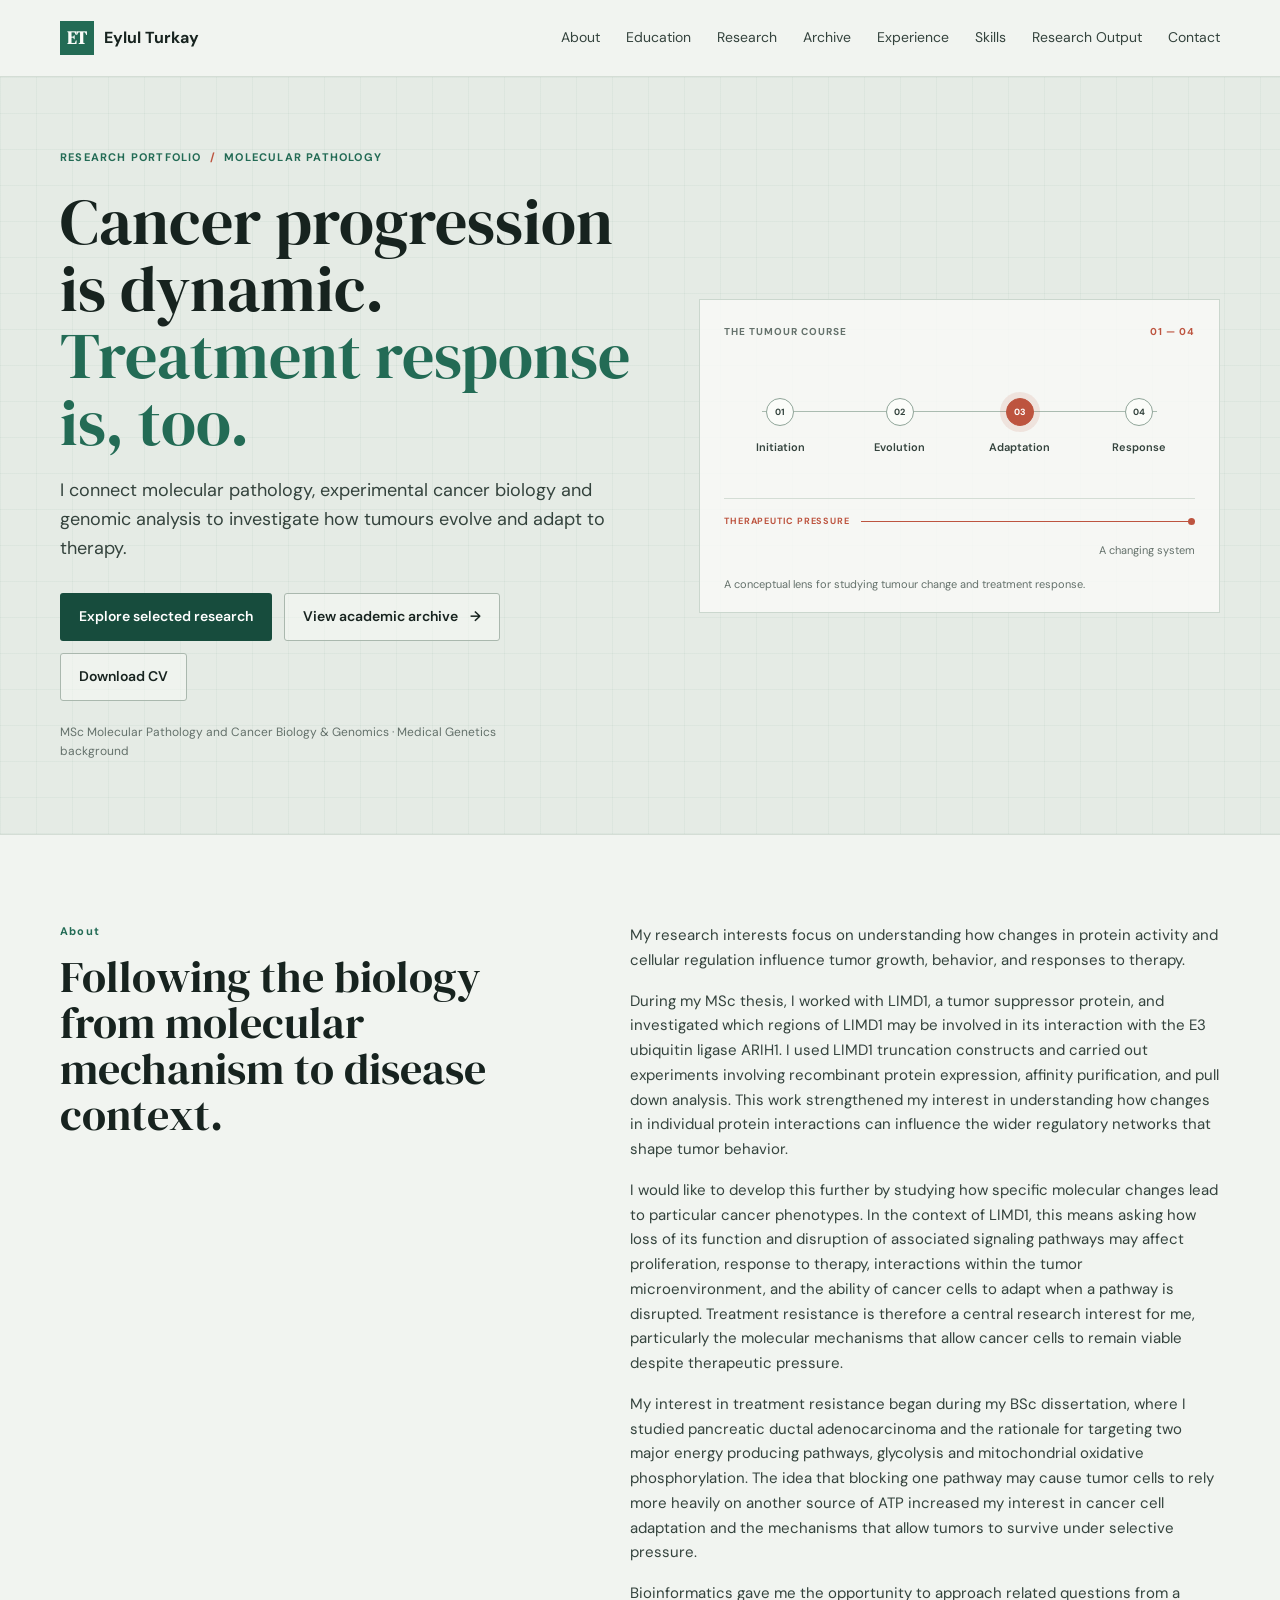
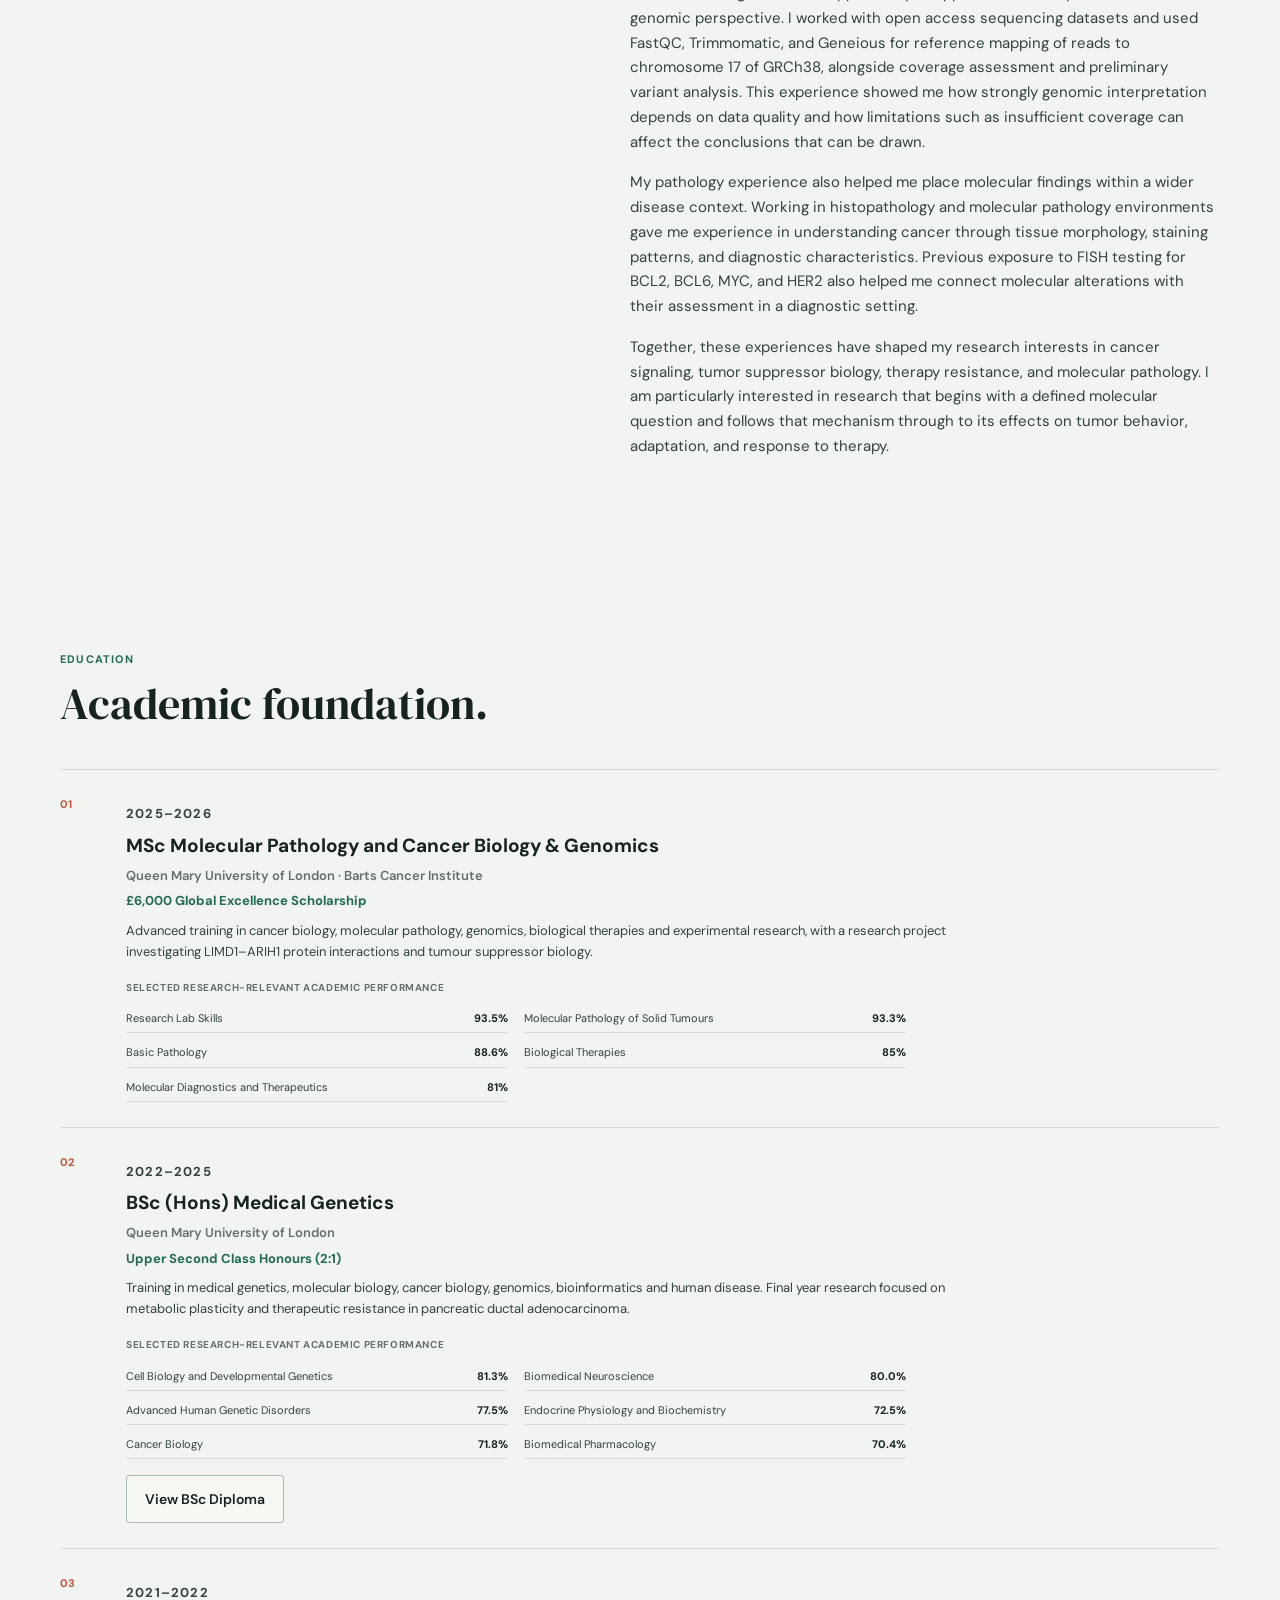
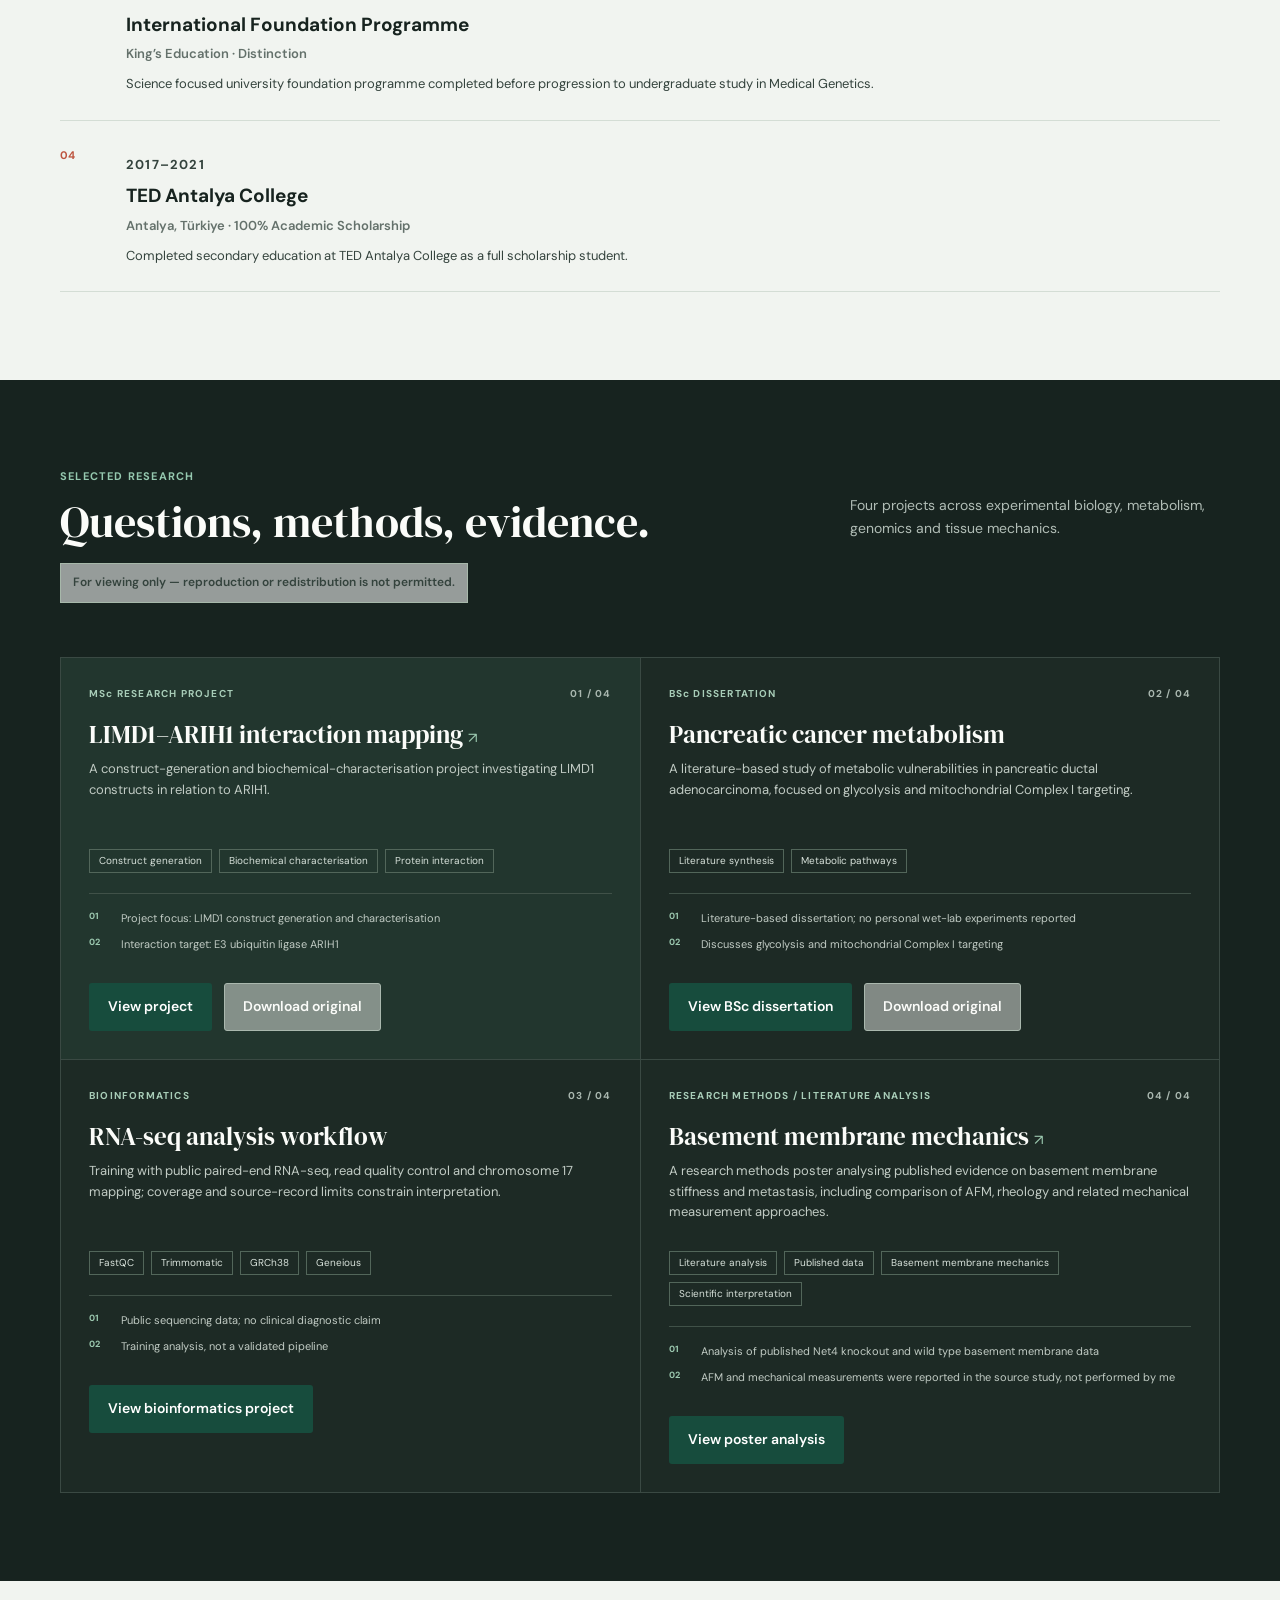
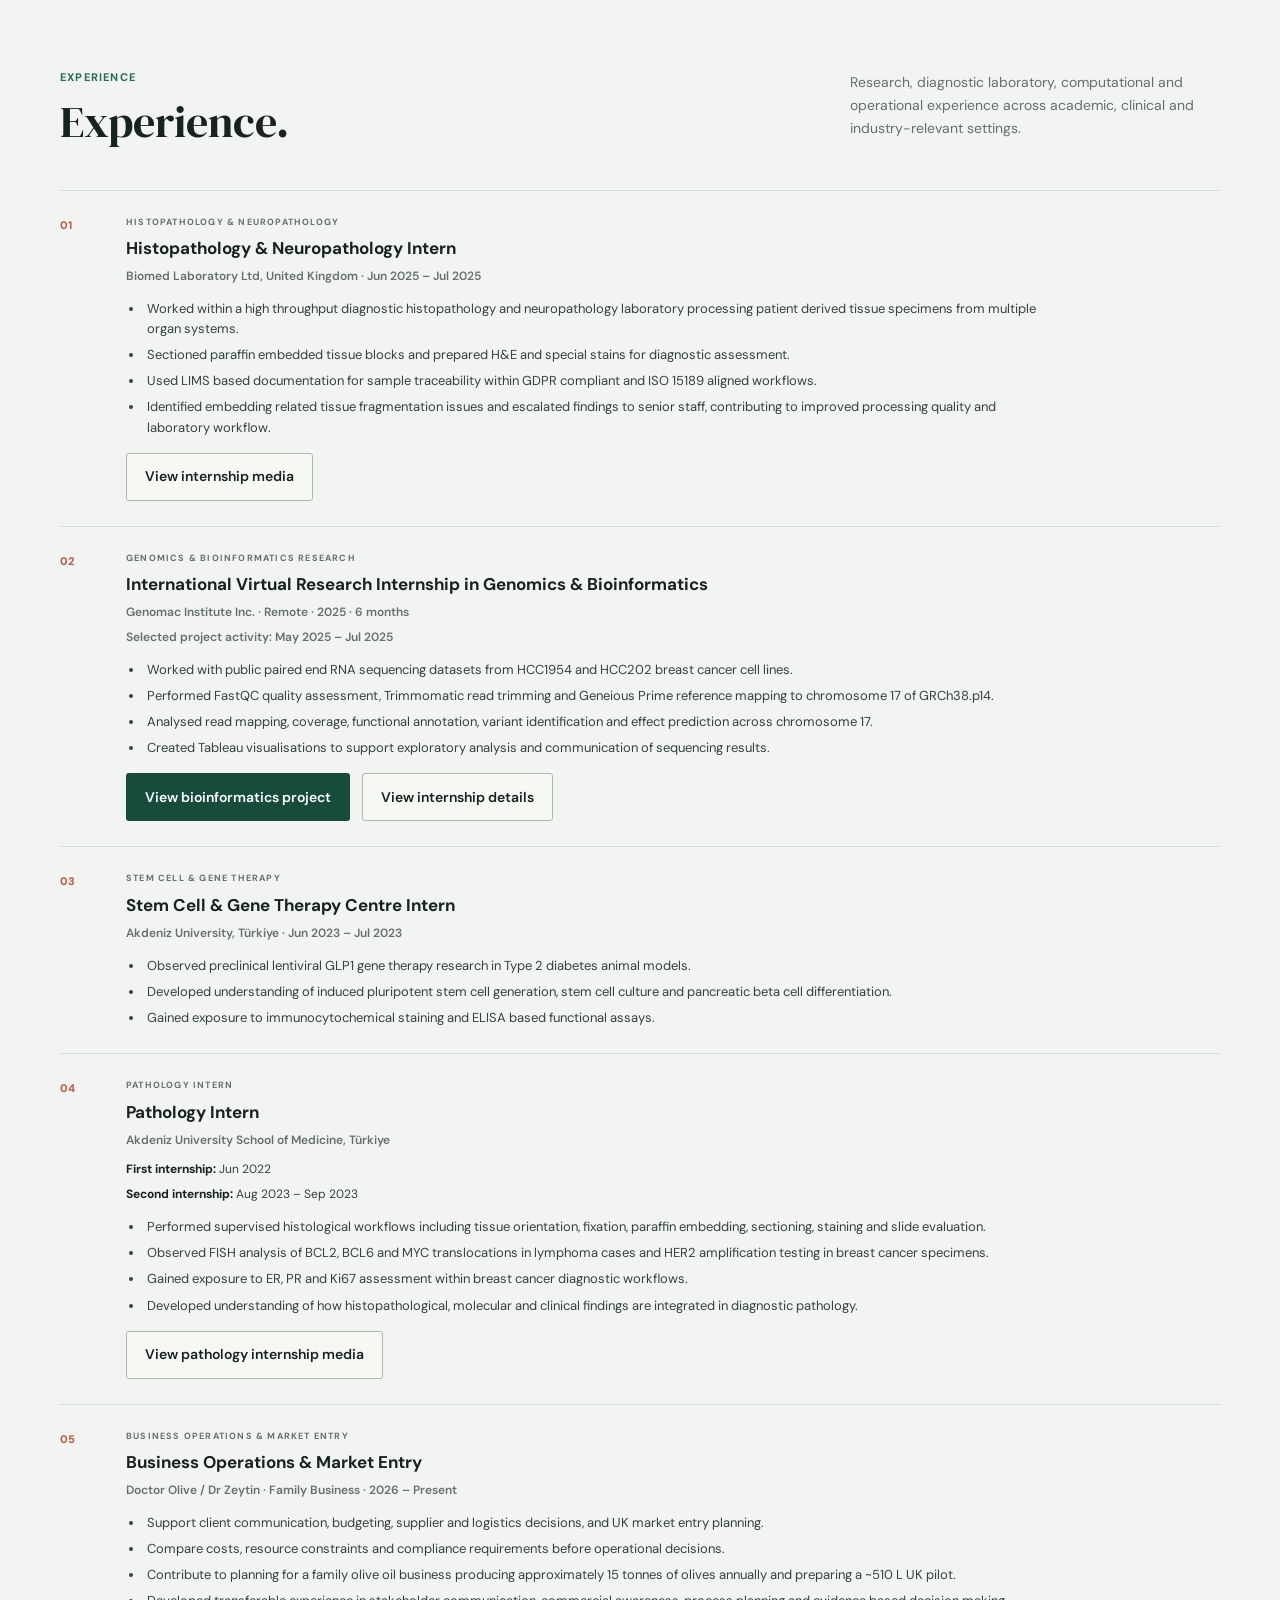
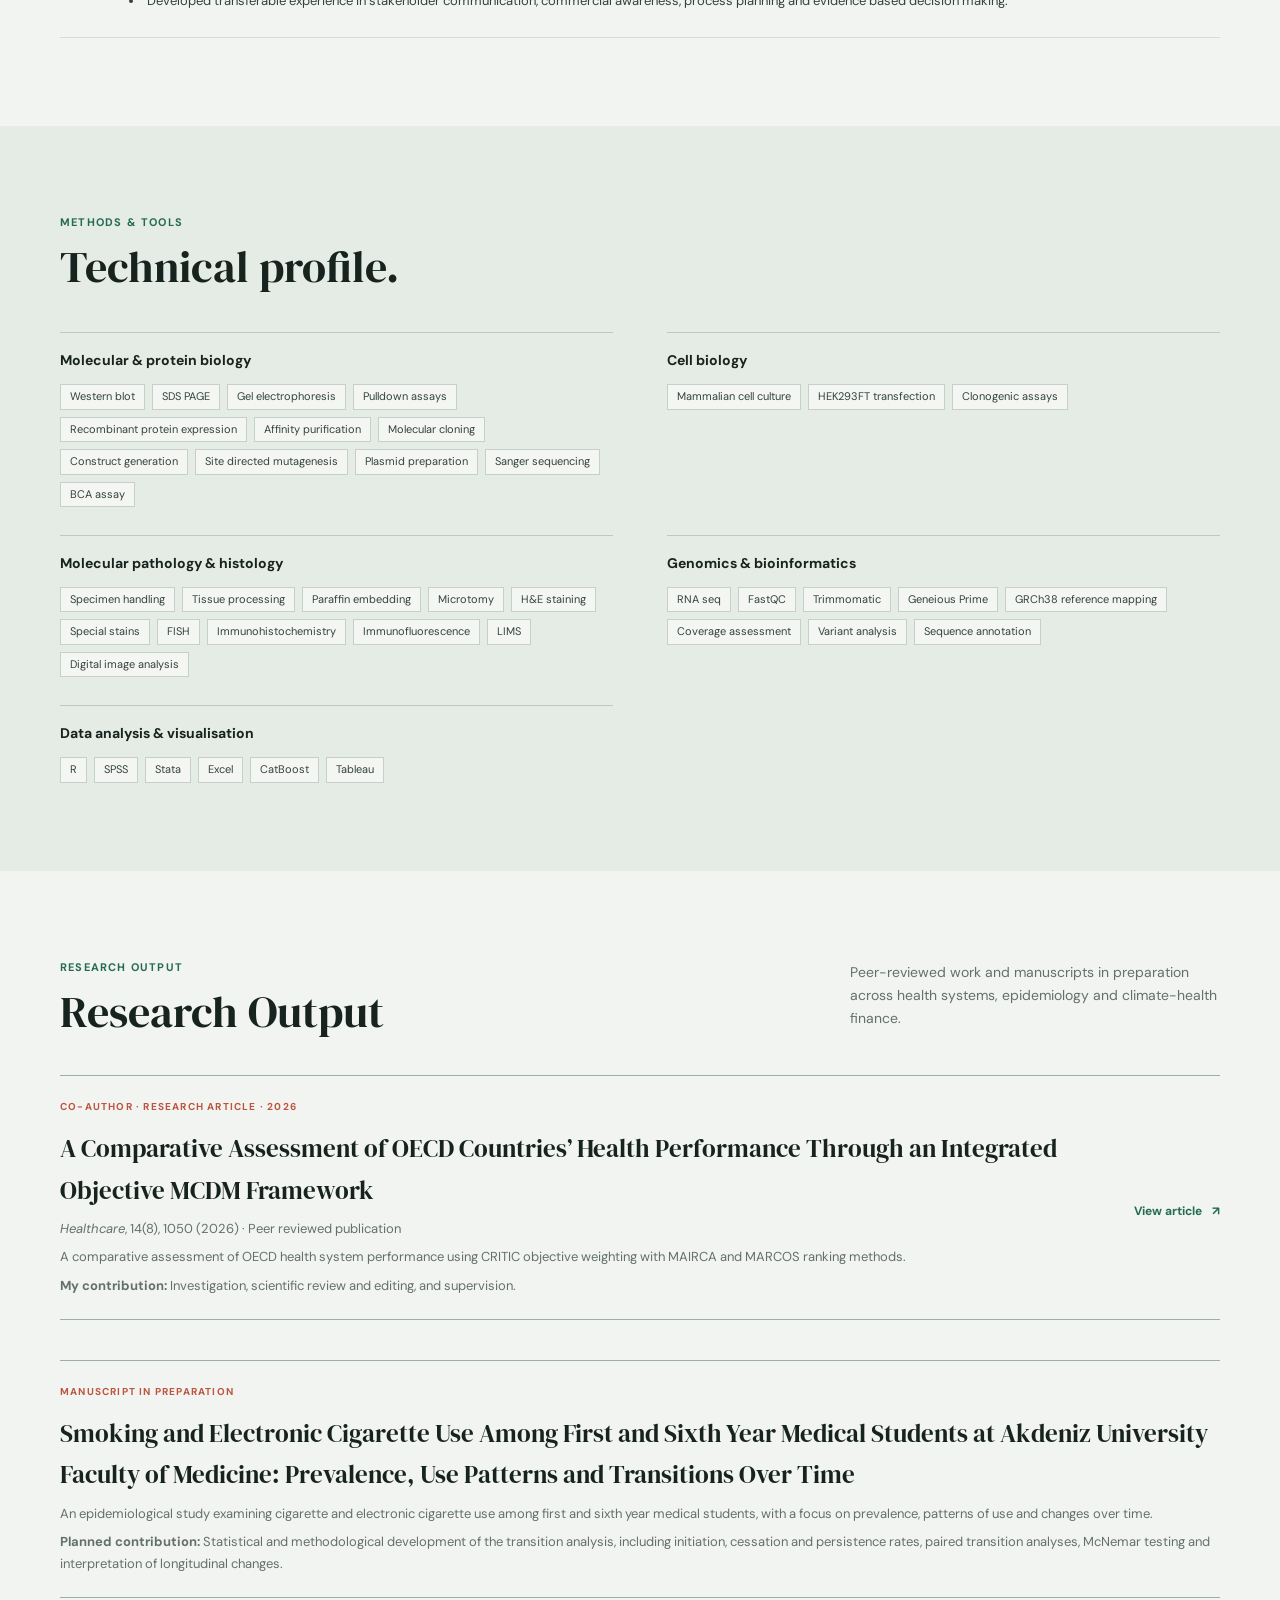
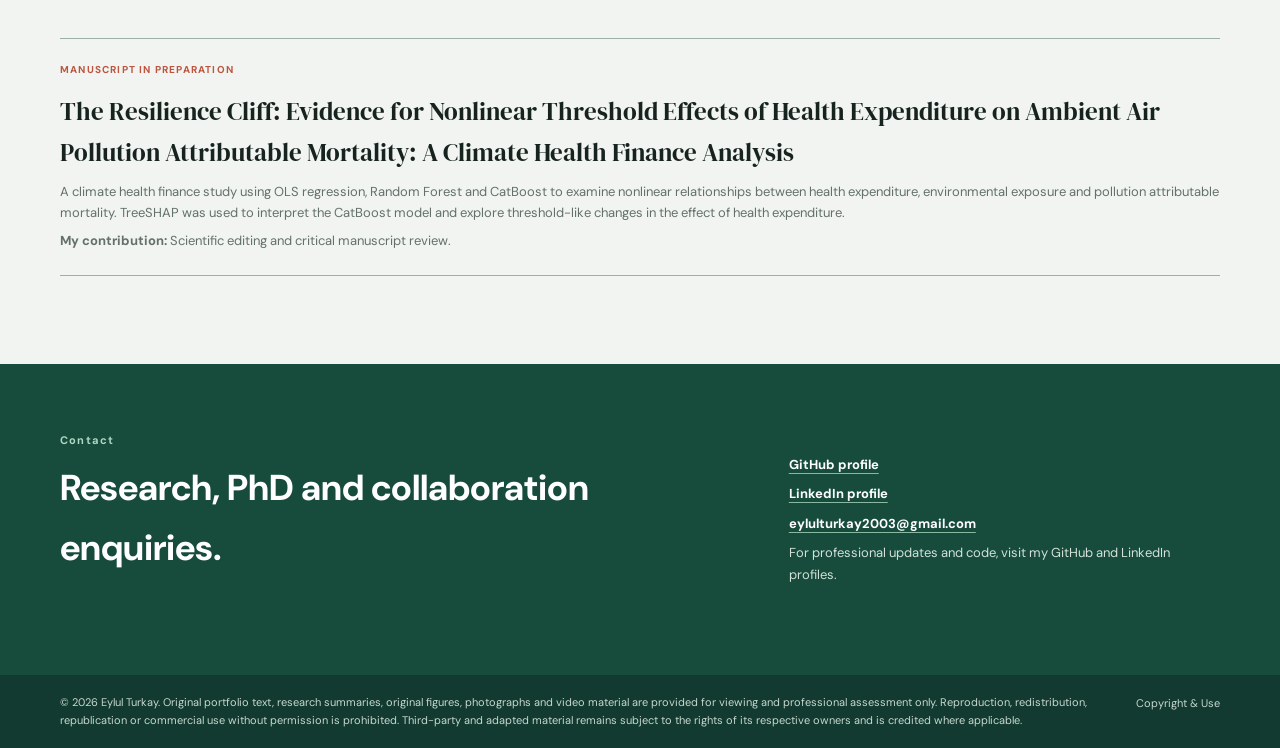
<file: index.html>
<!DOCTYPE html>
<html lang="en">
<head>
	<meta charset="UTF-8" />
	<meta name="viewport" content="width=device-width, initial-scale=1.0" />
	<meta
		name="description"
		content="Research portfolio focused on tumour suppressor biology, protein interactions, therapy resistance, cancer genomics, molecular pathology and translational oncology."
	/>
	<meta name="theme-color" content="#edf2ee" />
	<title>Eylul Turkay | Cancer Biology, Molecular Pathology &amp; Genomics</title>

	<link rel="preconnect" href="https://fonts.googleapis.com" />
	<link rel="preconnect" href="https://fonts.gstatic.com" crossorigin />
	<link
		href="https://fonts.googleapis.com/css2?family=DM+Sans:wght@400;500;600;700&family=DM+Serif+Display&display=swap"
		rel="stylesheet"
	/>

	<link rel="stylesheet" href="styles.css" />
</head>

<body>
	<header class="site-header">
		<div class="container nav-wrapper">
			<a class="brand" href="#top"><span class="brand-mark" aria-hidden="true">ET</span><span>Eylul Turkay</span></a>

			<button class="menu-toggle" id="menuToggle" aria-label="Open navigation" aria-expanded="false" aria-controls="mainNav">
				<span></span>
				<span></span>
				<span></span>
			</button>

			<nav class="nav" id="mainNav" aria-label="Main navigation">
				<a href="#about">About</a>
				<a href="#education">Education</a>
				<a href="#research">Research</a>
				<a href="archive.html">Archive</a>
				<a href="#experience">Experience</a>
				<a href="#skills">Skills</a>
				<a href="#publications">Research Output</a>
				<a href="#contact">Contact</a>
			</nav>
		</div>
	</header>

	<main id="top">
		<section class="hero" aria-labelledby="hero-title">
			<div class="container hero-layout">
				<div class="hero-copy">
					<p class="eyebrow">RESEARCH PORTFOLIO <span> / </span> MOLECULAR PATHOLOGY</p>
					<h1 id="hero-title">Cancer progression is dynamic. <em>Treatment response is, too.</em></h1>
					<p class="hero-text">
						I connect molecular pathology, experimental cancer biology and genomic analysis to investigate how tumours evolve and adapt to therapy.
					</p>
					<div class="hero-actions">
						<a class="button button-primary" href="#research">Explore selected research</a>
						<a class="button button-outline" href="archive.html">View academic archive <span aria-hidden="true">→</span></a>
						<a class="button button-outline" href="files/Eylul-Turkay-PhD-CV.docx" target="_blank" rel="noopener noreferrer">Download CV</a>
					</div>
					<p class="hero-note">MSc Molecular Pathology and Cancer Biology &amp; Genomics · Medical Genetics background</p>
				</div>

				<figure class="trajectory-figure" aria-labelledby="trajectory-caption">
					<div class="figure-heading">
						<span>THE TUMOUR COURSE</span>
						<span class="figure-number">01 — 04</span>
					</div>
					<div class="trajectory-track" role="img" aria-label="Conceptual progression from tumour initiation through adaptation and treatment response">
						<div class="trajectory-step">
							<span class="step-marker">01</span>
							<span class="step-name">Initiation</span>
						</div>
						<div class="trajectory-step">
							<span class="step-marker">02</span>
							<span class="step-name">Evolution</span>
						</div>
						<div class="trajectory-step trajectory-step-emphasis">
							<span class="step-marker">03</span>
							<span class="step-name">Adaptation</span>
						</div>
						<div class="trajectory-step">
							<span class="step-marker">04</span>
							<span class="step-name">Response</span>
						</div>
					</div>
					<div class="pressure-band">
						<span>THERAPEUTIC PRESSURE</span>
						<span class="pressure-line" aria-hidden="true"></span>
						<span class="pressure-state">A changing system</span>
					</div>
					<figcaption id="trajectory-caption">A conceptual lens for studying tumour change and treatment response.</figcaption>
				</figure>
			</div>
		</section>

		<section id="about" class="section">
			<div class="container two-column">
				<div>
					<p class="section-label">About</p>
					<h2>Following the biology from molecular mechanism to disease context.</h2>
				</div>

				<div class="section-copy">
					<p>
						My research interests focus on understanding how changes in protein activity and cellular regulation influence tumor growth, behavior, and responses to therapy.
					</p>

					<p>
						During my MSc thesis, I worked with LIMD1, a tumor suppressor protein, and investigated which regions of LIMD1 may be involved in its interaction with the E3 ubiquitin ligase ARIH1. I used LIMD1 truncation constructs and carried out experiments involving recombinant protein expression, affinity purification, and pull down analysis. This work strengthened my interest in understanding how changes in individual protein interactions can influence the wider regulatory networks that shape tumor behavior.
					</p>

					<p>
						I would like to develop this further by studying how specific molecular changes lead to particular cancer phenotypes. In the context of LIMD1, this means asking how loss of its function and disruption of associated signaling pathways may affect proliferation, response to therapy, interactions within the tumor microenvironment, and the ability of cancer cells to adapt when a pathway is disrupted. Treatment resistance is therefore a central research interest for me, particularly the molecular mechanisms that allow cancer cells to remain viable despite therapeutic pressure.
					</p>

					<p>
						My interest in treatment resistance began during my BSc dissertation, where I studied pancreatic ductal adenocarcinoma and the rationale for targeting two major energy producing pathways, glycolysis and mitochondrial oxidative phosphorylation. The idea that blocking one pathway may cause tumor cells to rely more heavily on another source of ATP increased my interest in cancer cell adaptation and the mechanisms that allow tumors to survive under selective pressure.
					</p>

					<p>
						Bioinformatics gave me the opportunity to approach related questions from a genomic perspective. I worked with open access sequencing datasets and used FastQC, Trimmomatic, and Geneious for reference mapping of reads to chromosome 17 of GRCh38, alongside coverage assessment and preliminary variant analysis. This experience showed me how strongly genomic interpretation depends on data quality and how limitations such as insufficient coverage can affect the conclusions that can be drawn.
					</p>

					<p>
						My pathology experience also helped me place molecular findings within a wider disease context. Working in histopathology and molecular pathology environments gave me experience in understanding cancer through tissue morphology, staining patterns, and diagnostic characteristics. Previous exposure to FISH testing for BCL2, BCL6, MYC, and HER2 also helped me connect molecular alterations with their assessment in a diagnostic setting.
					</p>

					<p>
						Together, these experiences have shaped my research interests in cancer signaling, tumor suppressor biology, therapy resistance, and molecular pathology. I am particularly interested in research that begins with a defined molecular question and follows that mechanism through to its effects on tumor behavior, adaptation, and response to therapy.
					</p>
				</div>
			</div>
		</section>

		<section id="education" class="section education-section">
			<div class="container">
				<div class="section-heading">
					<div><p class="section-label">EDUCATION</p><h2>Academic foundation.</h2></div>
				</div>
				<div class="education-list">
					<article class="education-entry">
						<p class="experience-index">01</p>
						<div class="education-main">
							<p class="experience-kicker">2025–2026</p>
							<h3>MSc Molecular Pathology and Cancer Biology &amp; Genomics</h3>
							<p class="education-institution">Queen Mary University of London · Barts Cancer Institute</p>
							<p class="education-award">£6,000 Global Excellence Scholarship</p>
							<p>Advanced training in cancer biology, molecular pathology, genomics, biological therapies and experimental research, with a research project investigating LIMD1–ARIH1 protein interactions and tumour suppressor biology.</p>
							<div class="education-results" aria-label="Selected research-relevant academic performance">
								<h4>Selected research-relevant academic performance</h4>
								<ul>
									<li><span>Research Lab Skills</span><strong>93.5%</strong></li>
									<li><span>Molecular Pathology of Solid Tumours</span><strong>93.3%</strong></li>
									<li><span>Basic Pathology</span><strong>88.6%</strong></li>
									<li><span>Biological Therapies</span><strong>85%</strong></li>
									<li><span>Molecular Diagnostics and Therapeutics</span><strong>81%</strong></li>
								</ul>
							</div>
						</div>
					</article>
					<article class="education-entry">
						<p class="experience-index">02</p>
						<div class="education-main">
							<p class="experience-kicker">2022–2025</p>
							<h3>BSc (Hons) Medical Genetics</h3>
							<p class="education-institution">Queen Mary University of London</p>
							<p class="education-award">Upper Second Class Honours (2:1)</p>
							<p>Training in medical genetics, molecular biology, cancer biology, genomics, bioinformatics and human disease. Final year research focused on metabolic plasticity and therapeutic resistance in pancreatic ductal adenocarcinoma.</p>
							<div class="education-results" aria-label="Selected research-relevant academic performance">
								<h4>Selected research-relevant academic performance</h4>
								<ul>
									<li><span>Cell Biology and Developmental Genetics</span><strong>81.3%</strong></li>
									<li><span>Biomedical Neuroscience</span><strong>80.0%</strong></li>
									<li><span>Advanced Human Genetic Disorders</span><strong>77.5%</strong></li>
									<li><span>Endocrine Physiology and Biochemistry</span><strong>72.5%</strong></li>
									<li><span>Cancer Biology</span><strong>71.8%</strong></li>
									<li><span>Biomedical Pharmacology</span><strong>70.4%</strong></li>
								</ul>
							</div>
							<div class="hero-actions education-actions">
								<a class="button button-outline" href="files/eylul-turkay-bsc-diploma.pdf" target="_blank" rel="noopener noreferrer">View BSc Diploma</a>
							</div>
						</div>
					</article>
					<article class="education-entry">
						<p class="experience-index">03</p>
						<div class="education-main">
							<p class="experience-kicker">2021–2022</p>
							<h3>International Foundation Programme</h3>
							<p class="education-institution">King’s Education · Distinction</p>
							<p>Science focused university foundation programme completed before progression to undergraduate study in Medical Genetics.</p>
						</div>
					</article>
					<article class="education-entry">
						<p class="experience-index">04</p>
						<div class="education-main">
							<p class="experience-kicker">2017–2021</p>
							<h3>TED Antalya College</h3>
							<p class="education-institution">Antalya, Türkiye · 100% Academic Scholarship</p>
							<p>Completed secondary education at TED Antalya College as a full scholarship student.</p>
						</div>
					</article>
				</div>
			</div>
		</section>

		<section id="research" class="section project-section">
			<div class="container">
				<div class="section-heading">
					<div>
						<p class="section-label">SELECTED RESEARCH</p>
						<h2>Questions, methods, evidence.</h2>
					</div>
					<p class="section-intro">Four projects across experimental biology, metabolism, genomics and tissue mechanics.</p>
				</div>
				<p class="viewing-notice">For viewing only — reproduction or redistribution is not permitted.</p>

				<div class="project-grid">
					<article class="project-card project-card-featured">
						<p class="project-type">MSc RESEARCH PROJECT <span>01 / 04</span></p>
						<h3><a href="projects/limd1-arih1.html">LIMD1–ARIH1 interaction mapping <span aria-hidden="true">↗</span></a></h3>
						<p class="project-summary">A construct-generation and biochemical-characterisation project investigating LIMD1 constructs in relation to ARIH1.</p>
						<ul class="tag-list" aria-label="Methods">
							<li>Construct generation</li><li>Biochemical characterisation</li><li>Protein interaction</li>
						</ul>
						<div class="evidence-lines">
							<p><span>01</span>Project focus: LIMD1 construct generation and characterisation</p>
							<p><span>02</span>Interaction target: E3 ubiquitin ligase ARIH1</p>
						</div>
						<div class="hero-actions">
							<a class="button button-primary" href="projects/limd1-arih1.html">View project</a>
							<a class="button button-outline" href="files/dissertations/Msc%20dissertation.pdf" download>Download original</a>
						</div>
					</article>

					<article class="project-card">
						<p class="project-type">BSc DISSERTATION <span>02 / 04</span></p>
						<h3>Pancreatic cancer metabolism</h3>
						<p class="project-summary">A literature-based study of metabolic vulnerabilities in pancreatic ductal adenocarcinoma, focused on glycolysis and mitochondrial Complex I targeting.</p>
						<ul class="tag-list" aria-label="Methods">
							<li>Literature synthesis</li><li>Metabolic pathways</li>
						</ul>
						<div class="evidence-lines">
							<p><span>01</span>Literature-based dissertation; no personal wet-lab experiments reported</p>
							<p><span>02</span>Discusses glycolysis and mitochondrial Complex I targeting</p>
						</div>
						<div class="hero-actions">
							<a class="button button-primary" href="projects/pancreatic-cancer-metabolism.html">View BSc dissertation</a>
							<a class="button button-outline" href="files/dissertations/dissertation_220097611%20final%20.docx" download>Download original</a>
						</div>
					</article>

					<article class="project-card">
						<p class="project-type">BIOINFORMATICS <span>03 / 04</span></p>
						<h3>RNA-seq analysis workflow</h3>
						<p class="project-summary">Training with public paired-end RNA-seq, read quality control and chromosome 17 mapping; coverage and source-record limits constrain interpretation.</p>
						<ul class="tag-list" aria-label="Methods">
							<li>FastQC</li><li>Trimmomatic</li><li>GRCh38</li><li>Geneious</li>
						</ul>
						<div class="evidence-lines">
							<p><span>01</span>Public sequencing data; no clinical diagnostic claim</p>
							<p><span>02</span>Training analysis, not a validated pipeline</p>
						</div>
						<div class="hero-actions">
							<a class="button button-primary" href="projects/variant-calling-internship.html">View bioinformatics project</a>
						</div>
					</article>

					<article class="project-card">
						<p class="project-type">RESEARCH METHODS / LITERATURE ANALYSIS <span>04 / 04</span></p>
						<h3><a href="projects/posters.html#afm-net4">Basement membrane mechanics <span aria-hidden="true">↗</span></a></h3>
						<p class="project-summary">A research methods poster analysing published evidence on basement membrane stiffness and metastasis, including comparison of AFM, rheology and related mechanical measurement approaches.</p>
						<ul class="tag-list" aria-label="Research methods">
							<li>Literature analysis</li><li>Published data</li><li>Basement membrane mechanics</li><li>Scientific interpretation</li>
						</ul>
						<div class="evidence-lines">
							<p><span>01</span>Analysis of published Net4 knockout and wild type basement membrane data</p>
							<p><span>02</span>AFM and mechanical measurements were reported in the source study, not performed by me</p>
						</div>
						<div class="hero-actions">
							<a class="button button-primary" href="projects/posters.html#afm-net4">View poster analysis</a>
						</div>
					</article>
				</div>
			</div>
		</section>

		<section id="experience" class="section experience-section">
			<div class="container">
				<div class="section-heading">
					<div>
						<p class="section-label">EXPERIENCE</p>
						<h2>Experience.</h2>
					</div>
					<p class="section-intro">Research, diagnostic laboratory, computational and operational experience across academic, clinical and industry-relevant settings.</p>
				</div>
				<div class="experience-list">
					<article class="experience-item">
						<p class="experience-index">01</p>
						<div class="experience-content">
							<p class="experience-kicker">HISTOPATHOLOGY &amp; NEUROPATHOLOGY</p>
							<h3>Histopathology &amp; Neuropathology Intern</h3>
							<p class="experience-meta">Biomed Laboratory Ltd, United Kingdom · Jun 2025 – Jul 2025</p>
							<ul class="experience-details">
								<li>Worked within a high throughput diagnostic histopathology and neuropathology laboratory processing patient derived tissue specimens from multiple organ systems.</li>
								<li>Sectioned paraffin embedded tissue blocks and prepared H&amp;E and special stains for diagnostic assessment.</li>
								<li>Used LIMS based documentation for sample traceability within GDPR compliant and ISO 15189 aligned workflows.</li>
								<li>Identified embedding related tissue fragmentation issues and escalated findings to senior staff, contributing to improved processing quality and laboratory workflow.</li>
							</ul>
							<div class="hero-actions experience-actions">
								<a class="button button-outline" href="archive.html#biomed-laboratory">View internship media</a>
							</div>
						</div>
					</article>
					<article class="experience-item">
						<p class="experience-index">02</p>
						<div class="experience-content">
							<p class="experience-kicker">GENOMICS &amp; BIOINFORMATICS RESEARCH</p>
							<h3>International Virtual Research Internship in Genomics &amp; Bioinformatics</h3>
							<p class="experience-meta">Genomac Institute Inc. · Remote · 2025 · 6 months</p>
							<p class="experience-meta">Selected project activity: May 2025 – Jul 2025</p>
							<ul class="experience-details">
								<li>Worked with public paired end RNA sequencing datasets from HCC1954 and HCC202 breast cancer cell lines.</li>
								<li>Performed FastQC quality assessment, Trimmomatic read trimming and Geneious Prime reference mapping to chromosome 17 of GRCh38.p14.</li>
								<li>Analysed read mapping, coverage, functional annotation, variant identification and effect prediction across chromosome 17.</li>
								<li>Created Tableau visualisations to support exploratory analysis and communication of sequencing results.</li>
							</ul>
							<div class="hero-actions experience-actions">
								<a class="button button-primary" href="projects/variant-calling-internship.html">View bioinformatics project</a>
								<a class="button button-outline" href="archive.html#genomac-internship">View internship details</a>
							</div>
						</div>
					</article>
					<article class="experience-item">
						<p class="experience-index">03</p>
						<div class="experience-content">
							<p class="experience-kicker">STEM CELL &amp; GENE THERAPY</p>
							<h3>Stem Cell &amp; Gene Therapy Centre Intern</h3>
							<p class="experience-meta">Akdeniz University, Türkiye · Jun 2023 – Jul 2023</p>
							<ul class="experience-details">
								<li>Observed preclinical lentiviral GLP1 gene therapy research in Type 2 diabetes animal models.</li>
								<li>Developed understanding of induced pluripotent stem cell generation, stem cell culture and pancreatic beta cell differentiation.</li>
								<li>Gained exposure to immunocytochemical staining and ELISA based functional assays.</li>
							</ul>
						</div>
					</article>
					<article class="experience-item">
						<p class="experience-index">04</p>
						<div class="experience-content">
							<p class="experience-kicker">PATHOLOGY INTERN</p>
							<h3>Pathology Intern</h3>
							<p class="experience-meta">Akdeniz University School of Medicine, Türkiye</p>
							<div class="experience-dates">
								<p><strong>First internship:</strong> Jun 2022</p>
								<p><strong>Second internship:</strong> Aug 2023 – Sep 2023</p>
							</div>
							<ul class="experience-details">
								<li>Performed supervised histological workflows including tissue orientation, fixation, paraffin embedding, sectioning, staining and slide evaluation.</li>
								<li>Observed FISH analysis of BCL2, BCL6 and MYC translocations in lymphoma cases and HER2 amplification testing in breast cancer specimens.</li>
								<li>Gained exposure to ER, PR and Ki67 assessment within breast cancer diagnostic workflows.</li>
								<li>Developed understanding of how histopathological, molecular and clinical findings are integrated in diagnostic pathology.</li>
							</ul>
							<div class="hero-actions experience-actions">
								<a class="button button-outline" href="archive.html#akdeniz-pathology-internship">View pathology internship media</a>
							</div>
						</div>
					</article>
					<article class="experience-item">
						<p class="experience-index">05</p>
						<div class="experience-content">
							<p class="experience-kicker">BUSINESS OPERATIONS &amp; MARKET ENTRY</p>
							<h3>Business Operations &amp; Market Entry</h3>
							<p class="experience-meta">Doctor Olive / Dr Zeytin · Family Business · 2026 – Present</p>
							<ul class="experience-details">
								<li>Support client communication, budgeting, supplier and logistics decisions, and UK market entry planning.</li>
								<li>Compare costs, resource constraints and compliance requirements before operational decisions.</li>
								<li>Contribute to planning for a family olive oil business producing approximately 15 tonnes of olives annually and preparing a ~510 L UK pilot.</li>
								<li>Developed transferable experience in stakeholder communication, commercial awareness, process planning and evidence based decision making.</li>
							</ul>
						</div>
					</article>
				</div>
			</div>
		</section>

		<section id="skills" class="section skills-section">
			<div class="container">
				<div class="section-heading">
					<div><p class="section-label">METHODS &amp; TOOLS</p><h2>Technical profile.</h2></div>
				</div>

				<div class="skills-grid">
					<div class="skill-block">
						<h3>Molecular &amp; protein biology</h3>
						<ul class="tag-list"><li>Western blot</li><li>SDS PAGE</li><li>Gel electrophoresis</li><li>Pulldown assays</li><li>Recombinant protein expression</li><li>Affinity purification</li><li>Molecular cloning</li><li>Construct generation</li><li>Site directed mutagenesis</li><li>Plasmid preparation</li><li>Sanger sequencing</li><li>BCA assay</li></ul>
					</div>

					<div class="skill-block">
						<h3>Cell biology</h3>
						<ul class="tag-list"><li>Mammalian cell culture</li><li>HEK293FT transfection</li><li>Clonogenic assays</li></ul>
					</div>

					<div class="skill-block">
						<h3>Molecular pathology &amp; histology</h3>
						<ul class="tag-list"><li>Specimen handling</li><li>Tissue processing</li><li>Paraffin embedding</li><li>Microtomy</li><li>H&amp;E staining</li><li>Special stains</li><li>FISH</li><li>Immunohistochemistry</li><li>Immunofluorescence</li><li>LIMS</li><li>Digital image analysis</li></ul>
					</div>

					<div class="skill-block">
						<h3>Genomics &amp; bioinformatics</h3>
						<ul class="tag-list"><li>RNA seq</li><li>FastQC</li><li>Trimmomatic</li><li>Geneious Prime</li><li>GRCh38 reference mapping</li><li>Coverage assessment</li><li>Variant analysis</li><li>Sequence annotation</li></ul>
					</div>

					<div class="skill-block">
						<h3>Data analysis &amp; visualisation</h3>
						<ul class="tag-list"><li>R</li><li>SPSS</li><li>Stata</li><li>Excel</li><li>CatBoost</li><li>Tableau</li></ul>
					</div>
				</div>
			</div>
		</section>

		<section id="publications" class="section publications-section">
			<div class="container">
				<div class="section-heading">
					<div><p class="section-label">RESEARCH OUTPUT</p><h2>Research Output</h2></div>
					<p class="section-intro">Peer-reviewed work and manuscripts in preparation across health systems, epidemiology and climate-health finance.</p>
				</div>
				<article class="publication-entry">
					<p class="publication-type">CO-AUTHOR · RESEARCH ARTICLE · 2026</p>
					<div class="publication-detail">
						<div>
							<h3>A Comparative Assessment of OECD Countries’ Health Performance Through an Integrated Objective MCDM Framework</h3>
							<p><em>Healthcare</em>, 14(8), 1050 (2026) · Peer reviewed publication</p>
							<p>A comparative assessment of OECD health system performance using CRITIC objective weighting with MAIRCA and MARCOS ranking methods.</p>
							<p><strong>My contribution:</strong> Investigation, scientific review and editing, and supervision.</p>
						</div>
						<a class="text-link" href="https://www.mdpi.com/2227-9032/14/8/1050" target="_blank" rel="noopener noreferrer">View article <span aria-hidden="true">↗</span></a>
					</div>
				</article>
				<article class="publication-entry">
					<p class="publication-type">MANUSCRIPT IN PREPARATION</p>
					<div class="publication-detail">
						<div>
							<h3>Smoking and Electronic Cigarette Use Among First and Sixth Year Medical Students at Akdeniz University Faculty of Medicine: Prevalence, Use Patterns and Transitions Over Time</h3>
							<p>An epidemiological study examining cigarette and electronic cigarette use among first and sixth year medical students, with a focus on prevalence, patterns of use and changes over time.</p>
							<p><strong>Planned contribution:</strong> Statistical and methodological development of the transition analysis, including initiation, cessation and persistence rates, paired transition analyses, McNemar testing and interpretation of longitudinal changes.</p>
						</div>
					</div>
				</article>
				<article class="publication-entry">
					<p class="publication-type">MANUSCRIPT IN PREPARATION</p>
					<div class="publication-detail">
						<div>
							<h3>The Resilience Cliff: Evidence for Nonlinear Threshold Effects of Health Expenditure on Ambient Air Pollution Attributable Mortality: A Climate Health Finance Analysis</h3>
							<p>A climate health finance study using OLS regression, Random Forest and CatBoost to examine nonlinear relationships between health expenditure, environmental exposure and pollution attributable mortality. TreeSHAP was used to interpret the CatBoost model and explore threshold-like changes in the effect of health expenditure.</p>
							<p><strong>My contribution:</strong> Scientific editing and critical manuscript review.</p>
						</div>
					</div>
				</article>
			</div>
		</section>

		<section id="contact" class="contact-section">
			<div class="container contact-layout">
				<div>
					<p class="section-label">Contact</p>
					<h2>Research, PhD and collaboration enquiries.</h2>
				</div>

				<div class="contact-links">
					<a
						href="https://github.com/eylulturkay2003"
						target="_blank"
						rel="noopener noreferrer"
					>
						GitHub profile
					</a>

					<a href="https://www.linkedin.com/in/eylul-turkay" target="_blank" rel="noopener noreferrer">LinkedIn profile</a>
					<a href="mailto:eylulturkay2003@gmail.com">eylulturkay2003@gmail.com</a>
					<span>For professional updates and code, visit my GitHub and LinkedIn profiles.</span>
				</div>
			</div>
		</section>
	</main>

	<footer class="footer">
		<div class="container footer-inner">
			<p>© 2026 Eylul Turkay. Original portfolio text, research summaries, original figures, photographs and video material are provided for viewing and professional assessment only. Reproduction, redistribution, republication or commercial use without permission is prohibited. Third-party and adapted material remains subject to the rights of its respective owners and is credited where applicable.</p>
			<a href="copyright.html">Copyright &amp; Use</a>
		</div>
	</footer>

	<script src="script.js"></script>
</body>
</html>
</file>
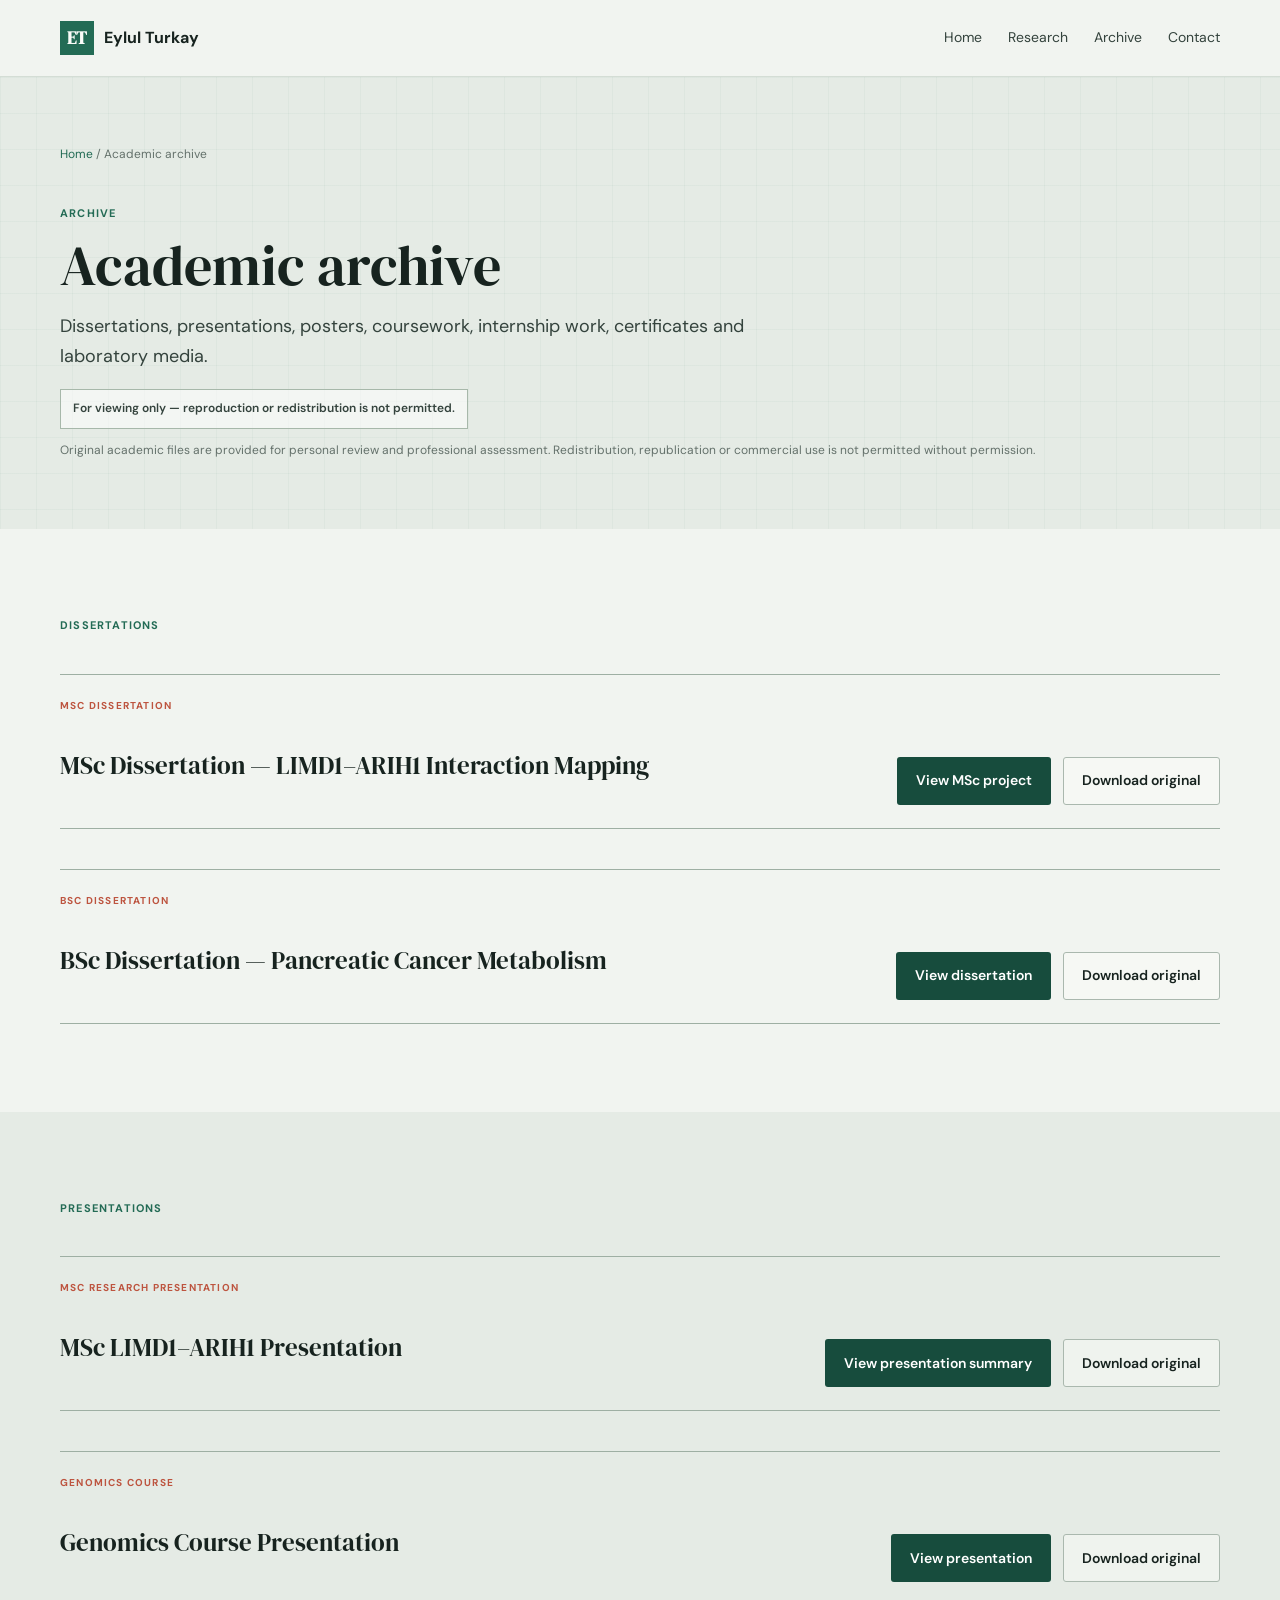
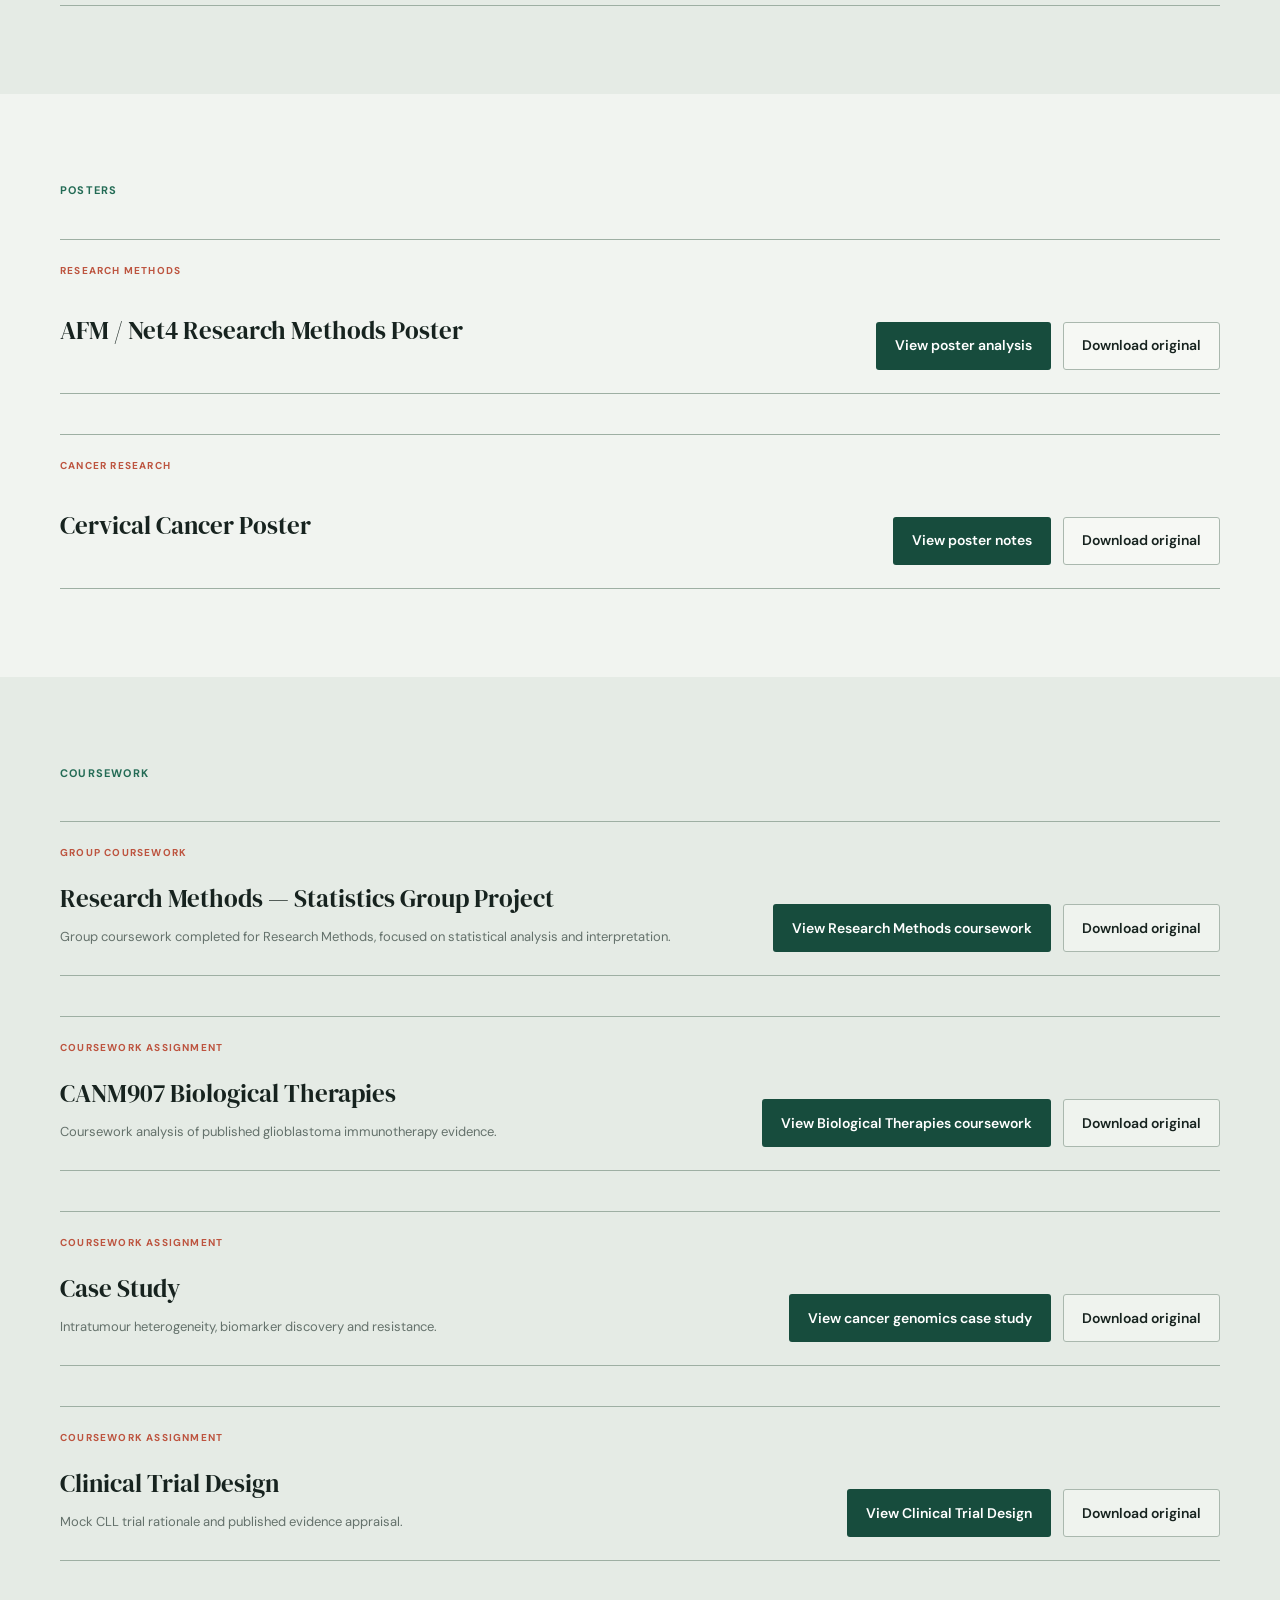
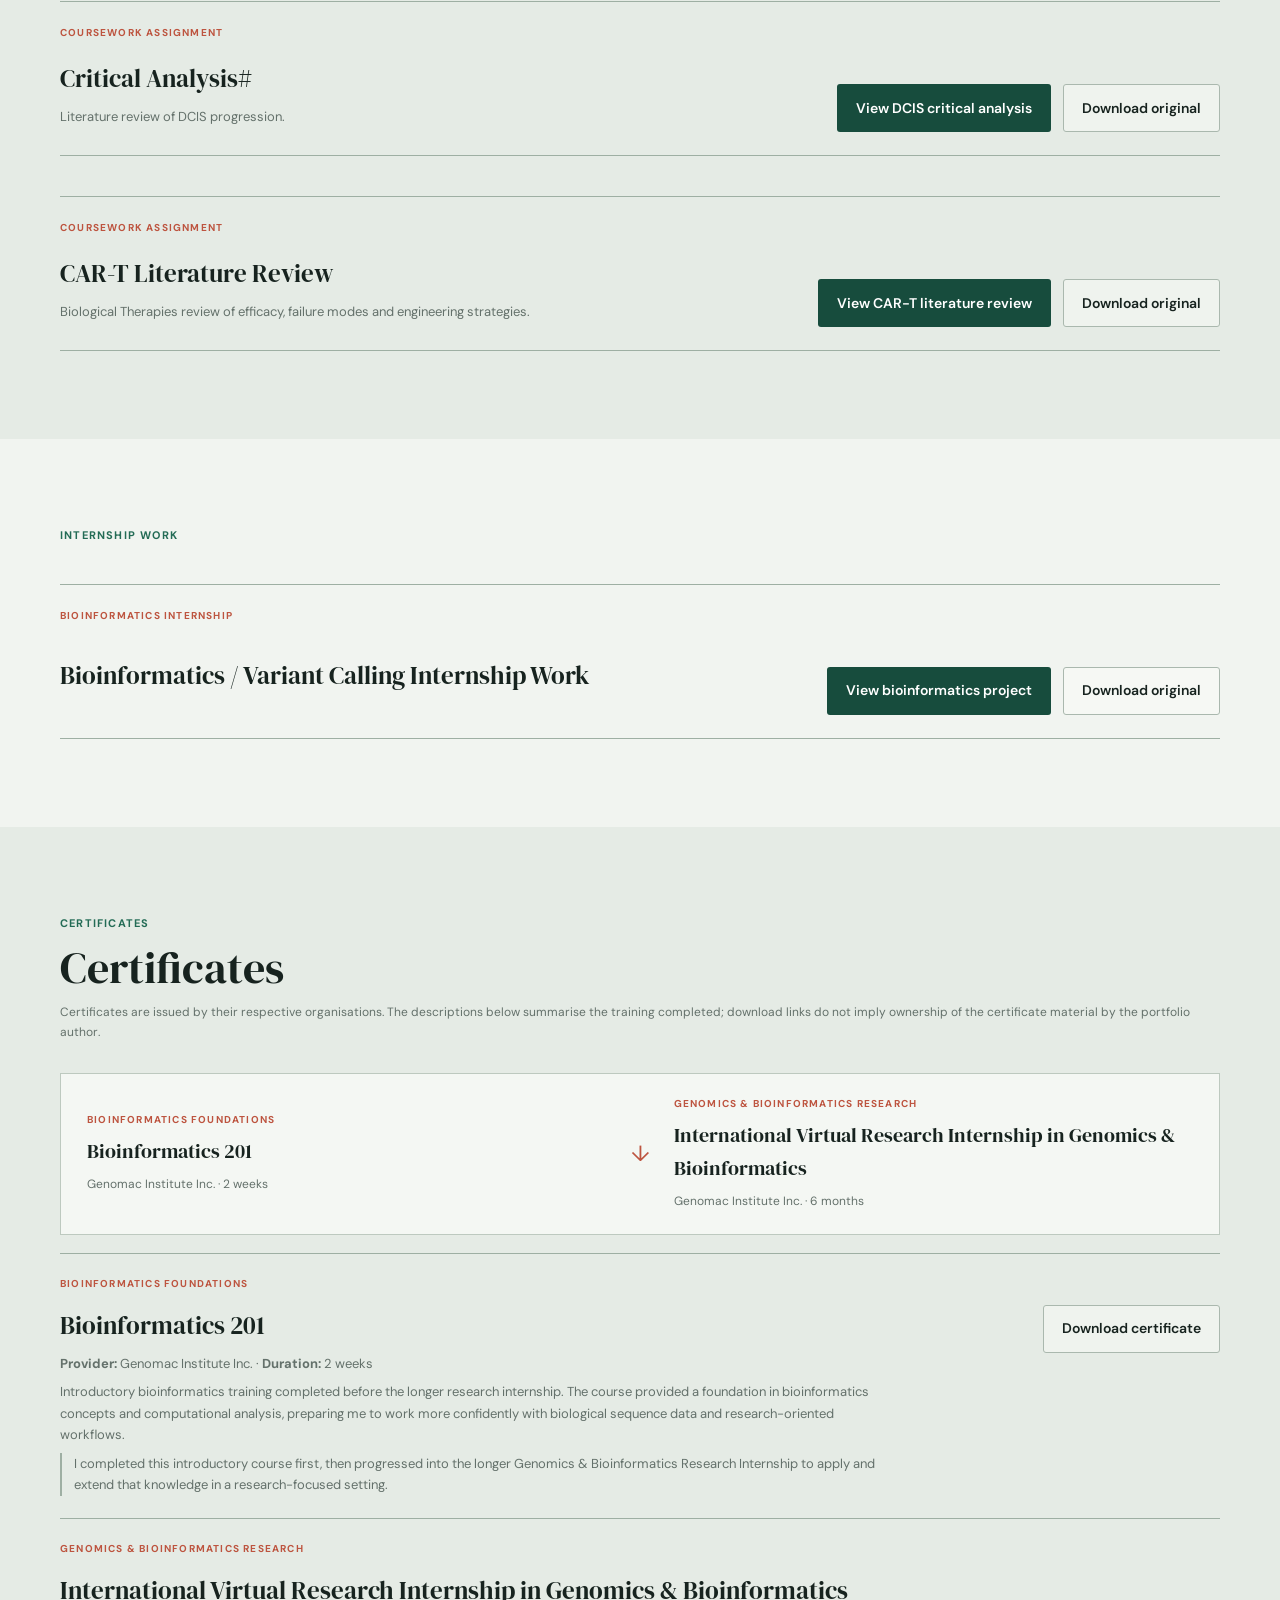
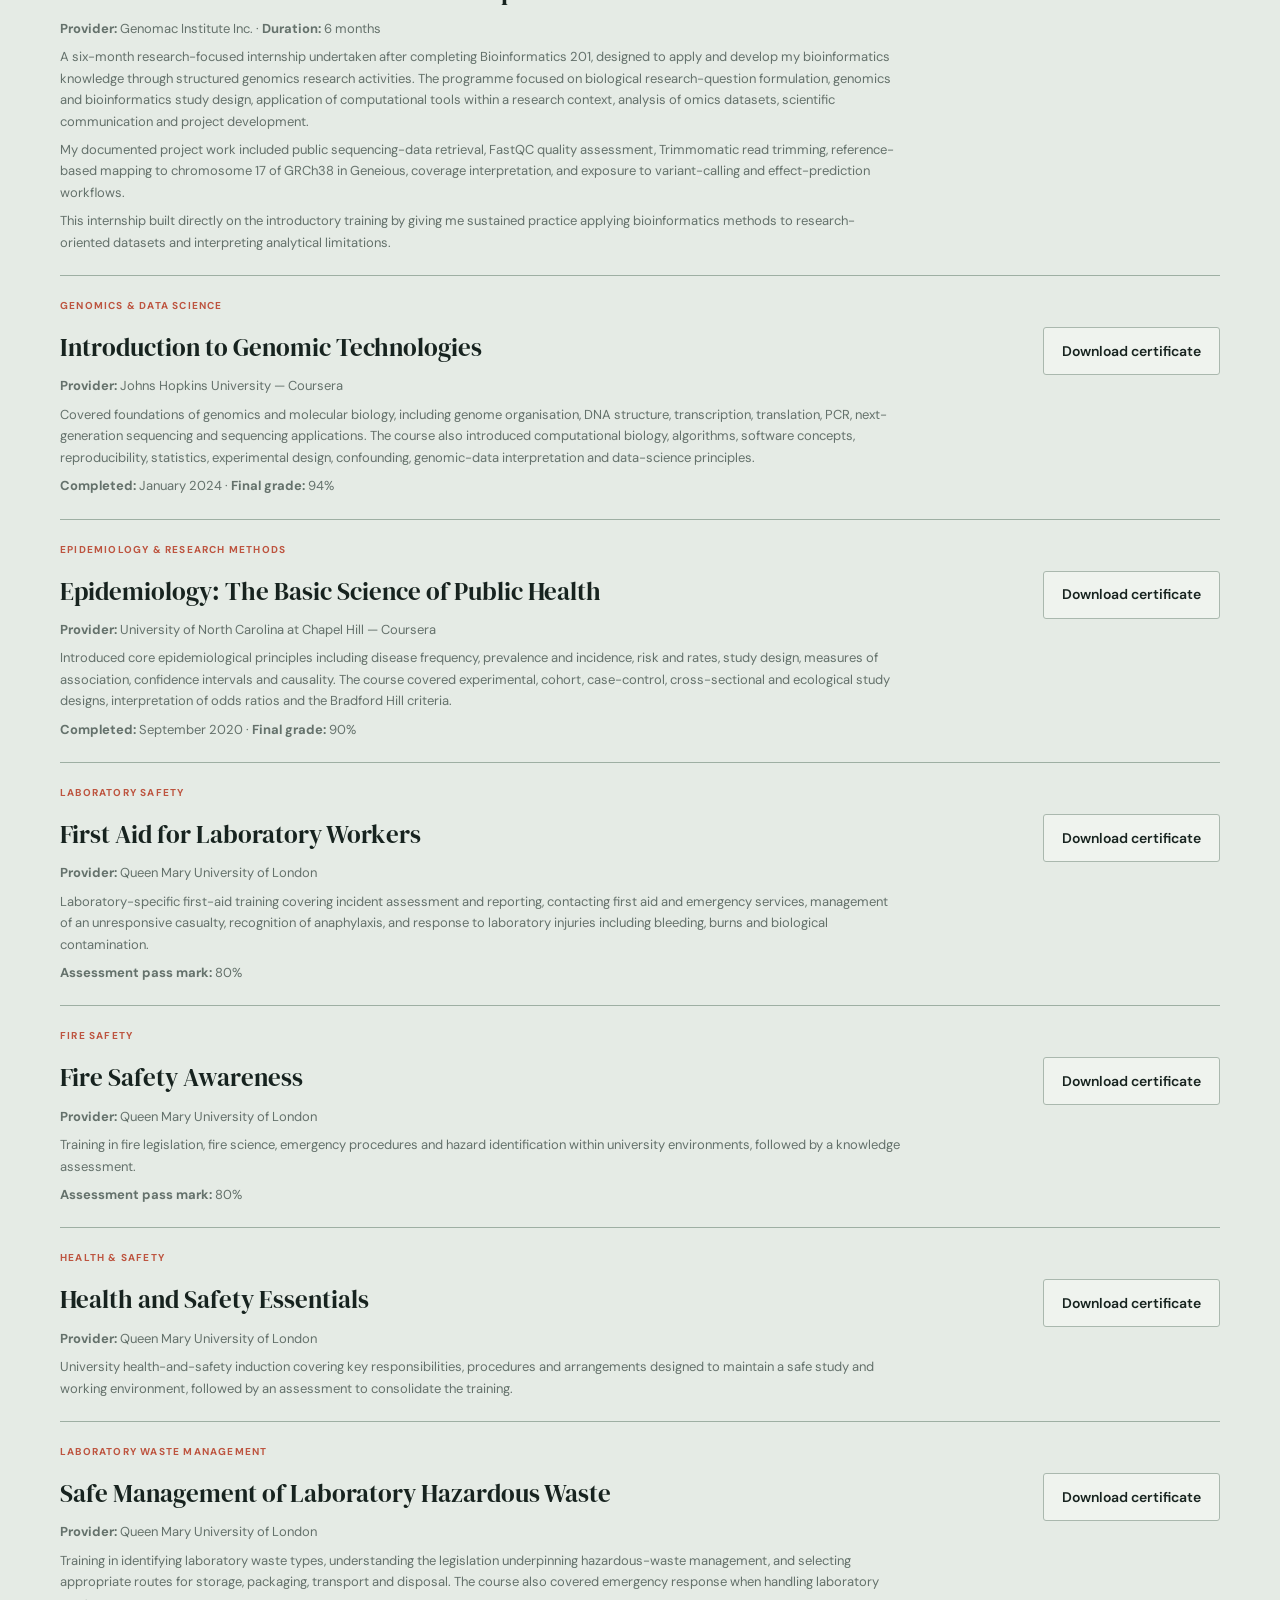
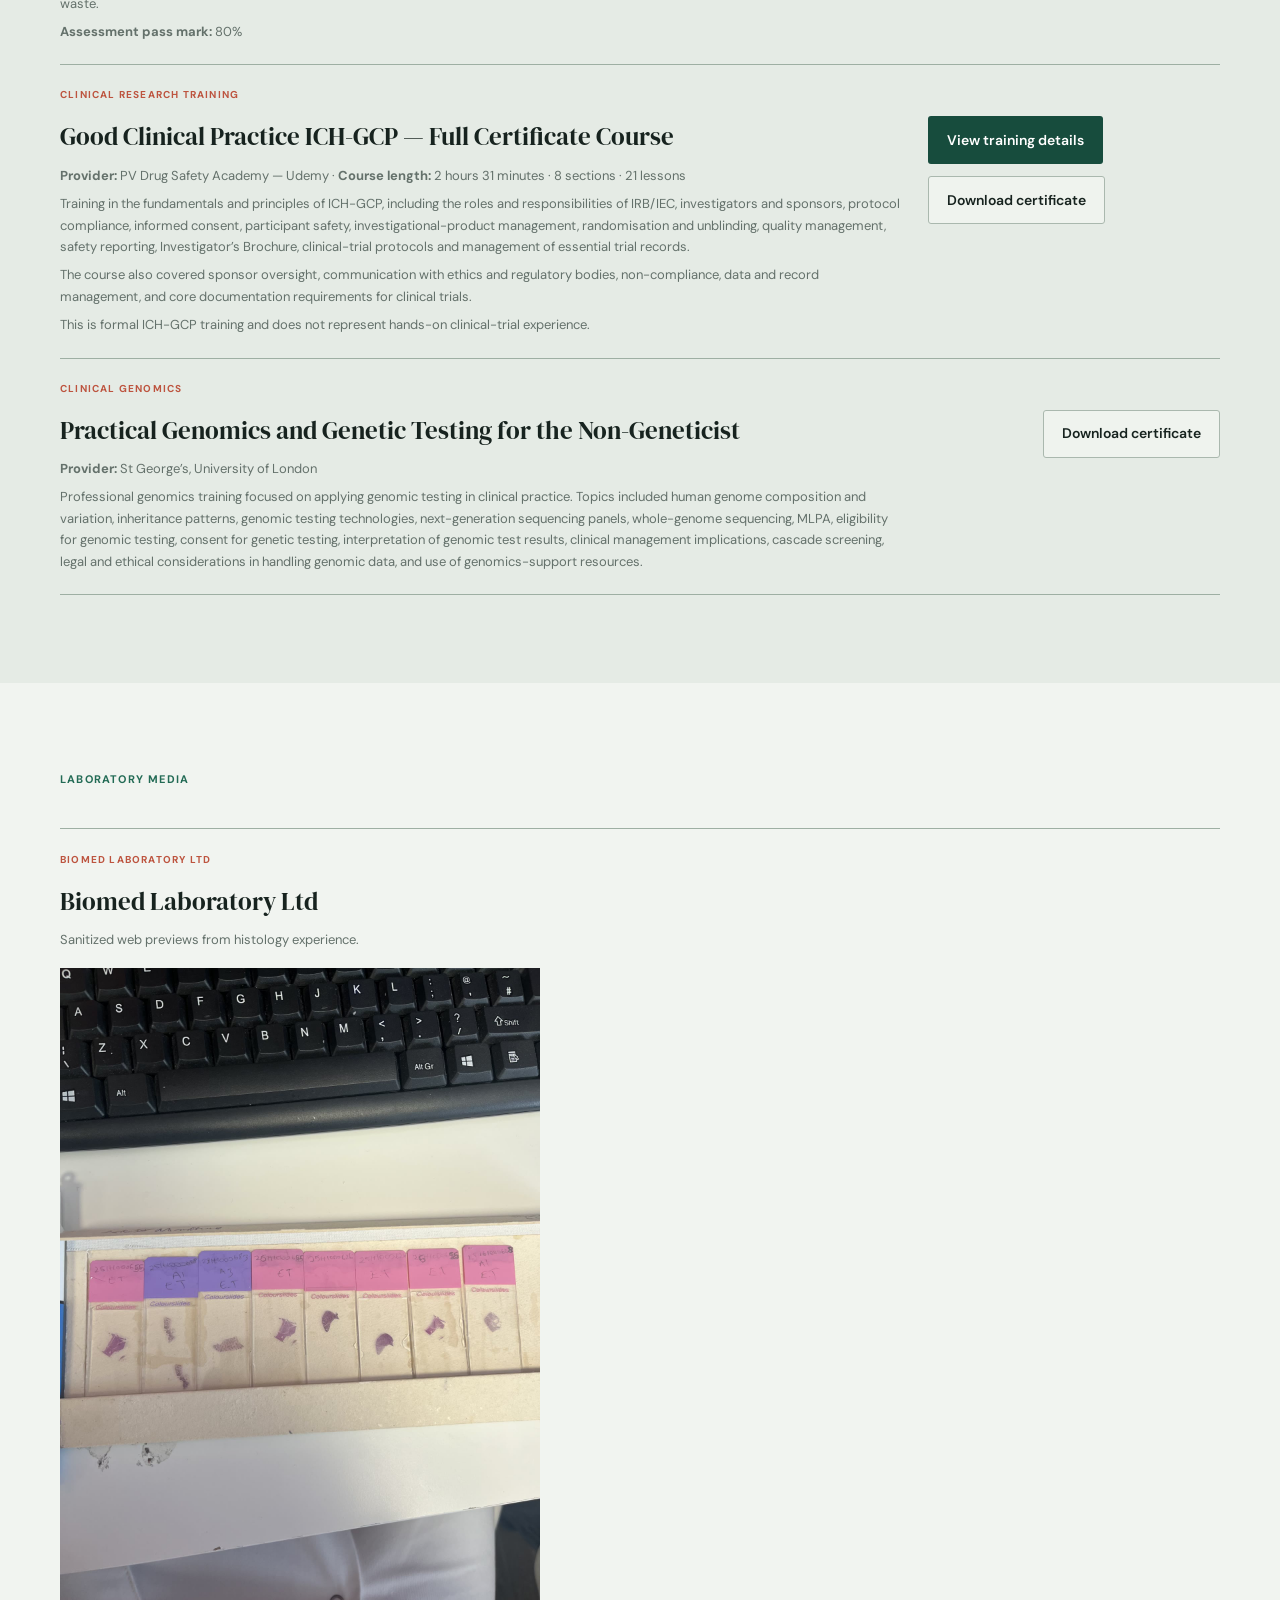
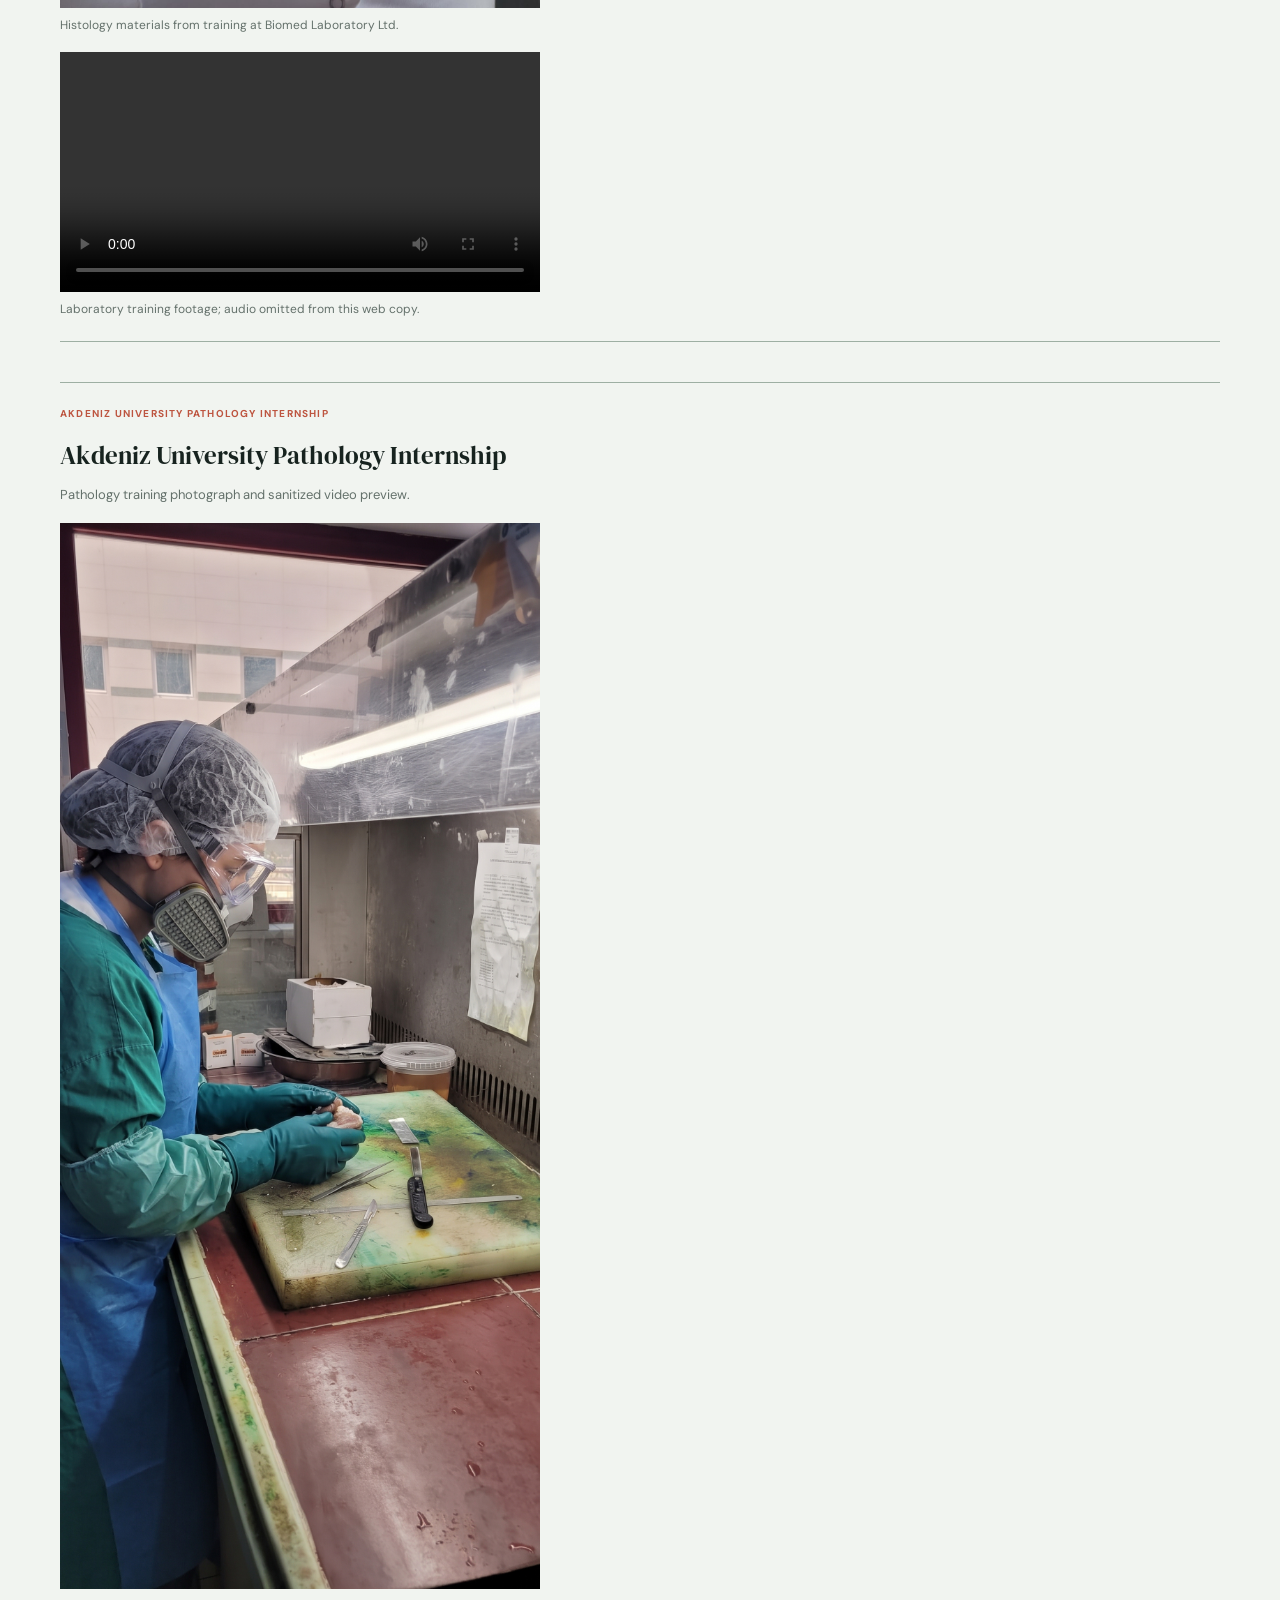
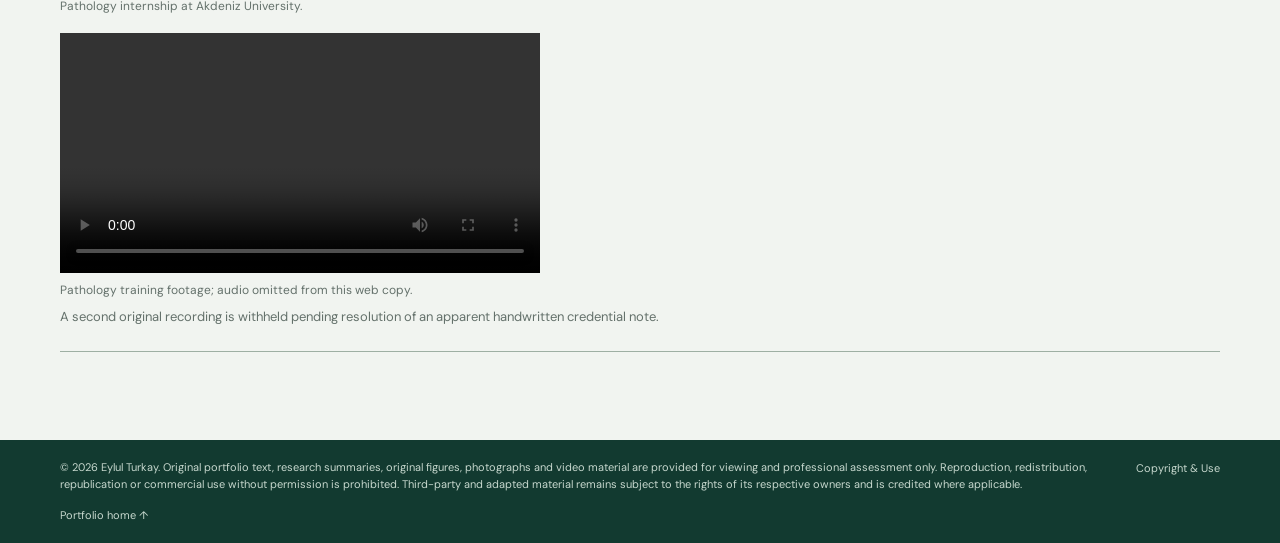
<file: archive.html>
<!DOCTYPE html>
<html lang="en">
<head>
	<meta charset="UTF-8" />
	<meta name="viewport" content="width=device-width, initial-scale=1.0" />
	<meta name="description" content="Academic archive of dissertations, presentations, posters, coursework, internship work, certificates and laboratory media for Eylul Turkay." />
	<meta name="theme-color" content="#edf2ee" />
	<title>Academic Archive | Eylul Turkay</title>

	<link rel="preconnect" href="https://fonts.googleapis.com" />
	<link rel="preconnect" href="https://fonts.gstatic.com" crossorigin />
	<link
		href="https://fonts.googleapis.com/css2?family=DM+Sans:wght@400;500;600;700&family=DM+Serif+Display&display=swap"
		rel="stylesheet"
	/>

	<link rel="stylesheet" href="styles.css" />
</head>

<body>
	<header class="site-header">
		<div class="container nav-wrapper">
			<a class="brand" href="index.html#top"><span class="brand-mark" aria-hidden="true">ET</span><span>Eylul Turkay</span></a>

			<button class="menu-toggle" id="menuToggle" aria-label="Open navigation" aria-expanded="false" aria-controls="mainNav">
				<span></span>
				<span></span>
				<span></span>
			</button>

			<nav class="nav" id="mainNav" aria-label="Main navigation">
				<a href="index.html#top">Home</a>
				<a href="index.html#research">Research</a>
				<a href="archive.html" aria-current="page">Archive</a>
				<a href="index.html#contact">Contact</a>
			</nav>
		</div>
	</header>

	<main id="top">
		<section class="detail-hero">
			<div class="container">
				<p class="breadcrumb"><a href="index.html">Home</a> / Academic archive</p>
				<p class="section-label">ARCHIVE</p>
				<h1>Academic archive</h1>
				<p class="detail-lead">Dissertations, presentations, posters, coursework, internship work, certificates and laboratory media.</p>
				<div class="viewing-notice">For viewing only — reproduction or redistribution is not permitted.</div>
				<p class="archive-note">Original academic files are provided for personal review and professional assessment. Redistribution, republication or commercial use is not permitted without permission.</p>
			</div>
		</section>

		<section class="section" aria-label="Dissertations">
			<div class="container">
				<p class="section-label">DISSERTATIONS</p>
				<article class="publication-entry">
					<p class="publication-type">MSC DISSERTATION</p>
					<div class="publication-detail">
						<div><h3>MSc Dissertation — LIMD1–ARIH1 Interaction Mapping</h3></div>
						<div class="hero-actions">
							<a class="button button-primary" href="projects/limd1-arih1.html">View MSc project</a>
							<a class="button button-outline" href="files/dissertations/Msc%20dissertation.pdf" download>Download original</a>
						</div>
					</div>
				</article>
				<article class="publication-entry">
					<p class="publication-type">BSC DISSERTATION</p>
					<div class="publication-detail">
						<div><h3>BSc Dissertation — Pancreatic Cancer Metabolism</h3></div>
						<div class="hero-actions">
							<a class="button button-primary" href="projects/pancreatic-cancer-metabolism.html">View dissertation</a>
							<a class="button button-outline" href="files/dissertations/dissertation_220097611%20final%20.docx" download>Download original</a>
						</div>
					</div>
				</article>
			</div>
		</section>

		<section class="section section-alt" aria-label="Presentations">
			<div class="container">
				<p class="section-label">PRESENTATIONS</p>
				<article class="publication-entry">
					<p class="publication-type">MSC RESEARCH PRESENTATION</p>
					<div class="publication-detail">
						<div><h3>MSc LIMD1–ARIH1 Presentation</h3></div>
						<div class="hero-actions">
							<a class="button button-primary" href="projects/limd1-arih1.html#presentation">View presentation summary</a>
							<a class="button button-outline" href="files/presentations/220097611%20presentation%20Eylul%20Turkay.pptx" download>Download original</a>
						</div>
					</div>
				</article>
				<article class="publication-entry">
					<p class="publication-type">GENOMICS COURSE</p>
					<div class="publication-detail">
						<div><h3>Genomics Course Presentation</h3></div>
						<div class="hero-actions">
							<a class="button button-primary" href="projects/genomics-approaches.html">View presentation</a>
							<a class="button button-outline" href="files/presentations/ppt%20genomic%20approaches%20final.pptx" download>Download original</a>
						</div>
					</div>
				</article>
			</div>
		</section>

		<section class="section" aria-label="Posters">
			<div class="container">
				<p class="section-label">POSTERS</p>
				<article class="publication-entry">
					<p class="publication-type">RESEARCH METHODS</p>
					<div class="publication-detail">
						<div><h3>AFM / Net4 Research Methods Poster</h3></div>
						<div class="hero-actions">
							<a class="button button-primary" href="projects/posters.html#afm-net4">View poster analysis</a>
							<a class="button button-outline" href="files/posters/220097611%20%20Poster%20.pptx" download>Download original</a>
						</div>
					</div>
				</article>
				<article class="publication-entry">
					<p class="publication-type">CANCER RESEARCH</p>
					<div class="publication-detail">
						<div><h3>Cervical Cancer Poster</h3></div>
						<div class="hero-actions">
							<a class="button button-primary" href="projects/posters.html#cervical-cancer">View poster notes</a>
							<a class="button button-outline" href="files/posters/cervical%20cancer%20poster.pdf" download>Download original</a>
						</div>
					</div>
				</article>
			</div>
		</section>

		<section class="section section-alt" aria-label="Coursework">
			<div class="container">
				<p class="section-label">COURSEWORK</p>
				<article class="publication-entry">
					<p class="publication-type">GROUP COURSEWORK</p>
					<div class="publication-detail">
						<div>
							<h3>Research Methods — Statistics Group Project</h3>
							<p>Group coursework completed for Research Methods, focused on statistical analysis and interpretation.</p>
						</div>
						<div class="hero-actions">
							<a class="button button-primary" href="projects/coursework.html#research-methods">View Research Methods coursework</a>
							<a class="button button-outline" href="files/assignments/_CANM937_137%20(DL)%20Research%20Methods.%20Statistics%20Project%20Group.docx" download>Download original</a>
						</div>
					</div>
				</article>
				<article class="publication-entry">
					<p class="publication-type">COURSEWORK ASSIGNMENT</p>
					<div class="publication-detail">
						<div><h3>CANM907 Biological Therapies</h3><p>Coursework analysis of published glioblastoma immunotherapy evidence.</p></div>
						<div class="hero-actions">
							<a class="button button-primary" href="projects/coursework.html#biological-therapies">View Biological Therapies coursework</a>
							<a class="button button-outline" href="files/assignments/CANM907Biological%20Therapies.docx" download>Download original</a>
						</div>
					</div>
				</article>
				<article class="publication-entry">
					<p class="publication-type">COURSEWORK ASSIGNMENT</p>
					<div class="publication-detail">
						<div><h3>Case Study</h3><p>Intratumour heterogeneity, biomarker discovery and resistance.</p></div>
						<div class="hero-actions">
							<a class="button button-primary" href="projects/coursework.html#case-study">View cancer genomics case study</a>
							<a class="button button-outline" href="files/assignments/Case%20Study.docx" download>Download original</a>
						</div>
					</div>
				</article>
				<article class="publication-entry">
					<p class="publication-type">COURSEWORK ASSIGNMENT</p>
					<div class="publication-detail">
						<div><h3>Clinical Trial Design</h3><p>Mock CLL trial rationale and published evidence appraisal.</p></div>
						<div class="hero-actions">
							<a class="button button-primary" href="projects/coursework.html#clinical-trial-design">View Clinical Trial Design</a>
							<a class="button button-outline" href="files/assignments/Clinical%20Trial%20Design.docx" download>Download original</a>
						</div>
					</div>
				</article>
				<article class="publication-entry">
					<p class="publication-type">COURSEWORK ASSIGNMENT</p>
					<div class="publication-detail">
						<div><h3>Critical Analysis#</h3><p>Literature review of DCIS progression.</p></div>
						<div class="hero-actions">
							<a class="button button-primary" href="projects/coursework.html#critical-analysis">View DCIS critical analysis</a>
							<a class="button button-outline" href="files/assignments/Critical%20Analysis%23.docx" download>Download original</a>
						</div>
					</div>
				</article>
				<article class="publication-entry">
					<p class="publication-type">COURSEWORK ASSIGNMENT</p>
					<div class="publication-detail">
						<div><h3>CAR-T Literature Review</h3><p>Biological Therapies review of efficacy, failure modes and engineering strategies.</p></div>
						<div class="hero-actions">
							<a class="button button-primary" href="projects/coursework.html#research-literature">View CAR-T literature review</a>
							<a class="button button-outline" href="files/assignments/Research%20Literature%20biological%20Therapies.docx" download>Download original</a>
						</div>
					</div>
				</article>
			</div>
		</section>

		<section class="section" aria-label="Internship work">
			<div class="container">
				<p class="section-label">INTERNSHIP WORK</p>
				<article class="publication-entry">
					<p class="publication-type">BIOINFORMATICS INTERNSHIP</p>
					<div class="publication-detail">
						<div><h3>Bioinformatics / Variant Calling Internship Work</h3></div>
						<div class="hero-actions">
							<a class="button button-primary" href="projects/variant-calling-internship.html">View bioinformatics project</a>
							<a class="button button-outline" href="files/internships/Data%20Retrieval%20Template%20EYLUL%20TURKAY%20variant%20calling.docx" download>Download original</a>
						</div>
					</div>
				</article>
			</div>
		</section>

		<section class="section section-alt" aria-label="Certificates">
			<div class="container">
				<p class="section-label">CERTIFICATES</p>
				<h2>Certificates</h2>
				<p class="archive-note">Certificates are issued by their respective organisations. The descriptions below summarise the training completed; download links do not imply ownership of the certificate material by the portfolio author.</p>
				<div class="training-progression" aria-label="Genomac bioinformatics training progression">
					<div class="training-progression-step">
						<p class="publication-type">BIOINFORMATICS FOUNDATIONS</p>
						<h3>Bioinformatics 201</h3>
						<p>Genomac Institute Inc. · 2 weeks</p>
					</div>
					<span class="training-progression-arrow" aria-hidden="true">↓</span>
					<div class="training-progression-step">
						<p class="publication-type">GENOMICS &amp; BIOINFORMATICS RESEARCH</p>
						<h3>International Virtual Research Internship in Genomics &amp; Bioinformatics</h3>
						<p>Genomac Institute Inc. · 6 months</p>
					</div>
				</div>
				<div class="certificate-list">
					<article class="publication-entry">
						<p class="publication-type">BIOINFORMATICS FOUNDATIONS</p>
						<div class="publication-detail">
							<div>
								<h3>Bioinformatics 201</h3>
								<p><strong>Provider:</strong> Genomac Institute Inc. · <strong>Duration:</strong> 2 weeks</p>
								<p>Introductory bioinformatics training completed before the longer research internship. The course provided a foundation in bioinformatics concepts and computational analysis, preparing me to work more confidently with biological sequence data and research-oriented workflows.</p>
								<p class="certificate-progression-note">I completed this introductory course first, then progressed into the longer Genomics &amp; Bioinformatics Research Internship to apply and extend that knowledge in a research-focused setting.</p>
							</div>
							<a class="button button-outline" href="files/certificates/Certificate%20bioinformatics%20201.pdf" download>Download certificate</a>
						</div>
					</article>
					<article class="publication-entry" id="genomac-internship">
						<p class="publication-type">GENOMICS &amp; BIOINFORMATICS RESEARCH</p>
						<div class="publication-detail">
							<div>
								<h3>International Virtual Research Internship in Genomics &amp; Bioinformatics</h3>
								<p><strong>Provider:</strong> Genomac Institute Inc. · <strong>Duration:</strong> 6 months</p>
								<p>A six-month research-focused internship undertaken after completing Bioinformatics 201, designed to apply and develop my bioinformatics knowledge through structured genomics research activities. The programme focused on biological research-question formulation, genomics and bioinformatics study design, application of computational tools within a research context, analysis of omics datasets, scientific communication and project development.</p>
								<p>My documented project work included public sequencing-data retrieval, FastQC quality assessment, Trimmomatic read trimming, reference-based mapping to chromosome 17 of GRCh38 in Geneious, coverage interpretation, and exposure to variant-calling and effect-prediction workflows.</p>
								<p>This internship built directly on the introductory training by giving me sustained practice applying bioinformatics methods to research-oriented datasets and interpreting analytical limitations.</p>
							</div>
						</div>
					</article>
					<article class="publication-entry">
						<p class="publication-type">GENOMICS &amp; DATA SCIENCE</p>
						<div class="publication-detail">
							<div>
								<h3>Introduction to Genomic Technologies</h3>
								<p><strong>Provider:</strong> Johns Hopkins University — Coursera</p>
								<p>Covered foundations of genomics and molecular biology, including genome organisation, DNA structure, transcription, translation, PCR, next-generation sequencing and sequencing applications. The course also introduced computational biology, algorithms, software concepts, reproducibility, statistics, experimental design, confounding, genomic-data interpretation and data-science principles.</p>
								<p><strong>Completed:</strong> January 2024 · <strong>Final grade:</strong> 94%</p>
							</div>
							<a class="button button-outline" href="files/certificates/Coursera%20G39C9DDZ4TYC.pdf" download>Download certificate</a>
						</div>
					</article>
					<article class="publication-entry">
						<p class="publication-type">EPIDEMIOLOGY &amp; RESEARCH METHODS</p>
						<div class="publication-detail">
							<div>
								<h3>Epidemiology: The Basic Science of Public Health</h3>
								<p><strong>Provider:</strong> University of North Carolina at Chapel Hill — Coursera</p>
								<p>Introduced core epidemiological principles including disease frequency, prevalence and incidence, risk and rates, study design, measures of association, confidence intervals and causality. The course covered experimental, cohort, case-control, cross-sectional and ecological study designs, interpretation of odds ratios and the Bradford Hill criteria.</p>
								<p><strong>Completed:</strong> September 2020 · <strong>Final grade:</strong> 90%</p>
							</div>
							<a class="button button-outline" href="files/certificates/Coursera%20J969FTVBUP62.pdf" download>Download certificate</a>
						</div>
					</article>
					<article class="publication-entry">
						<p class="publication-type">LABORATORY SAFETY</p>
						<div class="publication-detail">
							<div>
								<h3>First Aid for Laboratory Workers</h3>
								<p><strong>Provider:</strong> Queen Mary University of London</p>
								<p>Laboratory-specific first-aid training covering incident assessment and reporting, contacting first aid and emergency services, management of an unresponsive casualty, recognition of anaphylaxis, and response to laboratory injuries including bleeding, burns and biological contamination.</p>
								<p><strong>Assessment pass mark:</strong> 80%</p>
							</div>
							<a class="button button-outline" href="files/certificates/First%20Aid%20for%20Laboratory%20Workers_First%20Aid%20for%20Laboratory%20Workers%20Certificate.pdf" download>Download certificate</a>
						</div>
					</article>
					<article class="publication-entry">
						<p class="publication-type">FIRE SAFETY</p>
						<div class="publication-detail">
							<div>
								<h3>Fire Safety Awareness</h3>
								<p><strong>Provider:</strong> Queen Mary University of London</p>
								<p>Training in fire legislation, fire science, emergency procedures and hazard identification within university environments, followed by a knowledge assessment.</p>
								<p><strong>Assessment pass mark:</strong> 80%</p>
							</div>
							<a class="button button-outline" href="files/certificates/FSA%20-%20Students%20Only_Fire%20Safety%20Awareness%20Certificate.pdf" download>Download certificate</a>
						</div>
					</article>
					<article class="publication-entry">
						<p class="publication-type">HEALTH &amp; SAFETY</p>
						<div class="publication-detail">
							<div>
								<h3>Health and Safety Essentials</h3>
								<p><strong>Provider:</strong> Queen Mary University of London</p>
								<p>University health-and-safety induction covering key responsibilities, procedures and arrangements designed to maintain a safe study and working environment, followed by an assessment to consolidate the training.</p>
							</div>
							<a class="button button-outline" href="files/certificates/HASind_Health%20and%20Safety%20Essentials%20Certificate.pdf" download>Download certificate</a>
						</div>
					</article>
					<article class="publication-entry">
						<p class="publication-type">LABORATORY WASTE MANAGEMENT</p>
						<div class="publication-detail">
							<div>
								<h3>Safe Management of Laboratory Hazardous Waste</h3>
								<p><strong>Provider:</strong> Queen Mary University of London</p>
								<p>Training in identifying laboratory waste types, understanding the legislation underpinning hazardous-waste management, and selecting appropriate routes for storage, packaging, transport and disposal. The course also covered emergency response when handling laboratory waste.</p>
								<p><strong>Assessment pass mark:</strong> 80%</p>
							</div>
							<a class="button button-outline" href="files/certificates/Safe%20Management%20of%20Lab%20Hazardous%20Waste_Get%20Your%20Certificate%20.pdf" download>Download certificate</a>
						</div>
					</article>
					<article class="publication-entry">
						<p class="publication-type">CLINICAL RESEARCH TRAINING</p>
						<div class="publication-detail">
							<div>
								<h3>Good Clinical Practice ICH-GCP — Full Certificate Course</h3>
								<p><strong>Provider:</strong> PV Drug Safety Academy — Udemy · <strong>Course length:</strong> 2 hours 31 minutes · 8 sections · 21 lessons</p>
								<p>Training in the fundamentals and principles of ICH-GCP, including the roles and responsibilities of IRB/IEC, investigators and sponsors, protocol compliance, informed consent, participant safety, investigational-product management, randomisation and unblinding, quality management, safety reporting, Investigator’s Brochure, clinical-trial protocols and management of essential trial records.</p>
								<p>The course also covered sponsor oversight, communication with ethics and regulatory bodies, non-compliance, data and record management, and core documentation requirements for clinical trials.</p>
								<p>This is formal ICH-GCP training and does not represent hands-on clinical-trial experience.</p>
							</div>
							<div class="hero-actions">
								<a class="button button-primary" href="projects/ich-gcp-training.html">View training details</a>
								<a class="button button-outline" href="files/certificates/GCP%20certificate.pdf" download>Download certificate</a>
							</div>
						</div>
					</article>
					<article class="publication-entry">
						<p class="publication-type">CLINICAL GENOMICS</p>
						<div class="publication-detail">
							<div>
								<h3>Practical Genomics and Genetic Testing for the Non-Geneticist</h3>
								<p><strong>Provider:</strong> St George’s, University of London</p>
								<p>Professional genomics training focused on applying genomic testing in clinical practice. Topics included human genome composition and variation, inheritance patterns, genomic testing technologies, next-generation sequencing panels, whole-genome sequencing, MLPA, eligibility for genomic testing, consent for genetic testing, interpretation of genomic test results, clinical management implications, cascade screening, legal and ethical considerations in handling genomic data, and use of genomics-support resources.</p>
							</div>
							<a class="button button-outline" href="files/certificates/SGUL%20certificate.pdf" download>Download certificate</a>
						</div>
					</article>
				</div>
			</div>
		</section>

		<section class="section" aria-label="Laboratory media">
			<div class="container">
				<p class="section-label">LABORATORY MEDIA</p>
				<article class="publication-entry archive-media" id="biomed-laboratory">
					<p class="publication-type">BIOMED LABORATORY LTD</p>
					<div class="publication-detail">
						<div>
							<h3>Biomed Laboratory Ltd</h3>
							<p>Sanitized web previews from histology experience.</p>
							<figure data-protected-media>
								<img src="assets/previews/biomed-lab.jpg" alt="Histology slide trays with specimen labels in a laboratory setting at Biomed Laboratory Ltd." loading="lazy" draggable="false" />
								<figcaption>Histology materials from training at Biomed Laboratory Ltd.</figcaption>
							</figure>
							<figure data-protected-media>
								<video controls controlsList="nodownload noremoteplayback" disablePictureInPicture playsinline preload="metadata" aria-label="Video from Biomed Laboratory Ltd histology experience" src="assets/previews/biomed-work.mp4"></video>
								<figcaption>Laboratory training footage; audio omitted from this web copy.</figcaption>
							</figure>
						</div>
					</div>
				</article>
				<article class="publication-entry archive-media" id="akdeniz-pathology-internship">
					<p class="publication-type">AKDENIZ UNIVERSITY PATHOLOGY INTERNSHIP</p>
					<div class="publication-detail">
						<div>
							<h3>Akdeniz University Pathology Internship</h3>
							<p>Pathology training photograph and sanitized video preview.</p>
							<figure data-protected-media>
								<img src="assets/images/20230612_140230.jpg" alt="Photograph documenting pathology internship training at Akdeniz University." loading="lazy" draggable="false" />
								<figcaption>Pathology internship at Akdeniz University.</figcaption>
							</figure>
							<figure data-protected-media>
								<video controls controlsList="nodownload noremoteplayback" disablePictureInPicture playsinline preload="metadata" aria-label="Video from Akdeniz University pathology internship" src="assets/previews/pathology-internship.mp4"></video>
								<figcaption>Pathology training footage; audio omitted from this web copy.</figcaption>
							</figure>
							<p class="archive-note">A second original recording is withheld pending resolution of an apparent handwritten credential note.</p>
						</div>
					</div>
				</article>
			</div>
		</section>
	</main>

	<footer class="footer">
		<div class="container footer-inner">
			<p>© 2026 Eylul Turkay. Original portfolio text, research summaries, original figures, photographs and video material are provided for viewing and professional assessment only. Reproduction, redistribution, republication or commercial use without permission is prohibited. Third-party and adapted material remains subject to the rights of its respective owners and is credited where applicable.</p>
			<a href="copyright.html">Copyright &amp; Use</a>
			<a href="index.html#top">Portfolio home ↑</a>
		</div>
	</footer>

	<script src="script.js"></script>
</body>
</html>
</file>
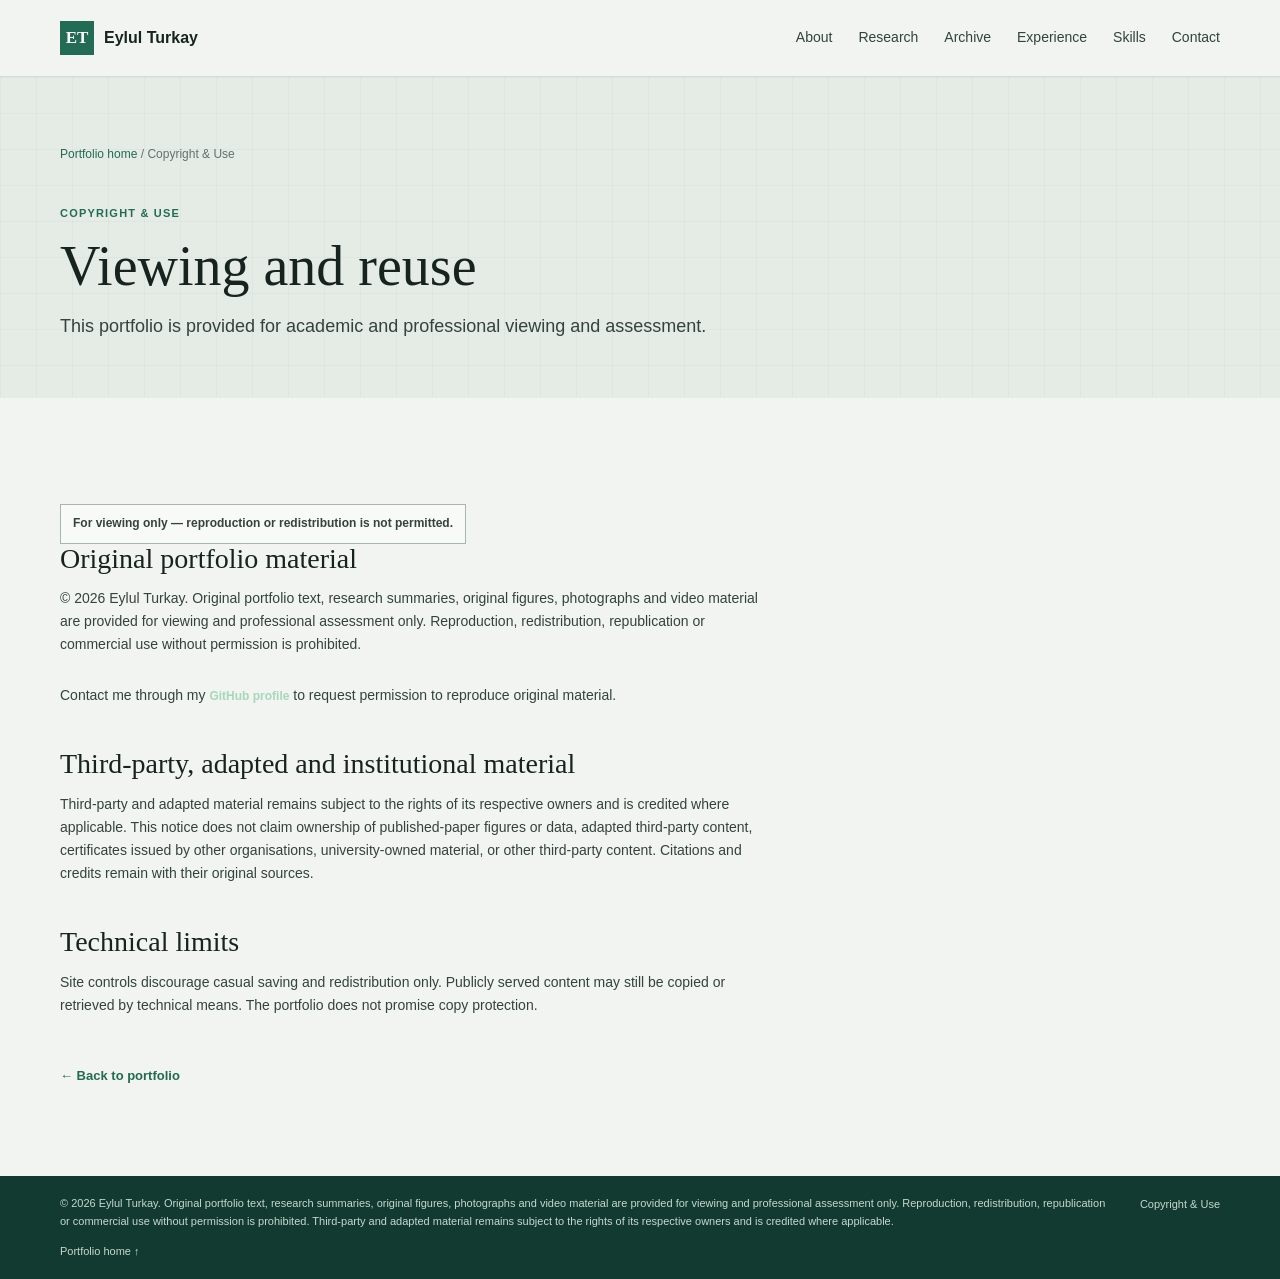
<file: copyright.html>
<!DOCTYPE html>
<html lang="en">
<head>
	<meta charset="UTF-8" />
	<meta name="viewport" content="width=device-width, initial-scale=1.0" />
	<meta name="description" content="Copyright and permitted use of material presented in Eylul Turkay's academic portfolio." />
	<title>Copyright &amp; Use | Eylul Turkay</title>
	<link rel="stylesheet" href="styles.css" />
</head>
<body>
	<header class="site-header"><div class="container nav-wrapper">
		<a class="brand" href="index.html#top"><span class="brand-mark" aria-hidden="true">ET</span><span>Eylul Turkay</span></a>
		<button class="menu-toggle" id="menuToggle" aria-label="Open navigation" aria-expanded="false" aria-controls="mainNav"><span></span><span></span><span></span></button>
		<nav class="nav" id="mainNav" aria-label="Main navigation"><a href="index.html#about">About</a><a href="index.html#research">Research</a><a href="archive.html">Archive</a><a href="index.html#experience">Experience</a><a href="index.html#skills">Skills</a><a href="index.html#contact">Contact</a></nav>
	</div></header>
	<main><section class="detail-hero"><div class="container">
		<p class="breadcrumb"><a href="index.html">Portfolio home</a> / Copyright &amp; Use</p><p class="section-label">COPYRIGHT &amp; USE</p><h1>Viewing and reuse</h1>
		<p class="detail-lead">This portfolio is provided for academic and professional viewing and assessment.</p>
	</div></section>
	<section class="section"><div class="container detail-content">
		<div class="viewing-notice">For viewing only — reproduction or redistribution is not permitted.</div>
		<section><h2>Original portfolio material</h2><p>© 2026 Eylul Turkay. Original portfolio text, research summaries, original figures, photographs and video material are provided for viewing and professional assessment only. Reproduction, redistribution, republication or commercial use without permission is prohibited.</p><p>Contact me through my <a class="text-link" href="https://github.com/eylulturkay2003" target="_blank" rel="noopener noreferrer">GitHub profile</a> to request permission to reproduce original material.</p></section>
		<section><h2>Third-party, adapted and institutional material</h2><p>Third-party and adapted material remains subject to the rights of its respective owners and is credited where applicable. This notice does not claim ownership of published-paper figures or data, adapted third-party content, certificates issued by other organisations, university-owned material, or other third-party content. Citations and credits remain with their original sources.</p></section>
		<section><h2>Technical limits</h2><p>Site controls discourage casual saving and redistribution only. Publicly served content may still be copied or retrieved by technical means. The portfolio does not promise copy protection.</p></section>
		<a class="detail-back" href="index.html">← Back to portfolio</a>
	</div></section></main>
	<footer class="footer"><div class="container footer-inner"><p>© 2026 Eylul Turkay. Original portfolio text, research summaries, original figures, photographs and video material are provided for viewing and professional assessment only. Reproduction, redistribution, republication or commercial use without permission is prohibited. Third-party and adapted material remains subject to the rights of its respective owners and is credited where applicable.</p><a href="copyright.html" aria-current="page">Copyright &amp; Use</a><a href="index.html#top">Portfolio home ↑</a></div></footer>
	<script src="script.js"></script>
</body>
</html>
</file>
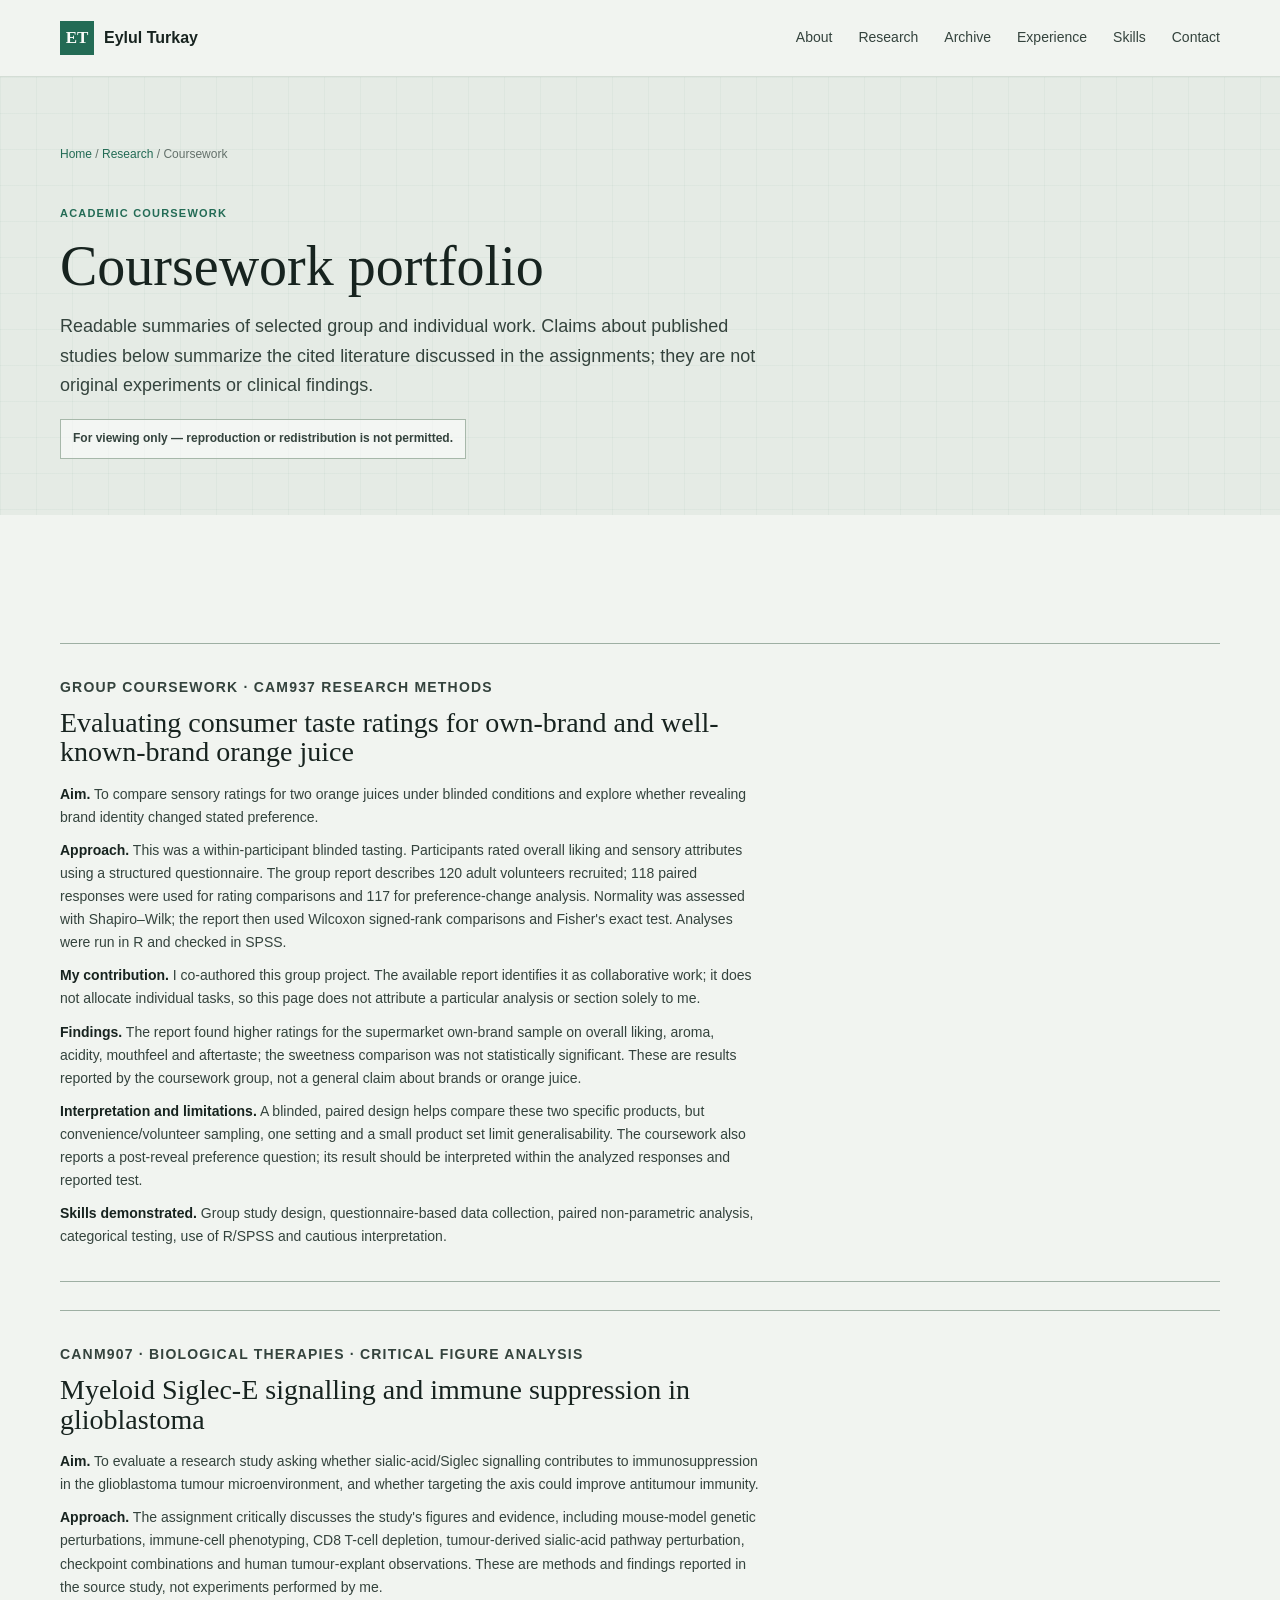
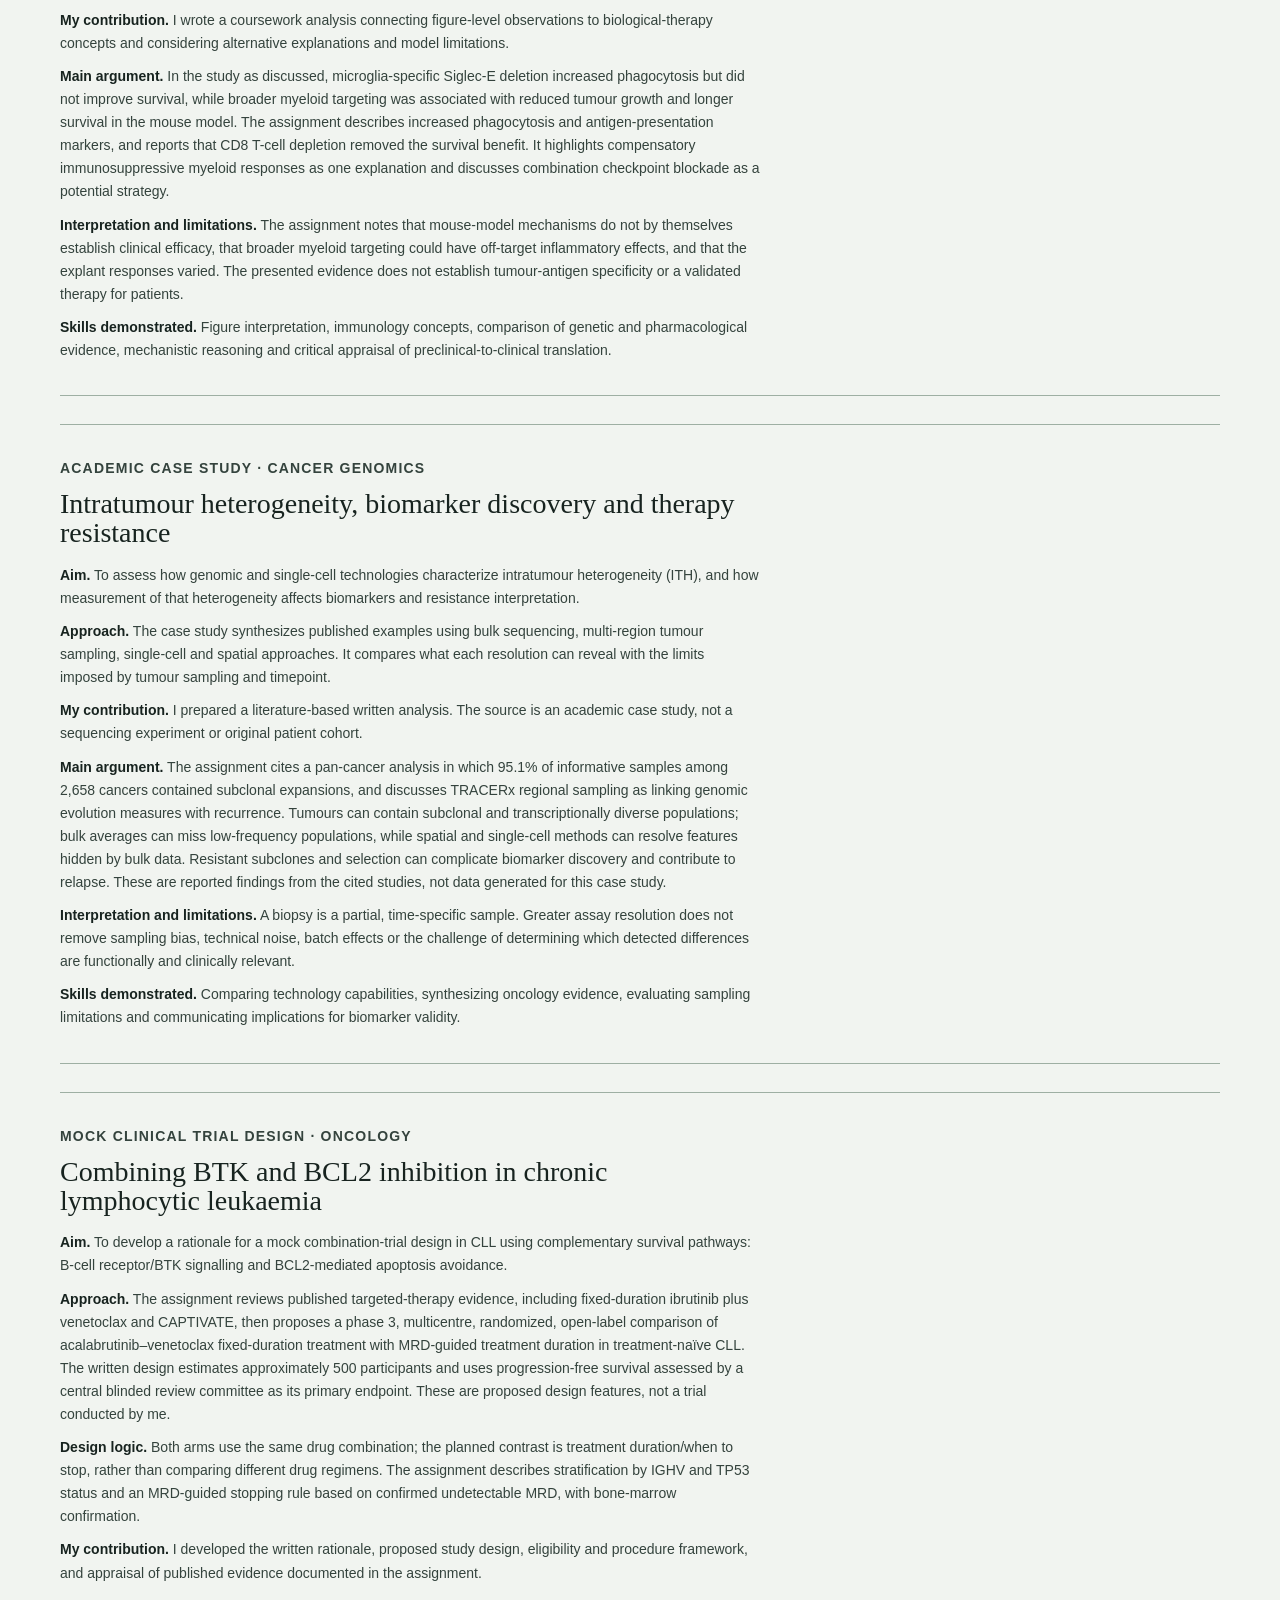
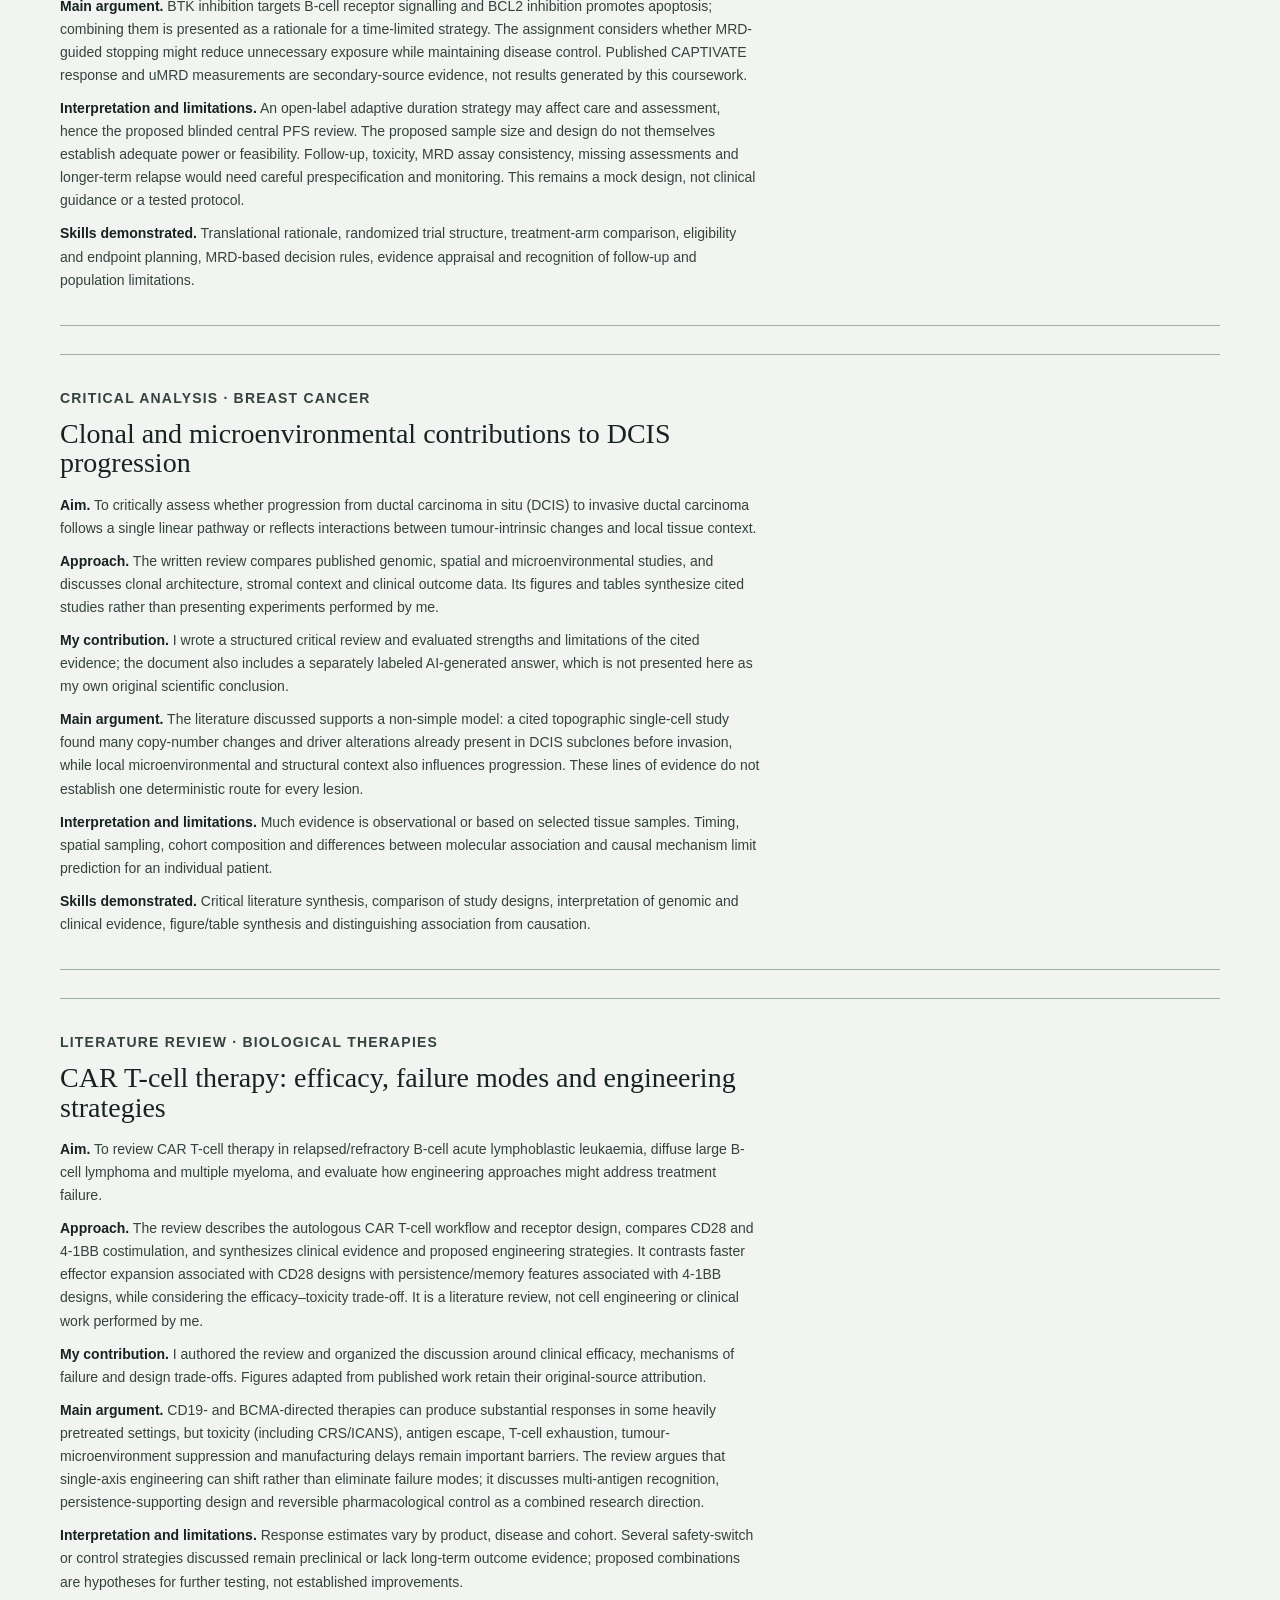
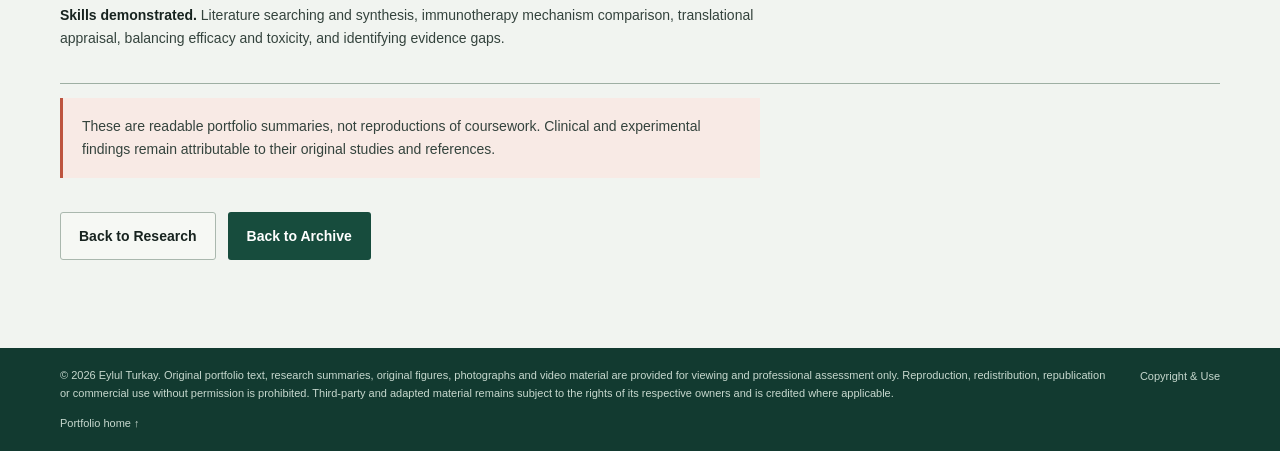
<file: projects/coursework.html>
<!DOCTYPE html>
<html lang="en">
<head>
	<meta charset="UTF-8" />
	<meta name="viewport" content="width=device-width, initial-scale=1.0" />
	<meta name="description" content="Readable, source-based summaries of selected academic coursework by Eylul Turkay." />
	<title>Academic Coursework | Eylul Turkay</title>
	<link rel="stylesheet" href="../styles.css" />
</head>
<body>
	<header class="site-header">
		<div class="container nav-wrapper">
			<a class="brand" href="../index.html#top"><span class="brand-mark" aria-hidden="true">ET</span><span>Eylul Turkay</span></a>
			<button class="menu-toggle" id="menuToggle" aria-label="Open navigation" aria-expanded="false" aria-controls="mainNav"><span></span><span></span><span></span></button>
			<nav class="nav" id="mainNav" aria-label="Main navigation">
				<a href="../index.html#about">About</a><a href="../index.html#research">Research</a><a href="../archive.html">Archive</a><a href="../index.html#experience">Experience</a><a href="../index.html#skills">Skills</a><a href="../index.html#contact">Contact</a>
			</nav>
		</div>
	</header>
	<main>
		<section class="detail-hero"><div class="container">
			<p class="breadcrumb"><a href="../index.html#top">Home</a> / <a href="../index.html#research">Research</a> / Coursework</p>
			<p class="section-label">ACADEMIC COURSEWORK</p><h1>Coursework portfolio</h1>
			<p class="detail-lead">Readable summaries of selected group and individual work. Claims about published studies below summarize the cited literature discussed in the assignments; they are not original experiments or clinical findings.</p>
			<div class="viewing-notice">For viewing only — reproduction or redistribution is not permitted.</div>
		</div></section>
		<section class="section"><div class="container detail-content coursework-content">
			<article class="publication-entry coursework-entry" id="research-methods">
				<p class="publication-type">GROUP COURSEWORK · CAM937 RESEARCH METHODS</p>
				<h2>Evaluating consumer taste ratings for own-brand and well-known-brand orange juice</h2>
				<p><strong>Aim.</strong> To compare sensory ratings for two orange juices under blinded conditions and explore whether revealing brand identity changed stated preference.</p>
				<p><strong>Approach.</strong> This was a within-participant blinded tasting. Participants rated overall liking and sensory attributes using a structured questionnaire. The group report describes 120 adult volunteers recruited; 118 paired responses were used for rating comparisons and 117 for preference-change analysis. Normality was assessed with Shapiro–Wilk; the report then used Wilcoxon signed-rank comparisons and Fisher's exact test. Analyses were run in R and checked in SPSS.</p>
				<p><strong>My contribution.</strong> I co-authored this group project. The available report identifies it as collaborative work; it does not allocate individual tasks, so this page does not attribute a particular analysis or section solely to me.</p>
				<p><strong>Findings.</strong> The report found higher ratings for the supermarket own-brand sample on overall liking, aroma, acidity, mouthfeel and aftertaste; the sweetness comparison was not statistically significant. These are results reported by the coursework group, not a general claim about brands or orange juice.</p>
				<p><strong>Interpretation and limitations.</strong> A blinded, paired design helps compare these two specific products, but convenience/volunteer sampling, one setting and a small product set limit generalisability. The coursework also reports a post-reveal preference question; its result should be interpreted within the analyzed responses and reported test.</p>
				<p><strong>Skills demonstrated.</strong> Group study design, questionnaire-based data collection, paired non-parametric analysis, categorical testing, use of R/SPSS and cautious interpretation.</p>
			</article>

			<article class="publication-entry coursework-entry" id="biological-therapies">
				<p class="publication-type">CANM907 · BIOLOGICAL THERAPIES · CRITICAL FIGURE ANALYSIS</p>
				<h2>Myeloid Siglec-E signalling and immune suppression in glioblastoma</h2>
				<p><strong>Aim.</strong> To evaluate a research study asking whether sialic-acid/Siglec signalling contributes to immunosuppression in the glioblastoma tumour microenvironment, and whether targeting the axis could improve antitumour immunity.</p>
				<p><strong>Approach.</strong> The assignment critically discusses the study's figures and evidence, including mouse-model genetic perturbations, immune-cell phenotyping, CD8 T-cell depletion, tumour-derived sialic-acid pathway perturbation, checkpoint combinations and human tumour-explant observations. These are methods and findings reported in the source study, not experiments performed by me.</p>
				<p><strong>My contribution.</strong> I wrote a coursework analysis connecting figure-level observations to biological-therapy concepts and considering alternative explanations and model limitations.</p>
				<p><strong>Main argument.</strong> In the study as discussed, microglia-specific Siglec-E deletion increased phagocytosis but did not improve survival, while broader myeloid targeting was associated with reduced tumour growth and longer survival in the mouse model. The assignment describes increased phagocytosis and antigen-presentation markers, and reports that CD8 T-cell depletion removed the survival benefit. It highlights compensatory immunosuppressive myeloid responses as one explanation and discusses combination checkpoint blockade as a potential strategy.</p>
				<p><strong>Interpretation and limitations.</strong> The assignment notes that mouse-model mechanisms do not by themselves establish clinical efficacy, that broader myeloid targeting could have off-target inflammatory effects, and that the explant responses varied. The presented evidence does not establish tumour-antigen specificity or a validated therapy for patients.</p>
				<p><strong>Skills demonstrated.</strong> Figure interpretation, immunology concepts, comparison of genetic and pharmacological evidence, mechanistic reasoning and critical appraisal of preclinical-to-clinical translation.</p>
			</article>

			<article class="publication-entry coursework-entry" id="case-study">
				<p class="publication-type">ACADEMIC CASE STUDY · CANCER GENOMICS</p>
				<h2>Intratumour heterogeneity, biomarker discovery and therapy resistance</h2>
				<p><strong>Aim.</strong> To assess how genomic and single-cell technologies characterize intratumour heterogeneity (ITH), and how measurement of that heterogeneity affects biomarkers and resistance interpretation.</p>
				<p><strong>Approach.</strong> The case study synthesizes published examples using bulk sequencing, multi-region tumour sampling, single-cell and spatial approaches. It compares what each resolution can reveal with the limits imposed by tumour sampling and timepoint.</p>
				<p><strong>My contribution.</strong> I prepared a literature-based written analysis. The source is an academic case study, not a sequencing experiment or original patient cohort.</p>
				<p><strong>Main argument.</strong> The assignment cites a pan-cancer analysis in which 95.1% of informative samples among 2,658 cancers contained subclonal expansions, and discusses TRACERx regional sampling as linking genomic evolution measures with recurrence. Tumours can contain subclonal and transcriptionally diverse populations; bulk averages can miss low-frequency populations, while spatial and single-cell methods can resolve features hidden by bulk data. Resistant subclones and selection can complicate biomarker discovery and contribute to relapse. These are reported findings from the cited studies, not data generated for this case study.</p>
				<p><strong>Interpretation and limitations.</strong> A biopsy is a partial, time-specific sample. Greater assay resolution does not remove sampling bias, technical noise, batch effects or the challenge of determining which detected differences are functionally and clinically relevant.</p>
				<p><strong>Skills demonstrated.</strong> Comparing technology capabilities, synthesizing oncology evidence, evaluating sampling limitations and communicating implications for biomarker validity.</p>
			</article>

			<article class="publication-entry coursework-entry" id="clinical-trial-design">
				<p class="publication-type">MOCK CLINICAL TRIAL DESIGN · ONCOLOGY</p>
				<h2>Combining BTK and BCL2 inhibition in chronic lymphocytic leukaemia</h2>
				<p><strong>Aim.</strong> To develop a rationale for a mock combination-trial design in CLL using complementary survival pathways: B-cell receptor/BTK signalling and BCL2-mediated apoptosis avoidance.</p>
				<p><strong>Approach.</strong> The assignment reviews published targeted-therapy evidence, including fixed-duration ibrutinib plus venetoclax and CAPTIVATE, then proposes a phase 3, multicentre, randomized, open-label comparison of acalabrutinib–venetoclax fixed-duration treatment with MRD-guided treatment duration in treatment-naïve CLL. The written design estimates approximately 500 participants and uses progression-free survival assessed by a central blinded review committee as its primary endpoint. These are proposed design features, not a trial conducted by me.</p>
				<p><strong>Design logic.</strong> Both arms use the same drug combination; the planned contrast is treatment duration/when to stop, rather than comparing different drug regimens. The assignment describes stratification by IGHV and TP53 status and an MRD-guided stopping rule based on confirmed undetectable MRD, with bone-marrow confirmation.</p>
				<p><strong>My contribution.</strong> I developed the written rationale, proposed study design, eligibility and procedure framework, and appraisal of published evidence documented in the assignment.</p>
				<p><strong>Main argument.</strong> BTK inhibition targets B-cell receptor signalling and BCL2 inhibition promotes apoptosis; combining them is presented as a rationale for a time-limited strategy. The assignment considers whether MRD-guided stopping might reduce unnecessary exposure while maintaining disease control. Published CAPTIVATE response and uMRD measurements are secondary-source evidence, not results generated by this coursework.</p>
				<p><strong>Interpretation and limitations.</strong> An open-label adaptive duration strategy may affect care and assessment, hence the proposed blinded central PFS review. The proposed sample size and design do not themselves establish adequate power or feasibility. Follow-up, toxicity, MRD assay consistency, missing assessments and longer-term relapse would need careful prespecification and monitoring. This remains a mock design, not clinical guidance or a tested protocol.</p>
				<p><strong>Skills demonstrated.</strong> Translational rationale, randomized trial structure, treatment-arm comparison, eligibility and endpoint planning, MRD-based decision rules, evidence appraisal and recognition of follow-up and population limitations.</p>
			</article>

			<article class="publication-entry coursework-entry" id="critical-analysis">
				<p class="publication-type">CRITICAL ANALYSIS · BREAST CANCER</p>
				<h2>Clonal and microenvironmental contributions to DCIS progression</h2>
				<p><strong>Aim.</strong> To critically assess whether progression from ductal carcinoma in situ (DCIS) to invasive ductal carcinoma follows a single linear pathway or reflects interactions between tumour-intrinsic changes and local tissue context.</p>
				<p><strong>Approach.</strong> The written review compares published genomic, spatial and microenvironmental studies, and discusses clonal architecture, stromal context and clinical outcome data. Its figures and tables synthesize cited studies rather than presenting experiments performed by me.</p>
				<p><strong>My contribution.</strong> I wrote a structured critical review and evaluated strengths and limitations of the cited evidence; the document also includes a separately labeled AI-generated answer, which is not presented here as my own original scientific conclusion.</p>
				<p><strong>Main argument.</strong> The literature discussed supports a non-simple model: a cited topographic single-cell study found many copy-number changes and driver alterations already present in DCIS subclones before invasion, while local microenvironmental and structural context also influences progression. These lines of evidence do not establish one deterministic route for every lesion.</p>
				<p><strong>Interpretation and limitations.</strong> Much evidence is observational or based on selected tissue samples. Timing, spatial sampling, cohort composition and differences between molecular association and causal mechanism limit prediction for an individual patient.</p>
				<p><strong>Skills demonstrated.</strong> Critical literature synthesis, comparison of study designs, interpretation of genomic and clinical evidence, figure/table synthesis and distinguishing association from causation.</p>
			</article>

			<article class="publication-entry coursework-entry" id="research-literature">
				<p class="publication-type">LITERATURE REVIEW · BIOLOGICAL THERAPIES</p>
				<h2>CAR T-cell therapy: efficacy, failure modes and engineering strategies</h2>
				<p><strong>Aim.</strong> To review CAR T-cell therapy in relapsed/refractory B-cell acute lymphoblastic leukaemia, diffuse large B-cell lymphoma and multiple myeloma, and evaluate how engineering approaches might address treatment failure.</p>
				<p><strong>Approach.</strong> The review describes the autologous CAR T-cell workflow and receptor design, compares CD28 and 4-1BB costimulation, and synthesizes clinical evidence and proposed engineering strategies. It contrasts faster effector expansion associated with CD28 designs with persistence/memory features associated with 4-1BB designs, while considering the efficacy–toxicity trade-off. It is a literature review, not cell engineering or clinical work performed by me.</p>
				<p><strong>My contribution.</strong> I authored the review and organized the discussion around clinical efficacy, mechanisms of failure and design trade-offs. Figures adapted from published work retain their original-source attribution.</p>
				<p><strong>Main argument.</strong> CD19- and BCMA-directed therapies can produce substantial responses in some heavily pretreated settings, but toxicity (including CRS/ICANS), antigen escape, T-cell exhaustion, tumour-microenvironment suppression and manufacturing delays remain important barriers. The review argues that single-axis engineering can shift rather than eliminate failure modes; it discusses multi-antigen recognition, persistence-supporting design and reversible pharmacological control as a combined research direction.</p>
				<p><strong>Interpretation and limitations.</strong> Response estimates vary by product, disease and cohort. Several safety-switch or control strategies discussed remain preclinical or lack long-term outcome evidence; proposed combinations are hypotheses for further testing, not established improvements.</p>
				<p><strong>Skills demonstrated.</strong> Literature searching and synthesis, immunotherapy mechanism comparison, translational appraisal, balancing efficacy and toxicity, and identifying evidence gaps.</p>
			</article>
			<p class="caution-note">These are readable portfolio summaries, not reproductions of coursework. Clinical and experimental findings remain attributable to their original studies and references.</p>
			<div class="page-actions"><a class="button button-outline" href="../index.html#research">Back to Research</a><a class="button button-primary" href="../archive.html">Back to Archive</a></div>
		</div></section>
	</main>
	<footer class="footer"><div class="container footer-inner">
		<p>© 2026 Eylul Turkay. Original portfolio text, research summaries, original figures, photographs and video material are provided for viewing and professional assessment only. Reproduction, redistribution, republication or commercial use without permission is prohibited. Third-party and adapted material remains subject to the rights of its respective owners and is credited where applicable.</p>
		<a href="../copyright.html">Copyright &amp; Use</a><a href="../index.html#top">Portfolio home ↑</a>
	</div></footer>
	<script src="../script.js"></script>
</body>
</html>
</file>
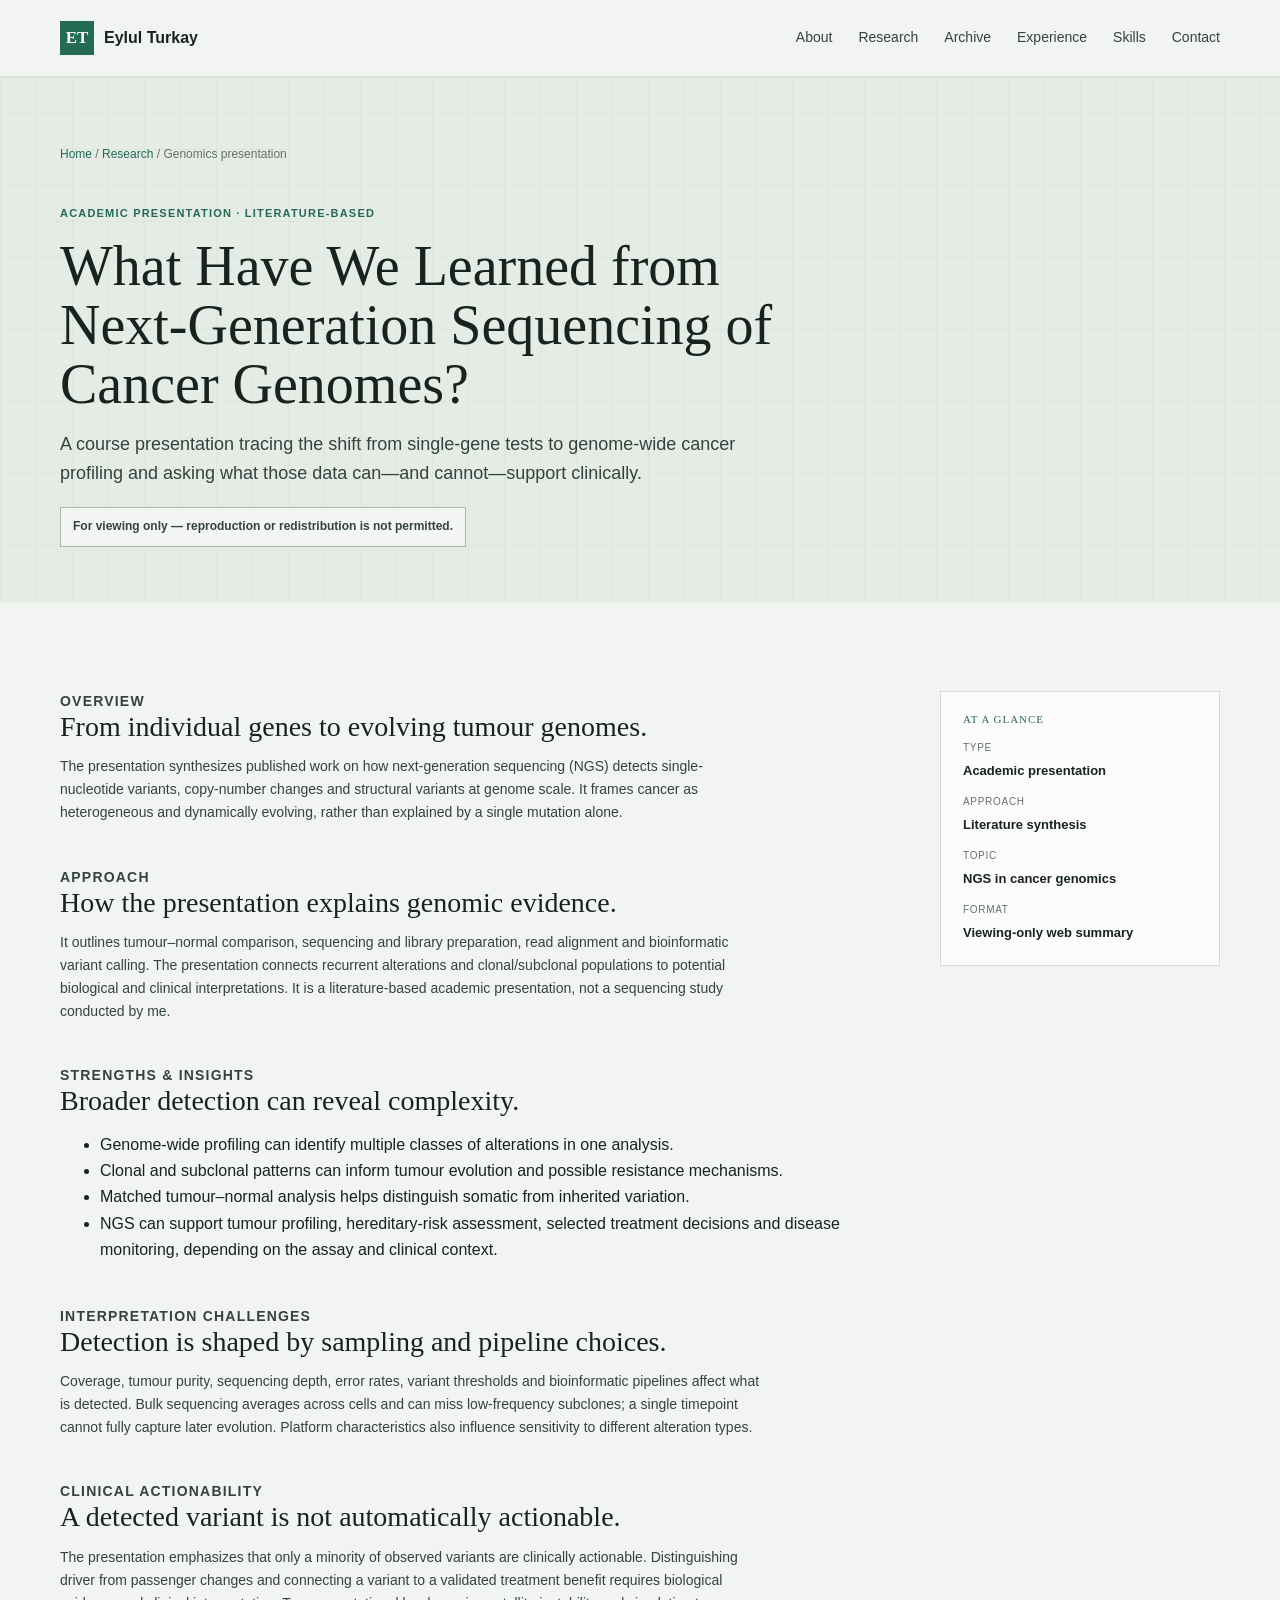
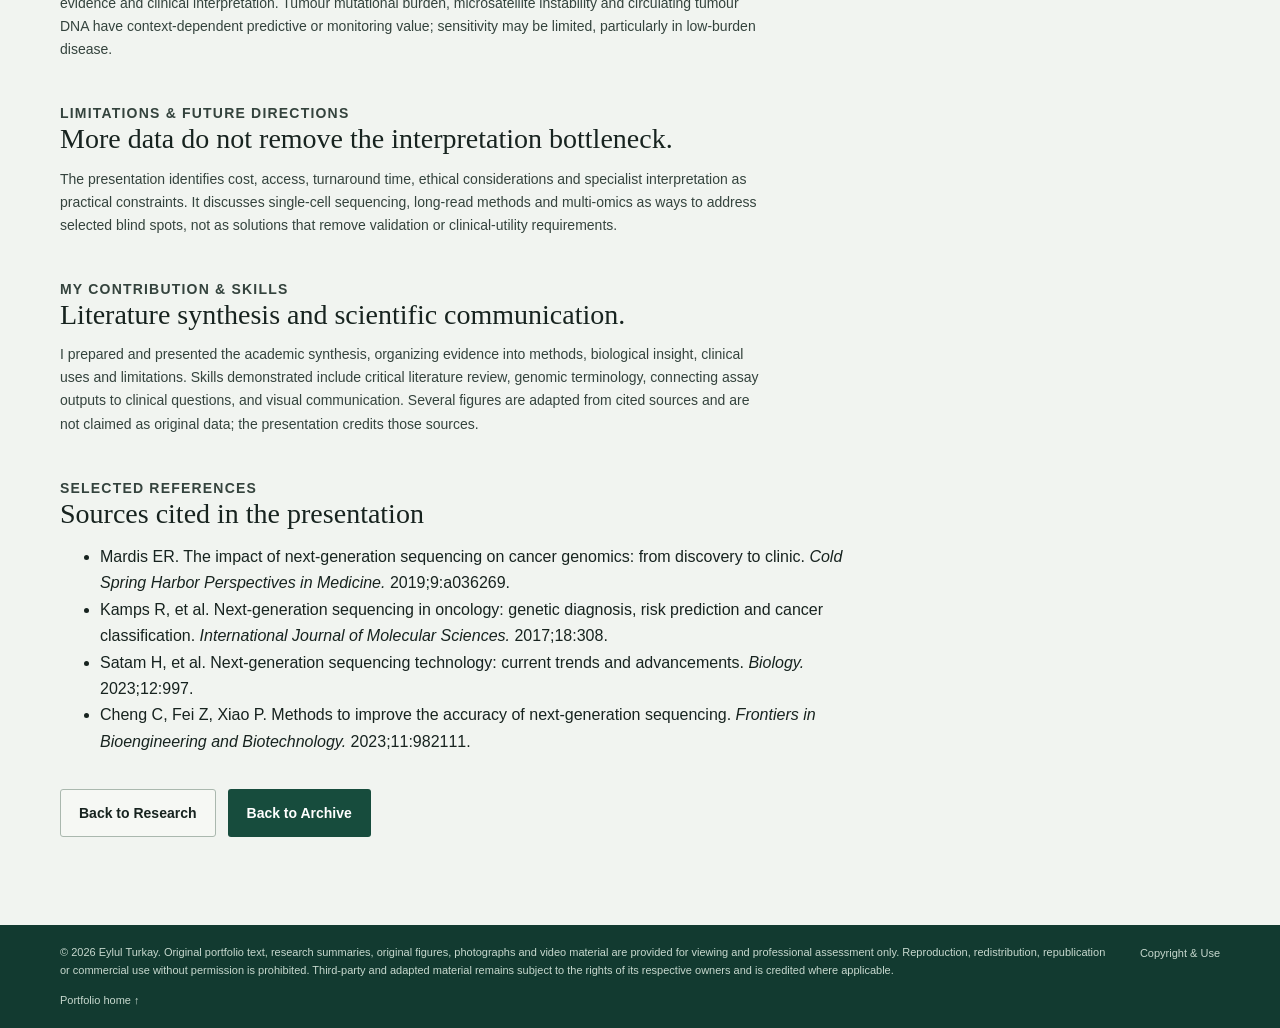
<file: projects/genomics-approaches.html>
<!DOCTYPE html>
<html lang="en">
<head>
	<meta charset="UTF-8" />
	<meta name="viewport" content="width=device-width, initial-scale=1.0" />
	<meta name="description" content="A literature-based academic presentation on next-generation sequencing of cancer genomes." />
	<title>NGS of Cancer Genomes | Eylul Turkay</title>
	<link rel="stylesheet" href="../styles.css" />
</head>
<body>
	<header class="site-header"><div class="container nav-wrapper">
		<a class="brand" href="../index.html#top"><span class="brand-mark" aria-hidden="true">ET</span><span>Eylul Turkay</span></a>
		<button class="menu-toggle" id="menuToggle" aria-label="Open navigation" aria-expanded="false" aria-controls="mainNav"><span></span><span></span><span></span></button>
		<nav class="nav" id="mainNav" aria-label="Main navigation"><a href="../index.html#about">About</a><a href="../index.html#research">Research</a><a href="../archive.html">Archive</a><a href="../index.html#experience">Experience</a><a href="../index.html#skills">Skills</a><a href="../index.html#contact">Contact</a></nav>
	</div></header>
	<main><section class="detail-hero"><div class="container">
		<p class="breadcrumb"><a href="../index.html#top">Home</a> / <a href="../index.html#research">Research</a> / Genomics presentation</p>
		<p class="section-label">ACADEMIC PRESENTATION · LITERATURE-BASED</p>
		<h1>What Have We Learned from Next-Generation Sequencing of Cancer Genomes?</h1>
		<p class="detail-lead">A course presentation tracing the shift from single-gene tests to genome-wide cancer profiling and asking what those data can—and cannot—support clinically.</p>
		<div class="viewing-notice">For viewing only — reproduction or redistribution is not permitted.</div>
	</div></section>
	<section class="section"><div class="container detail-layout"><div class="detail-content">
		<section><p class="section-label">OVERVIEW</p><h2>From individual genes to evolving tumour genomes.</h2>
			<p>The presentation synthesizes published work on how next-generation sequencing (NGS) detects single-nucleotide variants, copy-number changes and structural variants at genome scale. It frames cancer as heterogeneous and dynamically evolving, rather than explained by a single mutation alone.</p>
		</section>
		<section><p class="section-label">APPROACH</p><h2>How the presentation explains genomic evidence.</h2>
			<p>It outlines tumour–normal comparison, sequencing and library preparation, read alignment and bioinformatic variant calling. The presentation connects recurrent alterations and clonal/subclonal populations to potential biological and clinical interpretations. It is a literature-based academic presentation, not a sequencing study conducted by me.</p>
		</section>
		<section><p class="section-label">STRENGTHS &amp; INSIGHTS</p><h2>Broader detection can reveal complexity.</h2>
			<ul><li>Genome-wide profiling can identify multiple classes of alterations in one analysis.</li><li>Clonal and subclonal patterns can inform tumour evolution and possible resistance mechanisms.</li><li>Matched tumour–normal analysis helps distinguish somatic from inherited variation.</li><li>NGS can support tumour profiling, hereditary-risk assessment, selected treatment decisions and disease monitoring, depending on the assay and clinical context.</li></ul>
		</section>
		<section><p class="section-label">INTERPRETATION CHALLENGES</p><h2>Detection is shaped by sampling and pipeline choices.</h2>
			<p>Coverage, tumour purity, sequencing depth, error rates, variant thresholds and bioinformatic pipelines affect what is detected. Bulk sequencing averages across cells and can miss low-frequency subclones; a single timepoint cannot fully capture later evolution. Platform characteristics also influence sensitivity to different alteration types.</p>
		</section>
		<section><p class="section-label">CLINICAL ACTIONABILITY</p><h2>A detected variant is not automatically actionable.</h2>
			<p>The presentation emphasizes that only a minority of observed variants are clinically actionable. Distinguishing driver from passenger changes and connecting a variant to a validated treatment benefit requires biological evidence and clinical interpretation. Tumour mutational burden, microsatellite instability and circulating tumour DNA have context-dependent predictive or monitoring value; sensitivity may be limited, particularly in low-burden disease.</p>
		</section>
		<section><p class="section-label">LIMITATIONS &amp; FUTURE DIRECTIONS</p><h2>More data do not remove the interpretation bottleneck.</h2>
			<p>The presentation identifies cost, access, turnaround time, ethical considerations and specialist interpretation as practical constraints. It discusses single-cell sequencing, long-read methods and multi-omics as ways to address selected blind spots, not as solutions that remove validation or clinical-utility requirements.</p>
		</section>
		<section><p class="section-label">MY CONTRIBUTION &amp; SKILLS</p><h2>Literature synthesis and scientific communication.</h2>
			<p>I prepared and presented the academic synthesis, organizing evidence into methods, biological insight, clinical uses and limitations. Skills demonstrated include critical literature review, genomic terminology, connecting assay outputs to clinical questions, and visual communication. Several figures are adapted from cited sources and are not claimed as original data; the presentation credits those sources.</p>
		</section>
		<section><p class="section-label">SELECTED REFERENCES</p><h2>Sources cited in the presentation</h2>
			<ul><li>Mardis ER. The impact of next-generation sequencing on cancer genomics: from discovery to clinic. <em>Cold Spring Harbor Perspectives in Medicine.</em> 2019;9:a036269.</li><li>Kamps R, et al. Next-generation sequencing in oncology: genetic diagnosis, risk prediction and cancer classification. <em>International Journal of Molecular Sciences.</em> 2017;18:308.</li><li>Satam H, et al. Next-generation sequencing technology: current trends and advancements. <em>Biology.</em> 2023;12:997.</li><li>Cheng C, Fei Z, Xiao P. Methods to improve the accuracy of next-generation sequencing. <em>Frontiers in Bioengineering and Biotechnology.</em> 2023;11:982111.</li></ul>
		</section>
		<div class="page-actions"><a class="button button-outline" href="../index.html#research">Back to Research</a><a class="button button-primary" href="../archive.html">Back to Archive</a></div>
	</div><aside class="detail-sidebar" aria-label="Presentation overview"><h2>AT A GLANCE</h2><dl><dt>Type</dt><dd>Academic presentation</dd><dt>Approach</dt><dd>Literature synthesis</dd><dt>Topic</dt><dd>NGS in cancer genomics</dd><dt>Format</dt><dd>Viewing-only web summary</dd></dl></aside></div></section></main>
	<footer class="footer"><div class="container footer-inner"><p>© 2026 Eylul Turkay. Original portfolio text, research summaries, original figures, photographs and video material are provided for viewing and professional assessment only. Reproduction, redistribution, republication or commercial use without permission is prohibited. Third-party and adapted material remains subject to the rights of its respective owners and is credited where applicable.</p><a href="../copyright.html">Copyright &amp; Use</a><a href="../index.html#top">Portfolio home ↑</a></div></footer>
	<script src="../script.js"></script>
</body>
</html>
</file>
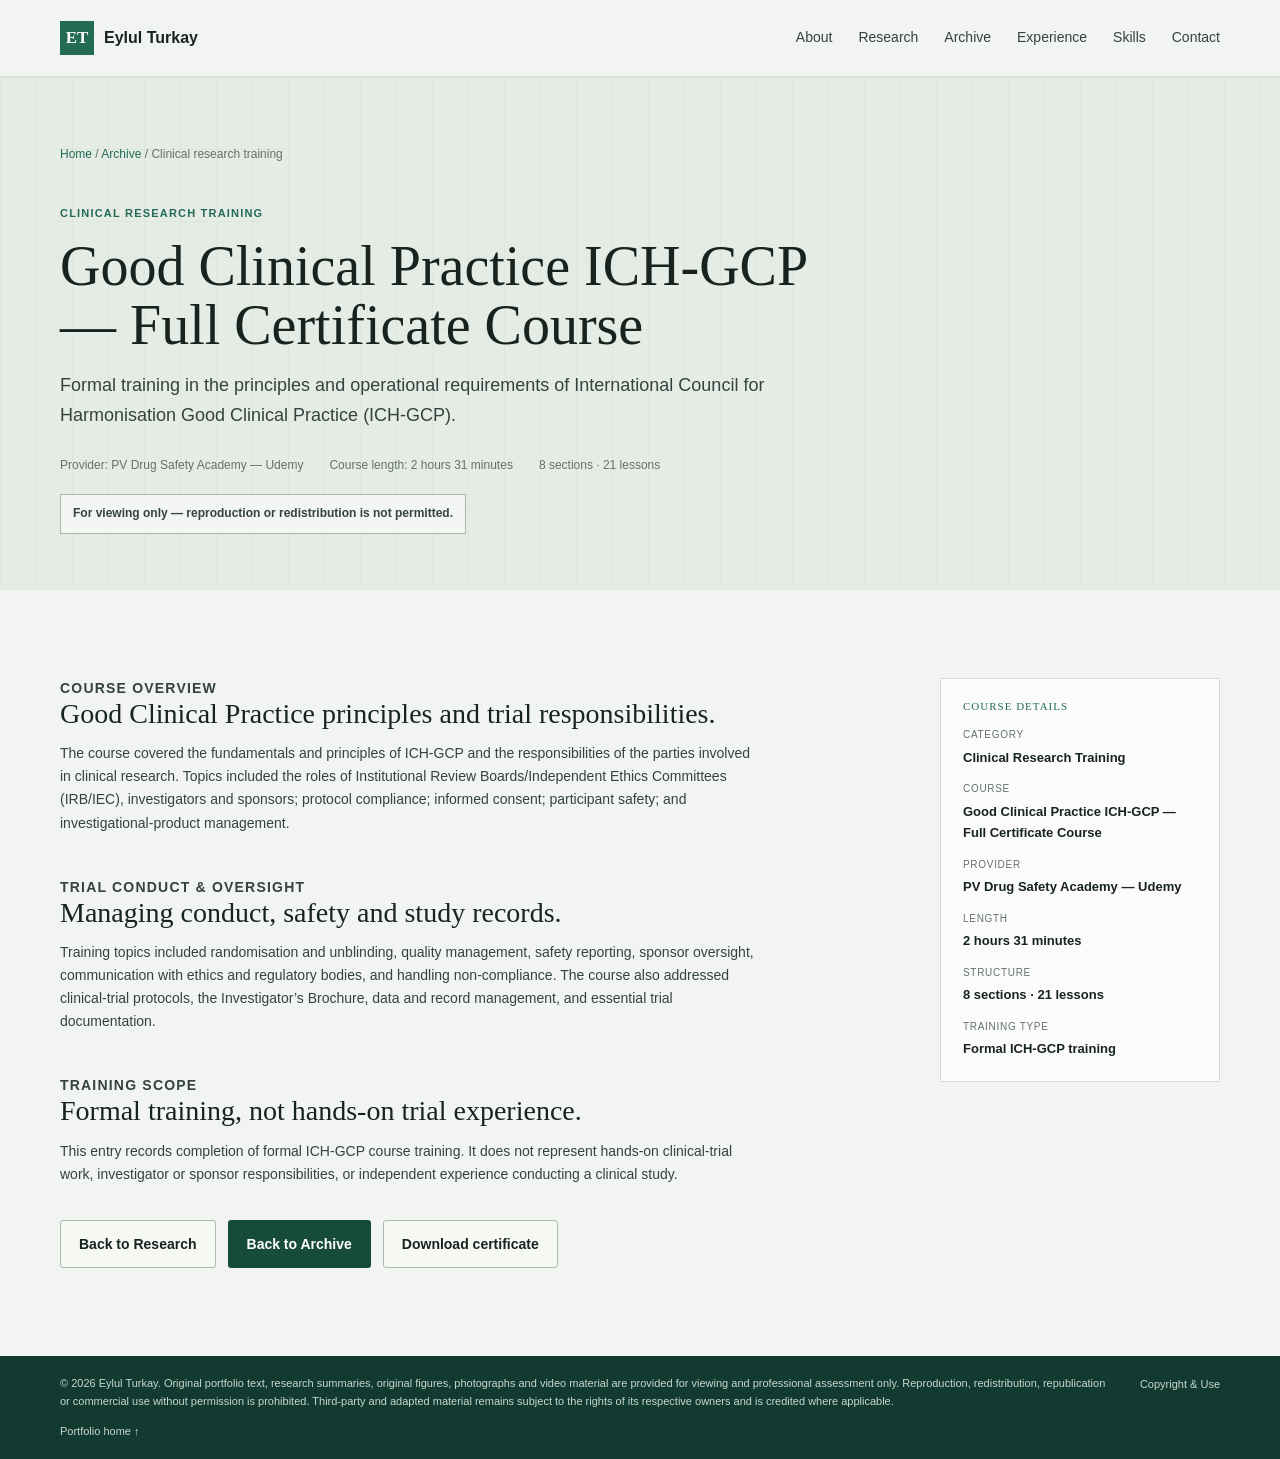
<file: projects/ich-gcp-training.html>
<!DOCTYPE html>
<html lang="en">
<head>
	<meta charset="UTF-8" />
	<meta name="viewport" content="width=device-width, initial-scale=1.0" />
	<meta name="description" content="Formal ICH-GCP training course details for Good Clinical Practice certification." />
	<title>ICH-GCP Training | Eylul Turkay</title>
	<link rel="stylesheet" href="../styles.css" />
</head>
<body>
	<header class="site-header">
		<div class="container nav-wrapper">
			<a class="brand" href="../index.html#top"><span class="brand-mark" aria-hidden="true">ET</span><span>Eylul Turkay</span></a>
			<button class="menu-toggle" id="menuToggle" aria-label="Open navigation" aria-expanded="false" aria-controls="mainNav"><span></span><span></span><span></span></button>
			<nav class="nav" id="mainNav" aria-label="Main navigation">
				<a href="../index.html#about">About</a><a href="../index.html#research">Research</a><a href="../archive.html">Archive</a><a href="../index.html#experience">Experience</a><a href="../index.html#skills">Skills</a><a href="../index.html#contact">Contact</a>
			</nav>
		</div>
	</header>
	<main>
		<section class="detail-hero"><div class="container">
			<p class="breadcrumb"><a href="../index.html#top">Home</a> / <a href="../archive.html">Archive</a> / Clinical research training</p>
			<p class="section-label">CLINICAL RESEARCH TRAINING</p>
			<h1>Good Clinical Practice ICH-GCP — Full Certificate Course</h1>
			<p class="detail-lead">Formal training in the principles and operational requirements of International Council for Harmonisation Good Clinical Practice (ICH-GCP).</p>
			<div class="detail-meta"><span>Provider: PV Drug Safety Academy — Udemy</span><span>Course length: 2 hours 31 minutes</span><span>8 sections · 21 lessons</span></div>
			<div class="viewing-notice">For viewing only — reproduction or redistribution is not permitted.</div>
		</div></section>
		<section class="section"><div class="container detail-layout">
			<div class="detail-content">
				<section><p class="section-label">COURSE OVERVIEW</p><h2>Good Clinical Practice principles and trial responsibilities.</h2>
					<p>The course covered the fundamentals and principles of ICH-GCP and the responsibilities of the parties involved in clinical research. Topics included the roles of Institutional Review Boards/Independent Ethics Committees (IRB/IEC), investigators and sponsors; protocol compliance; informed consent; participant safety; and investigational-product management.</p>
				</section>
				<section><p class="section-label">TRIAL CONDUCT &amp; OVERSIGHT</p><h2>Managing conduct, safety and study records.</h2>
					<p>Training topics included randomisation and unblinding, quality management, safety reporting, sponsor oversight, communication with ethics and regulatory bodies, and handling non-compliance. The course also addressed clinical-trial protocols, the Investigator’s Brochure, data and record management, and essential trial documentation.</p>
				</section>
				<section><p class="section-label">TRAINING SCOPE</p><h2>Formal training, not hands-on trial experience.</h2>
					<p>This entry records completion of formal ICH-GCP course training. It does not represent hands-on clinical-trial work, investigator or sponsor responsibilities, or independent experience conducting a clinical study.</p>
				</section>
				<div class="page-actions">
					<a class="button button-outline" href="../index.html#research">Back to Research</a>
					<a class="button button-primary" href="../archive.html">Back to Archive</a>
					<a class="button button-outline" href="../files/certificates/GCP%20certificate.pdf" download>Download certificate</a>
				</div>
			</div>
			<aside class="detail-sidebar" aria-label="Course details"><h2>COURSE DETAILS</h2><dl>
				<dt>Category</dt><dd>Clinical Research Training</dd>
				<dt>Course</dt><dd>Good Clinical Practice ICH-GCP — Full Certificate Course</dd>
				<dt>Provider</dt><dd>PV Drug Safety Academy — Udemy</dd>
				<dt>Length</dt><dd>2 hours 31 minutes</dd>
				<dt>Structure</dt><dd>8 sections · 21 lessons</dd>
				<dt>Training type</dt><dd>Formal ICH-GCP training</dd>
			</dl></aside>
		</div></section>
	</main>
	<footer class="footer"><div class="container footer-inner">
		<p>© 2026 Eylul Turkay. Original portfolio text, research summaries, original figures, photographs and video material are provided for viewing and professional assessment only. Reproduction, redistribution, republication or commercial use without permission is prohibited. Third-party and adapted material remains subject to the rights of its respective owners and is credited where applicable.</p>
		<a href="../copyright.html">Copyright &amp; Use</a><a href="../index.html#top">Portfolio home ↑</a>
	</div></footer>
	<script src="../script.js"></script>
</body>
</html>
</file>
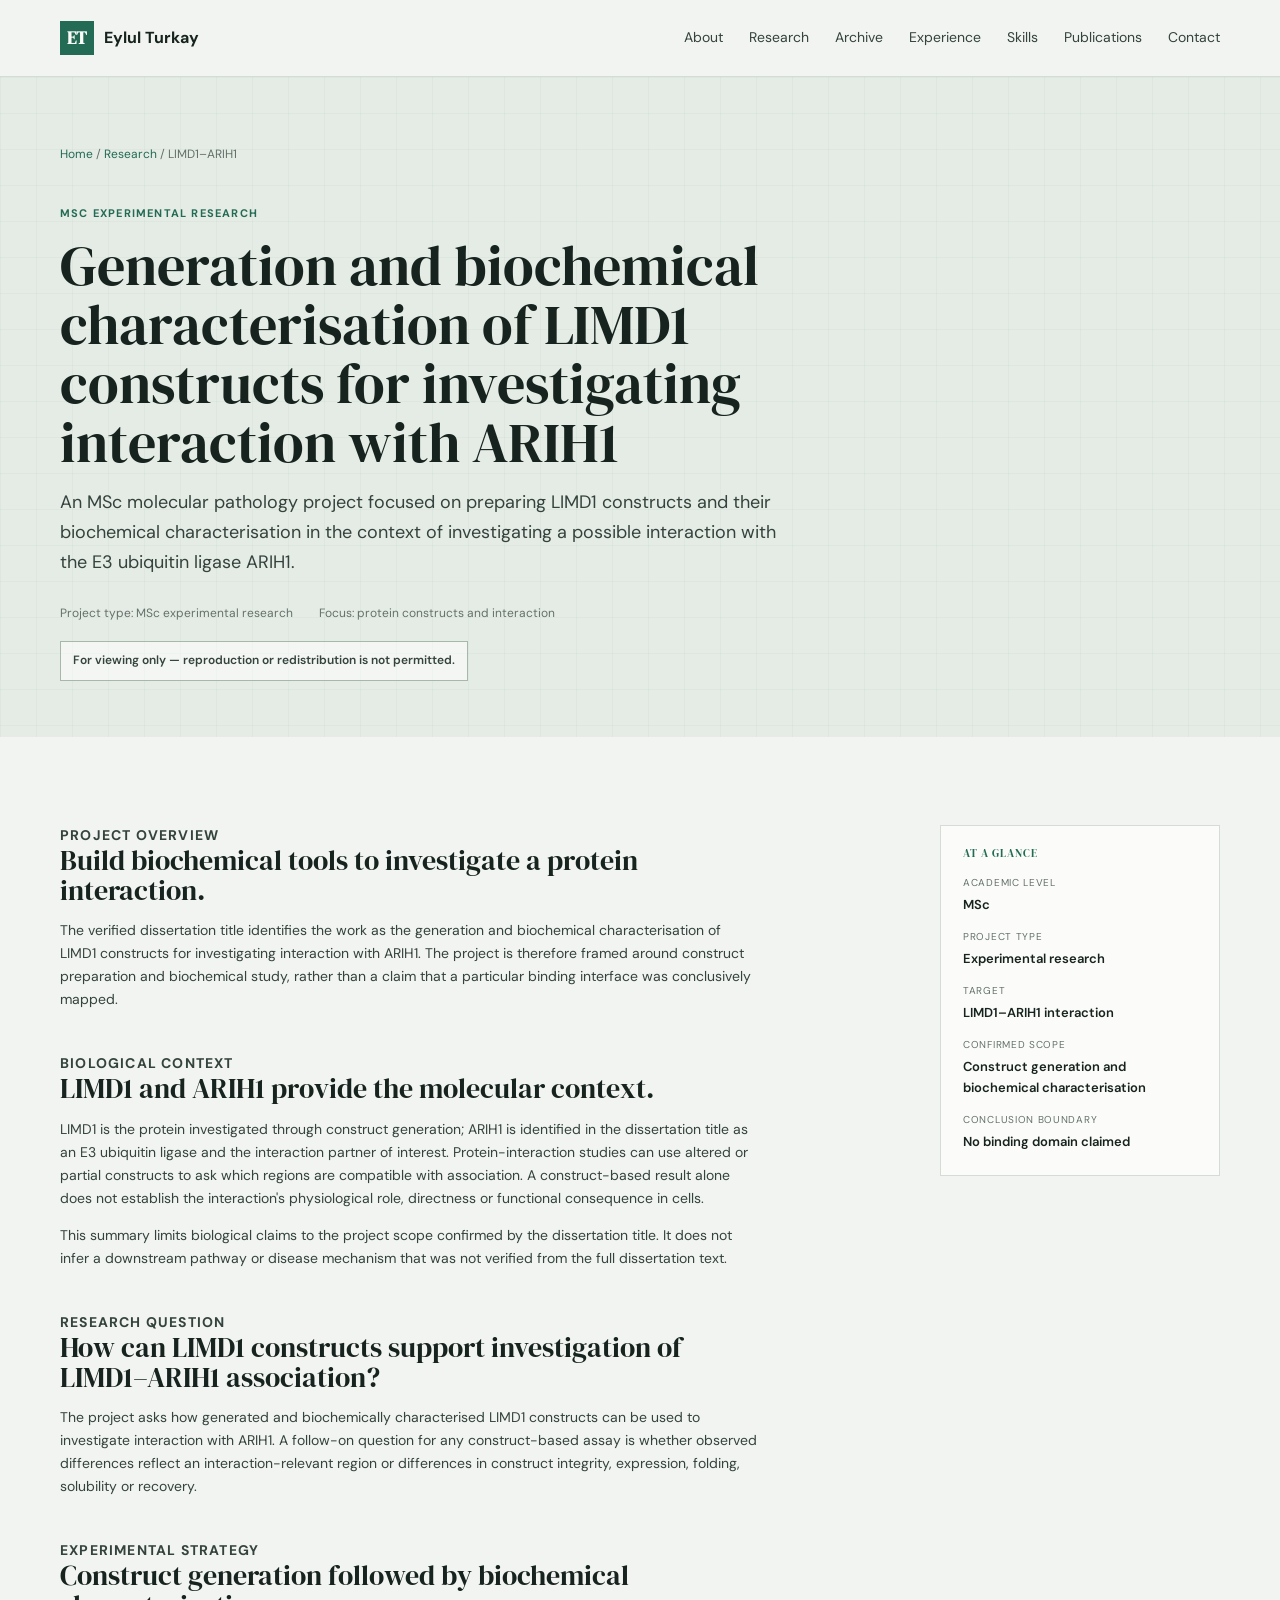
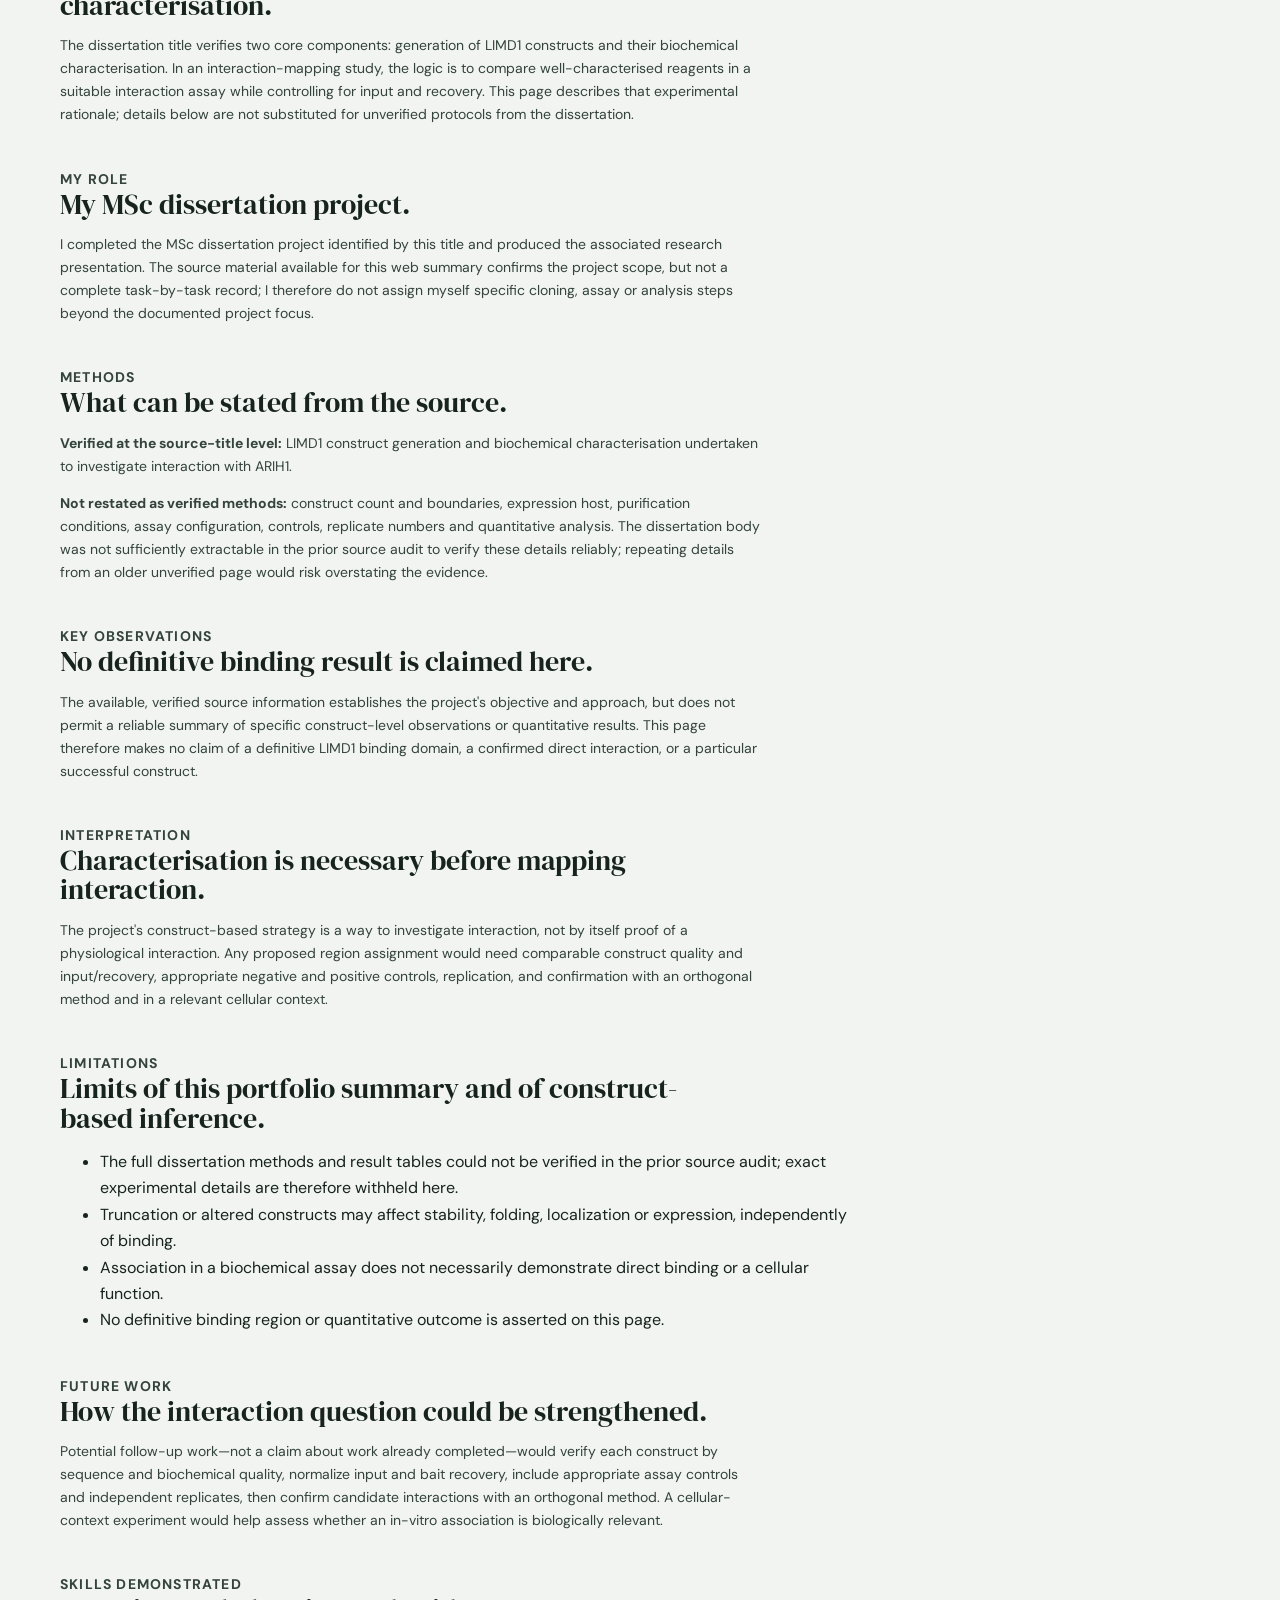
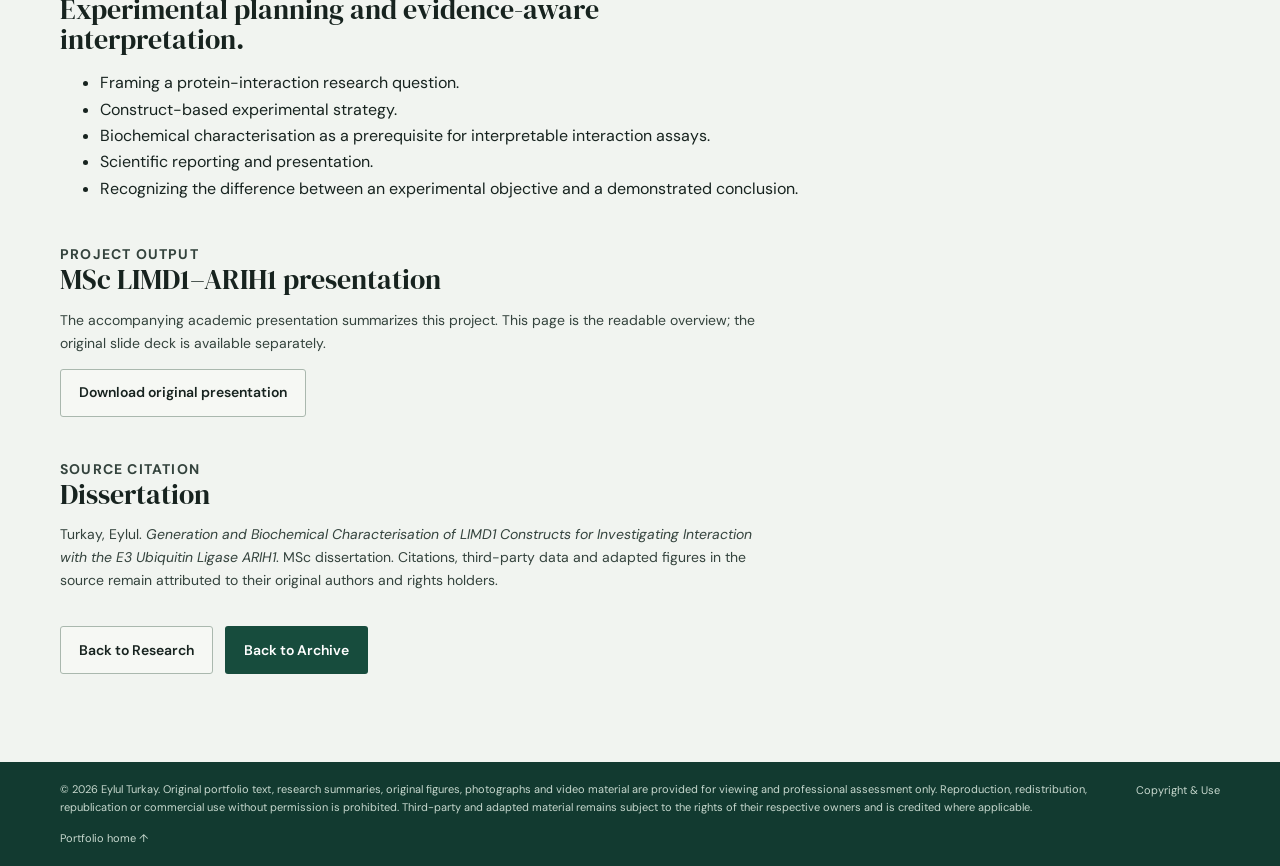
<file: projects/limd1-arih1.html>
<!DOCTYPE html>
<html lang="en">
<head>
	<meta charset="UTF-8" />
	<meta name="viewport" content="width=device-width, initial-scale=1.0" />
	<meta name="description" content="A cautious, viewing-only overview of an MSc project generating and biochemically characterising LIMD1 constructs to investigate interaction with ARIH1." />
	<meta name="theme-color" content="#edf2ee" />
	<title>LIMD1–ARIH1 MSc Research | Eylul Turkay</title>
	<link rel="preconnect" href="https://fonts.googleapis.com" />
	<link rel="preconnect" href="https://fonts.gstatic.com" crossorigin />
	<link href="https://fonts.googleapis.com/css2?family=DM+Sans:wght@400;500;600;700&family=DM+Serif+Display&display=swap" rel="stylesheet" />
	<link rel="stylesheet" href="../styles.css" />
</head>
<body>
	<header class="site-header">
		<div class="container nav-wrapper">
			<a class="brand" href="../index.html#top"><span class="brand-mark" aria-hidden="true">ET</span><span>Eylul Turkay</span></a>
			<button class="menu-toggle" id="menuToggle" aria-label="Open navigation" aria-expanded="false" aria-controls="mainNav"><span></span><span></span><span></span></button>
			<nav class="nav" id="mainNav" aria-label="Main navigation">
				<a href="../index.html#about">About</a><a href="../index.html#research">Research</a><a href="../archive.html">Archive</a><a href="../index.html#experience">Experience</a><a href="../index.html#skills">Skills</a><a href="../index.html#publications">Publications</a><a href="../index.html#contact">Contact</a>
			</nav>
		</div>
	</header>
	<main>
		<section class="detail-hero"><div class="container">
			<p class="breadcrumb"><a href="../index.html#top">Home</a> / <a href="../index.html#research">Research</a> / LIMD1–ARIH1</p>
			<p class="section-label">MSC EXPERIMENTAL RESEARCH</p>
			<h1>Generation and biochemical characterisation of LIMD1 constructs for investigating interaction with ARIH1</h1>
			<p class="detail-lead">An MSc molecular pathology project focused on preparing LIMD1 constructs and their biochemical characterisation in the context of investigating a possible interaction with the E3 ubiquitin ligase ARIH1.</p>
			<div class="detail-meta"><span>Project type: MSc experimental research</span><span>Focus: protein constructs and interaction</span></div>
			<div class="viewing-notice">For viewing only — reproduction or redistribution is not permitted.</div>
		</div></section>
		<section class="section"><div class="container detail-layout">
			<div class="detail-content">
				<section id="overview"><p class="section-label">PROJECT OVERVIEW</p><h2>Build biochemical tools to investigate a protein interaction.</h2>
					<p>The verified dissertation title identifies the work as the generation and biochemical characterisation of LIMD1 constructs for investigating interaction with ARIH1. The project is therefore framed around construct preparation and biochemical study, rather than a claim that a particular binding interface was conclusively mapped.</p>
				</section>
				<section><p class="section-label">BIOLOGICAL CONTEXT</p><h2>LIMD1 and ARIH1 provide the molecular context.</h2>
					<p>LIMD1 is the protein investigated through construct generation; ARIH1 is identified in the dissertation title as an E3 ubiquitin ligase and the interaction partner of interest. Protein-interaction studies can use altered or partial constructs to ask which regions are compatible with association. A construct-based result alone does not establish the interaction's physiological role, directness or functional consequence in cells.</p>
					<p>This summary limits biological claims to the project scope confirmed by the dissertation title. It does not infer a downstream pathway or disease mechanism that was not verified from the full dissertation text.</p>
				</section>
				<section><p class="section-label">RESEARCH QUESTION</p><h2>How can LIMD1 constructs support investigation of LIMD1–ARIH1 association?</h2>
					<p>The project asks how generated and biochemically characterised LIMD1 constructs can be used to investigate interaction with ARIH1. A follow-on question for any construct-based assay is whether observed differences reflect an interaction-relevant region or differences in construct integrity, expression, folding, solubility or recovery.</p>
				</section>
				<section><p class="section-label">EXPERIMENTAL STRATEGY</p><h2>Construct generation followed by biochemical characterisation.</h2>
					<p>The dissertation title verifies two core components: generation of LIMD1 constructs and their biochemical characterisation. In an interaction-mapping study, the logic is to compare well-characterised reagents in a suitable interaction assay while controlling for input and recovery. This page describes that experimental rationale; details below are not substituted for unverified protocols from the dissertation.</p>
				</section>
				<section><p class="section-label">MY ROLE</p><h2>My MSc dissertation project.</h2>
					<p>I completed the MSc dissertation project identified by this title and produced the associated research presentation. The source material available for this web summary confirms the project scope, but not a complete task-by-task record; I therefore do not assign myself specific cloning, assay or analysis steps beyond the documented project focus.</p>
				</section>
				<section><p class="section-label">METHODS</p><h2>What can be stated from the source.</h2>
					<p><strong>Verified at the source-title level:</strong> LIMD1 construct generation and biochemical characterisation undertaken to investigate interaction with ARIH1.</p>
					<p><strong>Not restated as verified methods:</strong> construct count and boundaries, expression host, purification conditions, assay configuration, controls, replicate numbers and quantitative analysis. The dissertation body was not sufficiently extractable in the prior source audit to verify these details reliably; repeating details from an older unverified page would risk overstating the evidence.</p>
				</section>
				<section><p class="section-label">KEY OBSERVATIONS</p><h2>No definitive binding result is claimed here.</h2>
					<p>The available, verified source information establishes the project's objective and approach, but does not permit a reliable summary of specific construct-level observations or quantitative results. This page therefore makes no claim of a definitive LIMD1 binding domain, a confirmed direct interaction, or a particular successful construct.</p>
				</section>
				<section><p class="section-label">INTERPRETATION</p><h2>Characterisation is necessary before mapping interaction.</h2>
					<p>The project's construct-based strategy is a way to investigate interaction, not by itself proof of a physiological interaction. Any proposed region assignment would need comparable construct quality and input/recovery, appropriate negative and positive controls, replication, and confirmation with an orthogonal method and in a relevant cellular context.</p>
				</section>
				<section><p class="section-label">LIMITATIONS</p><h2>Limits of this portfolio summary and of construct-based inference.</h2>
					<ul><li>The full dissertation methods and result tables could not be verified in the prior source audit; exact experimental details are therefore withheld here.</li><li>Truncation or altered constructs may affect stability, folding, localization or expression, independently of binding.</li><li>Association in a biochemical assay does not necessarily demonstrate direct binding or a cellular function.</li><li>No definitive binding region or quantitative outcome is asserted on this page.</li></ul>
				</section>
				<section><p class="section-label">FUTURE WORK</p><h2>How the interaction question could be strengthened.</h2>
					<p>Potential follow-up work—not a claim about work already completed—would verify each construct by sequence and biochemical quality, normalize input and bait recovery, include appropriate assay controls and independent replicates, then confirm candidate interactions with an orthogonal method. A cellular-context experiment would help assess whether an in-vitro association is biologically relevant.</p>
				</section>
				<section><p class="section-label">SKILLS DEMONSTRATED</p><h2>Experimental planning and evidence-aware interpretation.</h2>
					<ul><li>Framing a protein-interaction research question.</li><li>Construct-based experimental strategy.</li><li>Biochemical characterisation as a prerequisite for interpretable interaction assays.</li><li>Scientific reporting and presentation.</li><li>Recognizing the difference between an experimental objective and a demonstrated conclusion.</li></ul>
				</section>
				<section id="presentation"><p class="section-label">PROJECT OUTPUT</p><h2>MSc LIMD1–ARIH1 presentation</h2>
					<p>The accompanying academic presentation summarizes this project. This page is the readable overview; the original slide deck is available separately.</p>
					<a class="button button-outline" href="../files/presentations/220097611%20presentation%20Eylul%20Turkay.pptx" download>Download original presentation</a>
				</section>
				<section><p class="section-label">SOURCE CITATION</p><h2>Dissertation</h2>
					<p>Turkay, Eylul. <em>Generation and Biochemical Characterisation of LIMD1 Constructs for Investigating Interaction with the E3 Ubiquitin Ligase ARIH1</em>. MSc dissertation. Citations, third-party data and adapted figures in the source remain attributed to their original authors and rights holders.</p>
				</section>
				<div class="page-actions"><a class="button button-outline" href="../index.html#research">Back to Research</a><a class="button button-primary" href="../archive.html">Back to Archive</a></div>
			</div>
			<aside class="detail-sidebar" aria-label="Project overview"><h2>AT A GLANCE</h2><dl>
				<dt>Academic level</dt><dd>MSc</dd><dt>Project type</dt><dd>Experimental research</dd><dt>Target</dt><dd>LIMD1–ARIH1 interaction</dd><dt>Confirmed scope</dt><dd>Construct generation and biochemical characterisation</dd><dt>Conclusion boundary</dt><dd>No binding domain claimed</dd>
			</dl></aside>
		</div></section>
	</main>
	<footer class="footer"><div class="container footer-inner">
		<p>© 2026 Eylul Turkay. Original portfolio text, research summaries, original figures, photographs and video material are provided for viewing and professional assessment only. Reproduction, redistribution, republication or commercial use without permission is prohibited. Third-party and adapted material remains subject to the rights of their respective owners and is credited where applicable.</p>
		<a href="../copyright.html">Copyright &amp; Use</a><a href="../index.html#top">Portfolio home ↑</a>
	</div></footer>
	<script src="../script.js"></script>
</body>
</html>
</file>
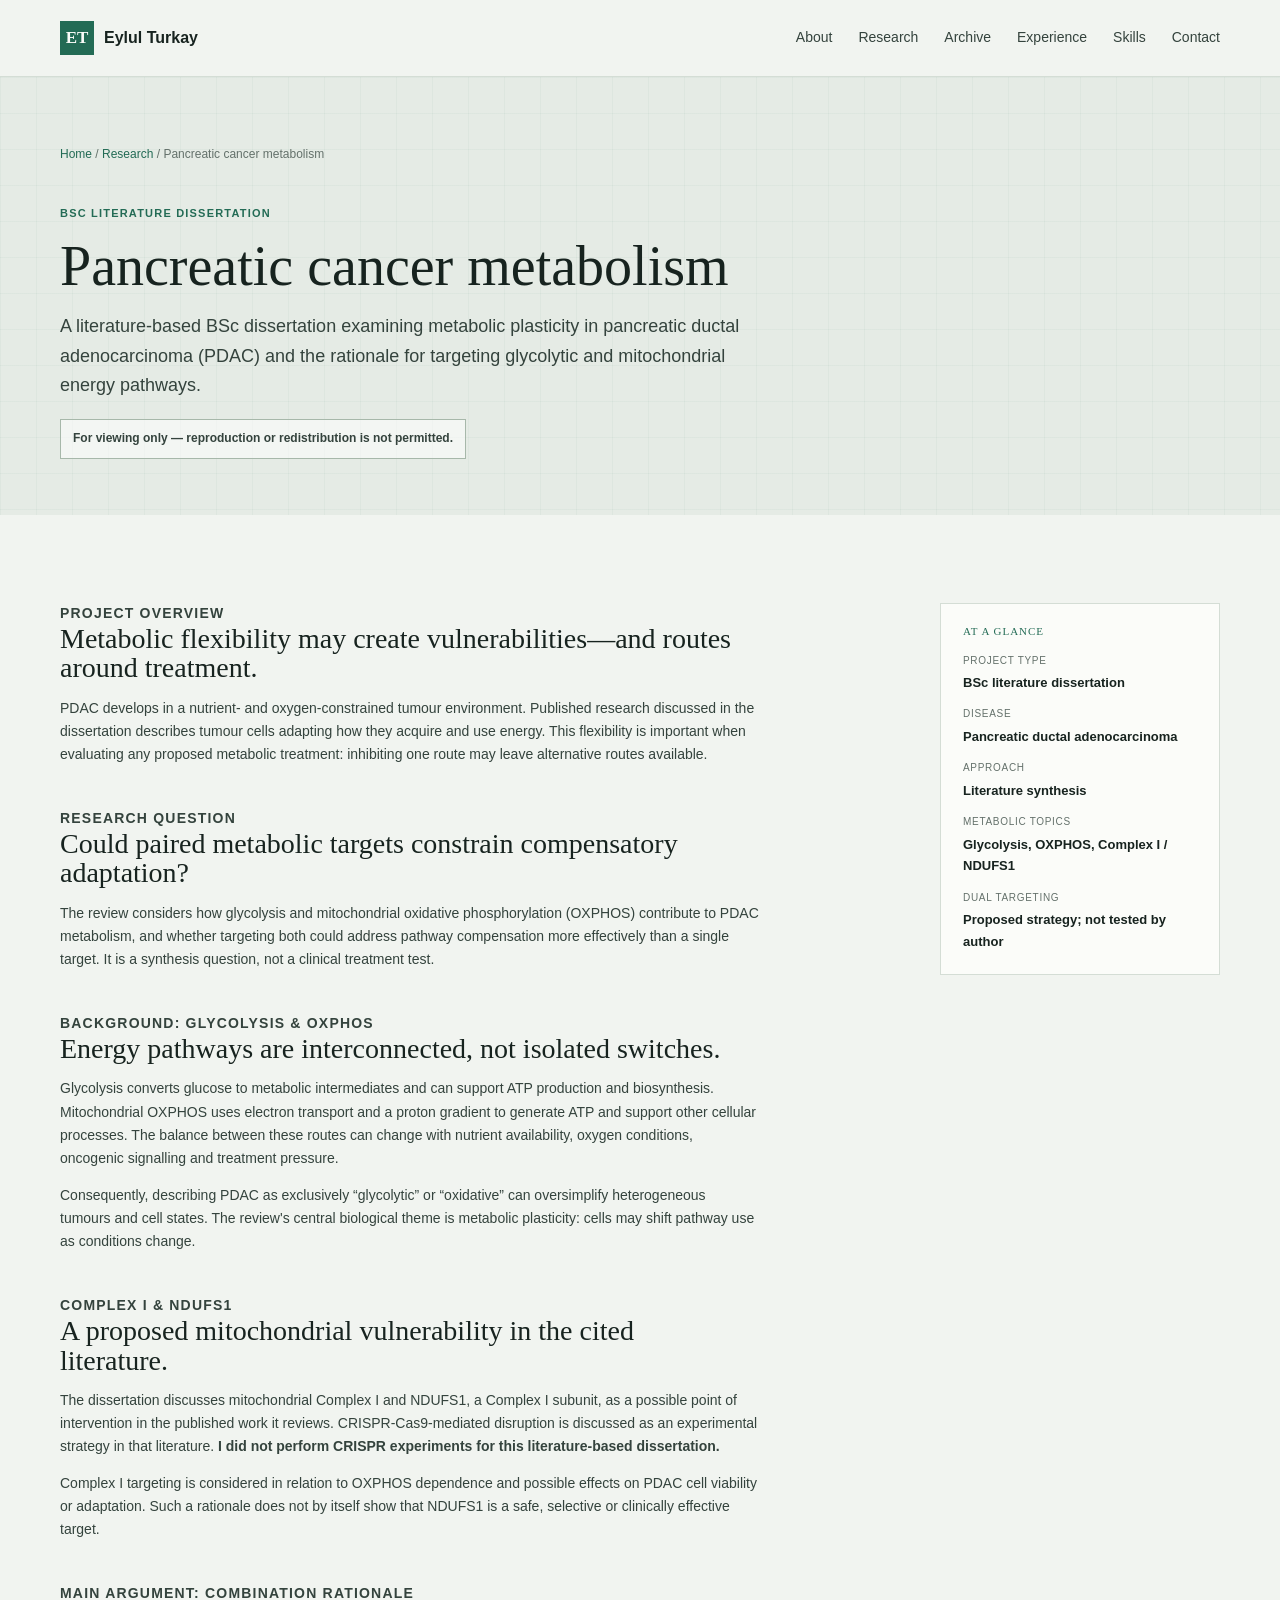
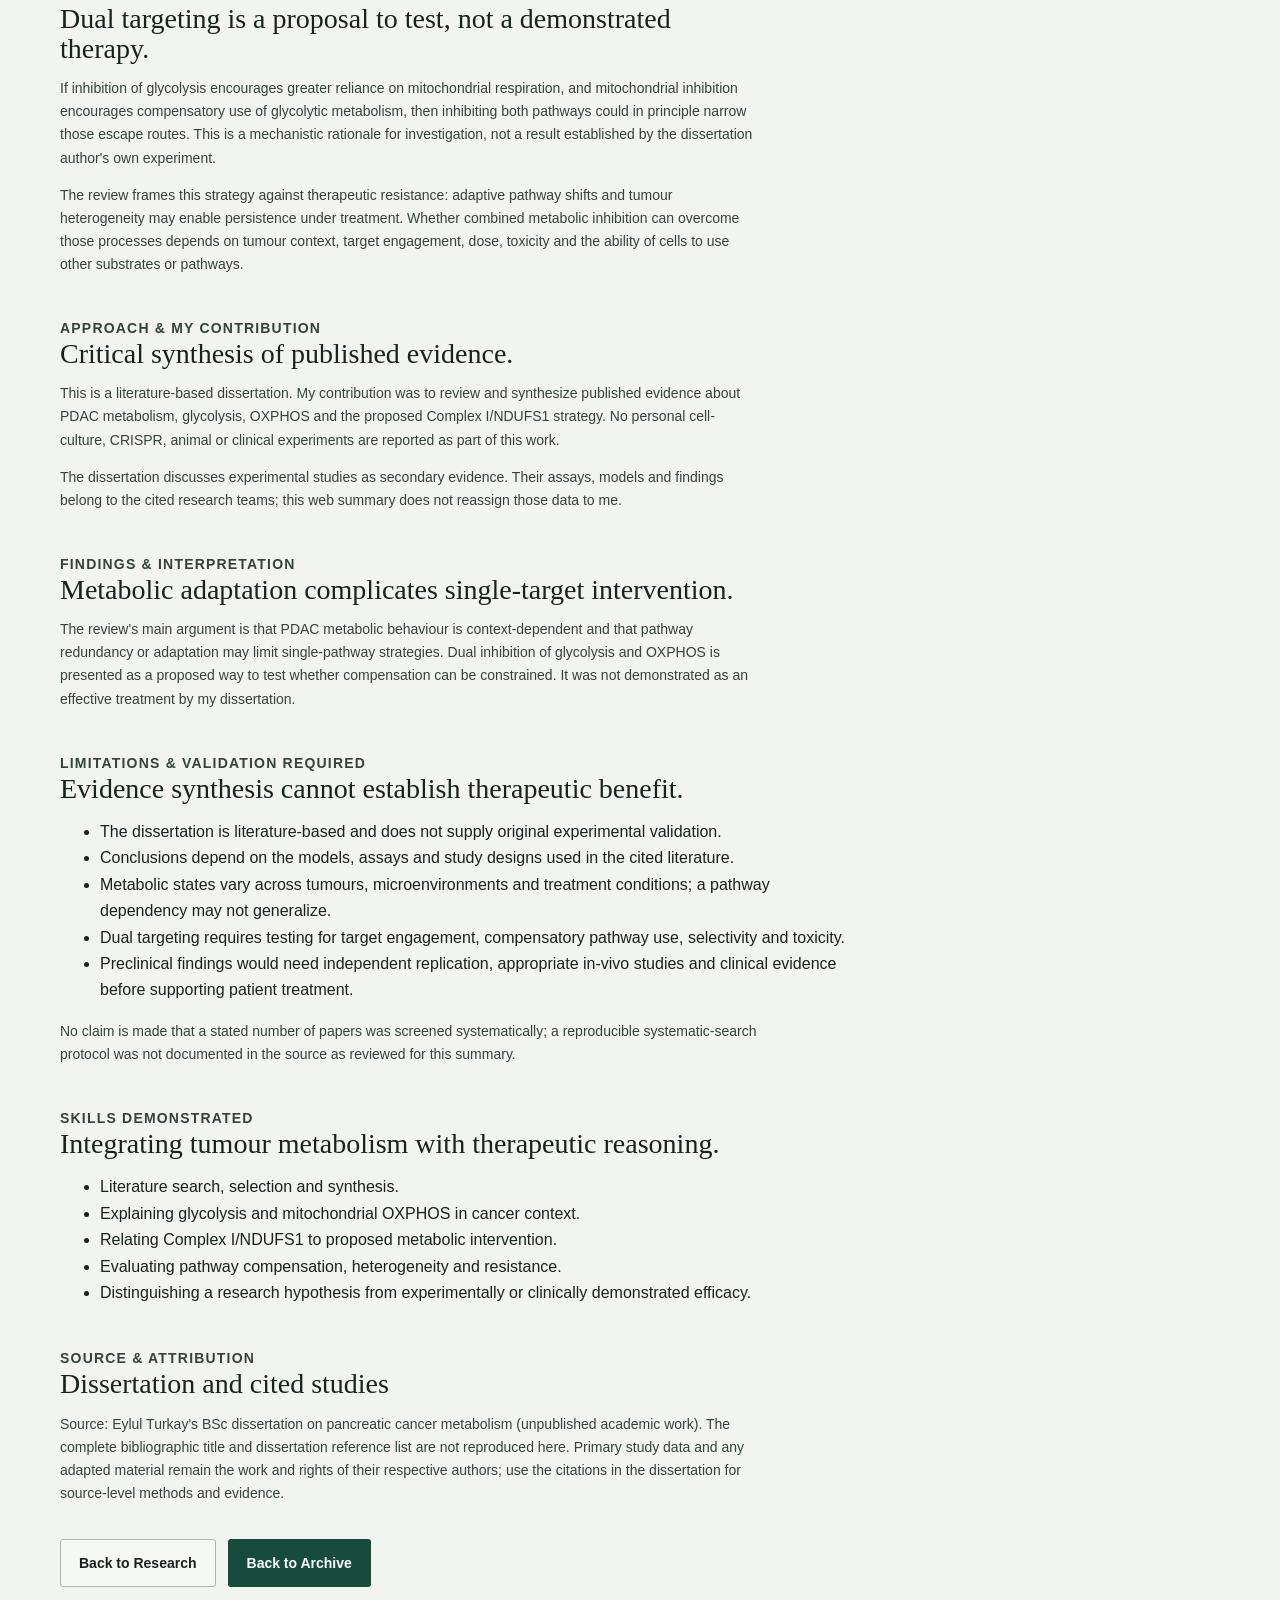
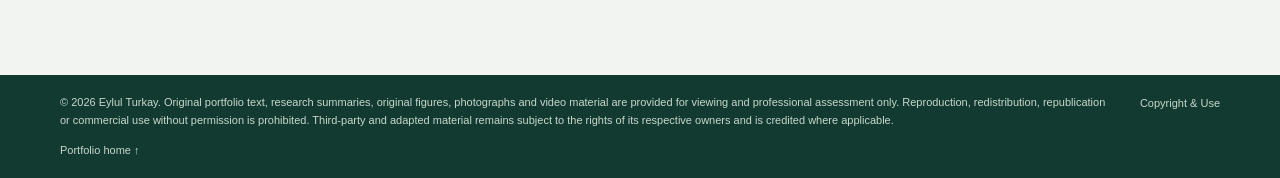
<file: projects/pancreatic-cancer-metabolism.html>
<!DOCTYPE html>
<html lang="en">
<head>
	<meta charset="UTF-8" />
	<meta name="viewport" content="width=device-width, initial-scale=1.0" />
	<meta name="description" content="A literature-based BSc dissertation summary on metabolic plasticity and proposed metabolic vulnerabilities in pancreatic cancer." />
	<title>Pancreatic Cancer Metabolism | Eylul Turkay</title>
	<link rel="stylesheet" href="../styles.css" />
</head>
<body>
	<header class="site-header">
		<div class="container nav-wrapper">
			<a class="brand" href="../index.html#top"><span class="brand-mark" aria-hidden="true">ET</span><span>Eylul Turkay</span></a>
			<button class="menu-toggle" id="menuToggle" aria-label="Open navigation" aria-expanded="false" aria-controls="mainNav"><span></span><span></span><span></span></button>
			<nav class="nav" id="mainNav" aria-label="Main navigation"><a href="../index.html#about">About</a><a href="../index.html#research">Research</a><a href="../archive.html">Archive</a><a href="../index.html#experience">Experience</a><a href="../index.html#skills">Skills</a><a href="../index.html#contact">Contact</a></nav>
		</div>
	</header>
	<main>
		<section class="detail-hero"><div class="container">
			<p class="breadcrumb"><a href="../index.html#top">Home</a> / <a href="../index.html#research">Research</a> / Pancreatic cancer metabolism</p>
			<p class="section-label">BSC LITERATURE DISSERTATION</p>
			<h1>Pancreatic cancer metabolism</h1>
			<p class="detail-lead">A literature-based BSc dissertation examining metabolic plasticity in pancreatic ductal adenocarcinoma (PDAC) and the rationale for targeting glycolytic and mitochondrial energy pathways.</p>
			<div class="viewing-notice">For viewing only — reproduction or redistribution is not permitted.</div>
		</div></section>
		<section class="section"><div class="container detail-layout">
			<div class="detail-content">
				<section id="overview"><p class="section-label">PROJECT OVERVIEW</p><h2>Metabolic flexibility may create vulnerabilities—and routes around treatment.</h2>
					<p>PDAC develops in a nutrient- and oxygen-constrained tumour environment. Published research discussed in the dissertation describes tumour cells adapting how they acquire and use energy. This flexibility is important when evaluating any proposed metabolic treatment: inhibiting one route may leave alternative routes available.</p>
				</section>
				<section><p class="section-label">RESEARCH QUESTION</p><h2>Could paired metabolic targets constrain compensatory adaptation?</h2>
					<p>The review considers how glycolysis and mitochondrial oxidative phosphorylation (OXPHOS) contribute to PDAC metabolism, and whether targeting both could address pathway compensation more effectively than a single target. It is a synthesis question, not a clinical treatment test.</p>
				</section>
				<section><p class="section-label">BACKGROUND: GLYCOLYSIS &amp; OXPHOS</p><h2>Energy pathways are interconnected, not isolated switches.</h2>
					<p>Glycolysis converts glucose to metabolic intermediates and can support ATP production and biosynthesis. Mitochondrial OXPHOS uses electron transport and a proton gradient to generate ATP and support other cellular processes. The balance between these routes can change with nutrient availability, oxygen conditions, oncogenic signalling and treatment pressure.</p>
					<p>Consequently, describing PDAC as exclusively “glycolytic” or “oxidative” can oversimplify heterogeneous tumours and cell states. The review's central biological theme is metabolic plasticity: cells may shift pathway use as conditions change.</p>
				</section>
				<section><p class="section-label">COMPLEX I &amp; NDUFS1</p><h2>A proposed mitochondrial vulnerability in the cited literature.</h2>
					<p>The dissertation discusses mitochondrial Complex I and NDUFS1, a Complex I subunit, as a possible point of intervention in the published work it reviews. CRISPR-Cas9-mediated disruption is discussed as an experimental strategy in that literature. <strong>I did not perform CRISPR experiments for this literature-based dissertation.</strong></p>
					<p>Complex I targeting is considered in relation to OXPHOS dependence and possible effects on PDAC cell viability or adaptation. Such a rationale does not by itself show that NDUFS1 is a safe, selective or clinically effective target.</p>
				</section>
				<section><p class="section-label">MAIN ARGUMENT: COMBINATION RATIONALE</p><h2>Dual targeting is a proposal to test, not a demonstrated therapy.</h2>
					<p>If inhibition of glycolysis encourages greater reliance on mitochondrial respiration, and mitochondrial inhibition encourages compensatory use of glycolytic metabolism, then inhibiting both pathways could in principle narrow those escape routes. This is a mechanistic rationale for investigation, not a result established by the dissertation author's own experiment.</p>
					<p>The review frames this strategy against therapeutic resistance: adaptive pathway shifts and tumour heterogeneity may enable persistence under treatment. Whether combined metabolic inhibition can overcome those processes depends on tumour context, target engagement, dose, toxicity and the ability of cells to use other substrates or pathways.</p>
				</section>
				<section><p class="section-label">APPROACH &amp; MY CONTRIBUTION</p><h2>Critical synthesis of published evidence.</h2>
					<p>This is a literature-based dissertation. My contribution was to review and synthesize published evidence about PDAC metabolism, glycolysis, OXPHOS and the proposed Complex I/NDUFS1 strategy. No personal cell-culture, CRISPR, animal or clinical experiments are reported as part of this work.</p>
					<p>The dissertation discusses experimental studies as secondary evidence. Their assays, models and findings belong to the cited research teams; this web summary does not reassign those data to me.</p>
				</section>
				<section><p class="section-label">FINDINGS &amp; INTERPRETATION</p><h2>Metabolic adaptation complicates single-target intervention.</h2>
					<p>The review's main argument is that PDAC metabolic behaviour is context-dependent and that pathway redundancy or adaptation may limit single-pathway strategies. Dual inhibition of glycolysis and OXPHOS is presented as a proposed way to test whether compensation can be constrained. It was not demonstrated as an effective treatment by my dissertation.</p>
				</section>
				<section><p class="section-label">LIMITATIONS &amp; VALIDATION REQUIRED</p><h2>Evidence synthesis cannot establish therapeutic benefit.</h2>
					<ul><li>The dissertation is literature-based and does not supply original experimental validation.</li><li>Conclusions depend on the models, assays and study designs used in the cited literature.</li><li>Metabolic states vary across tumours, microenvironments and treatment conditions; a pathway dependency may not generalize.</li><li>Dual targeting requires testing for target engagement, compensatory pathway use, selectivity and toxicity.</li><li>Preclinical findings would need independent replication, appropriate in-vivo studies and clinical evidence before supporting patient treatment.</li></ul>
					<p>No claim is made that a stated number of papers was screened systematically; a reproducible systematic-search protocol was not documented in the source as reviewed for this summary.</p>
				</section>
				<section><p class="section-label">SKILLS DEMONSTRATED</p><h2>Integrating tumour metabolism with therapeutic reasoning.</h2>
					<ul><li>Literature search, selection and synthesis.</li><li>Explaining glycolysis and mitochondrial OXPHOS in cancer context.</li><li>Relating Complex I/NDUFS1 to proposed metabolic intervention.</li><li>Evaluating pathway compensation, heterogeneity and resistance.</li><li>Distinguishing a research hypothesis from experimentally or clinically demonstrated efficacy.</li></ul>
				</section>
				<section><p class="section-label">SOURCE &amp; ATTRIBUTION</p><h2>Dissertation and cited studies</h2>
					<p>Source: Eylul Turkay's BSc dissertation on pancreatic cancer metabolism (unpublished academic work). The complete bibliographic title and dissertation reference list are not reproduced here. Primary study data and any adapted material remain the work and rights of their respective authors; use the citations in the dissertation for source-level methods and evidence.</p>
				</section>
				<div class="page-actions"><a class="button button-outline" href="../index.html#research">Back to Research</a><a class="button button-primary" href="../archive.html">Back to Archive</a></div>
			</div>
			<aside class="detail-sidebar" aria-label="Project overview"><h2>AT A GLANCE</h2><dl>
				<dt>Project type</dt><dd>BSc literature dissertation</dd><dt>Disease</dt><dd>Pancreatic ductal adenocarcinoma</dd><dt>Approach</dt><dd>Literature synthesis</dd><dt>Metabolic topics</dt><dd>Glycolysis, OXPHOS, Complex I / NDUFS1</dd><dt>Dual targeting</dt><dd>Proposed strategy; not tested by author</dd>
			</dl></aside>
		</div></section>
	</main>
	<footer class="footer"><div class="container footer-inner">
		<p>© 2026 Eylul Turkay. Original portfolio text, research summaries, original figures, photographs and video material are provided for viewing and professional assessment only. Reproduction, redistribution, republication or commercial use without permission is prohibited. Third-party and adapted material remains subject to the rights of its respective owners and is credited where applicable.</p>
		<a href="../copyright.html">Copyright &amp; Use</a><a href="../index.html#top">Portfolio home ↑</a>
	</div></footer>
	<script src="../script.js"></script>
</body>
</html>
</file>
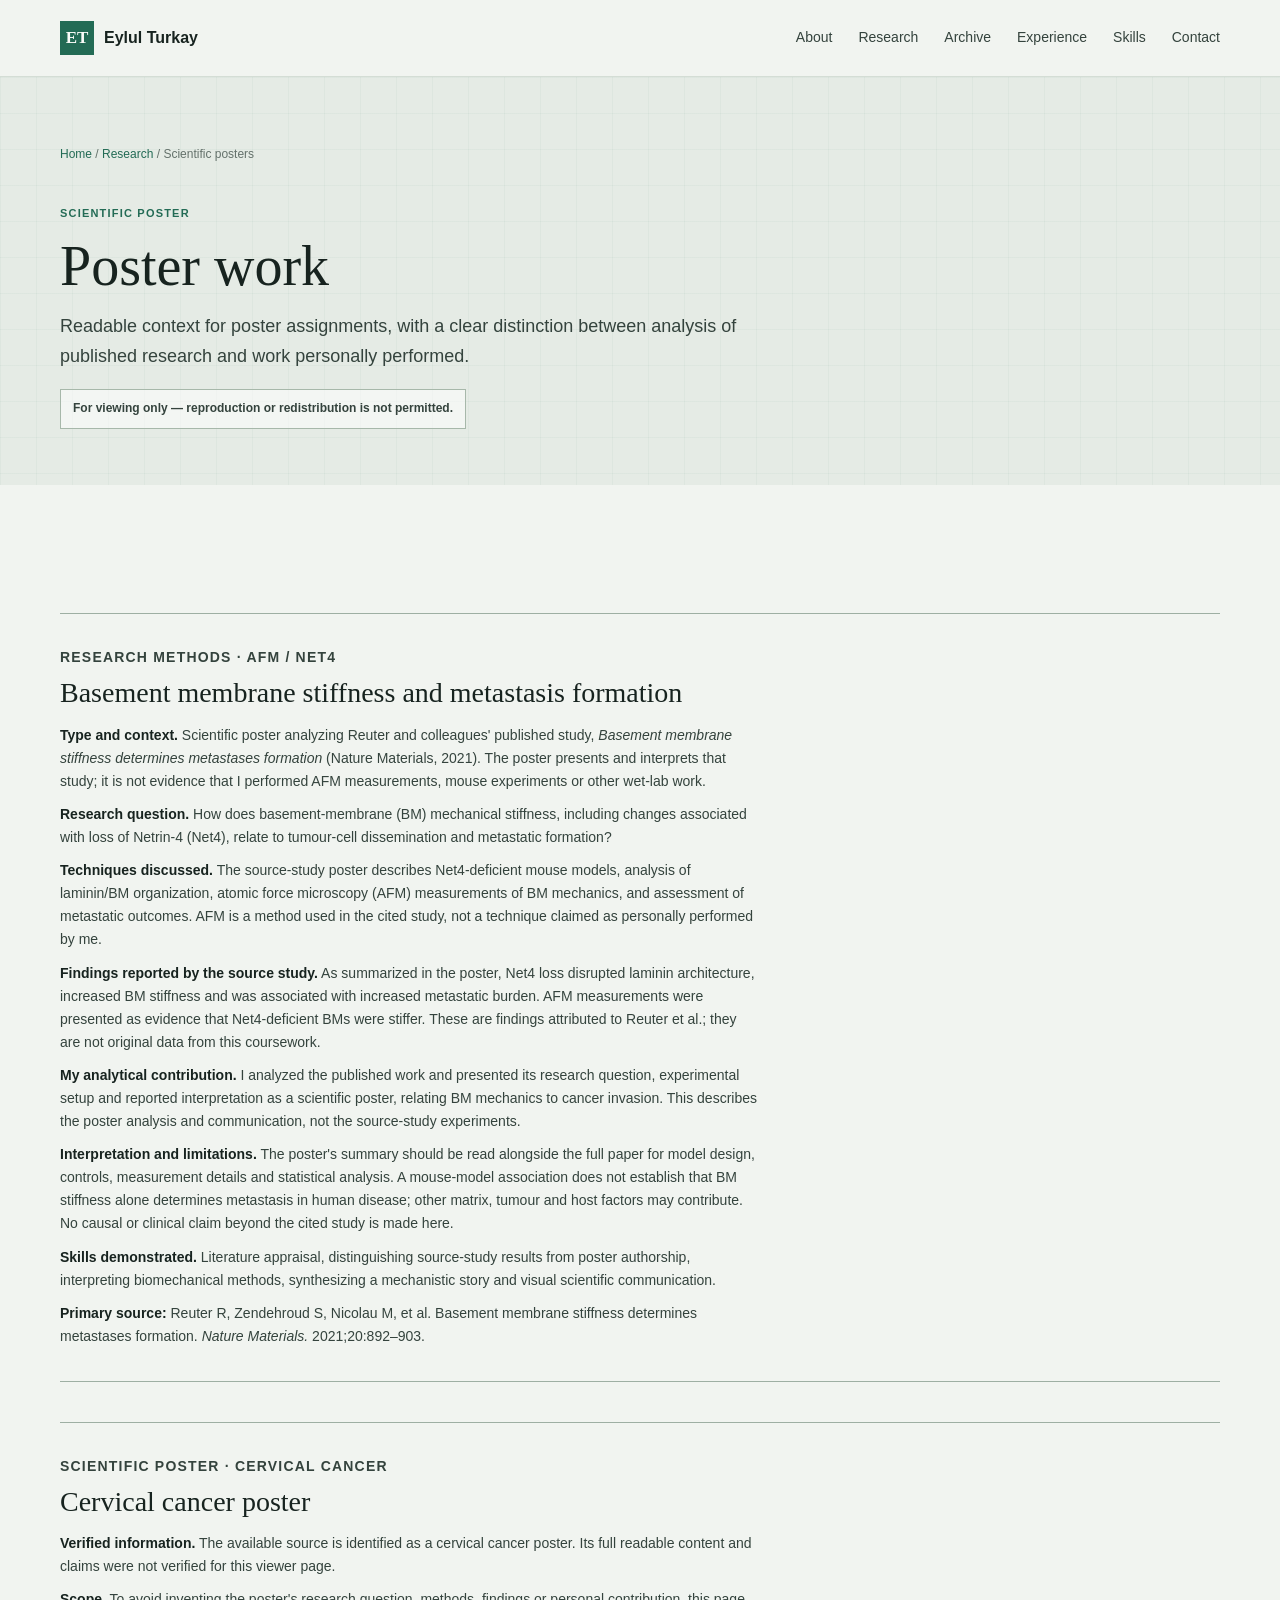
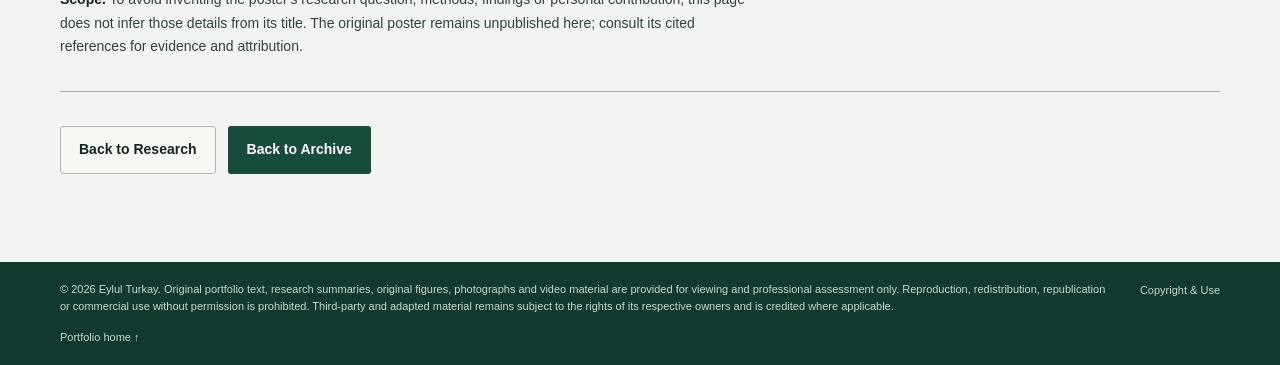
<file: projects/posters.html>
<!DOCTYPE html>
<html lang="en">
<head>
	<meta charset="UTF-8" />
	<meta name="viewport" content="width=device-width, initial-scale=1.0" />
	<meta name="description" content="Readable summaries of scientific poster work by Eylul Turkay." />
	<title>Scientific Posters | Eylul Turkay</title>
	<link rel="stylesheet" href="../styles.css" />
</head>
<body>
	<header class="site-header"><div class="container nav-wrapper">
		<a class="brand" href="../index.html#top"><span class="brand-mark" aria-hidden="true">ET</span><span>Eylul Turkay</span></a>
		<button class="menu-toggle" id="menuToggle" aria-label="Open navigation" aria-expanded="false" aria-controls="mainNav"><span></span><span></span><span></span></button>
		<nav class="nav" id="mainNav" aria-label="Main navigation"><a href="../index.html#about">About</a><a href="../index.html#research">Research</a><a href="../archive.html">Archive</a><a href="../index.html#experience">Experience</a><a href="../index.html#skills">Skills</a><a href="../index.html#contact">Contact</a></nav>
	</div></header>
	<main><section class="detail-hero"><div class="container">
		<p class="breadcrumb"><a href="../index.html#top">Home</a> / <a href="../index.html#research">Research</a> / Scientific posters</p>
		<p class="section-label">SCIENTIFIC POSTER</p><h1>Poster work</h1>
		<p class="detail-lead">Readable context for poster assignments, with a clear distinction between analysis of published research and work personally performed.</p>
		<div class="viewing-notice">For viewing only — reproduction or redistribution is not permitted.</div>
	</div></section>
	<section class="section"><div class="container detail-content">
		<article class="publication-entry coursework-entry" id="afm-net4">
			<p class="project-type">RESEARCH METHODS · AFM / NET4</p>
			<h2>Basement membrane stiffness and metastasis formation</h2>
			<p><strong>Type and context.</strong> Scientific poster analyzing Reuter and colleagues' published study, <em>Basement membrane stiffness determines metastases formation</em> (Nature Materials, 2021). The poster presents and interprets that study; it is not evidence that I performed AFM measurements, mouse experiments or other wet-lab work.</p>
			<p><strong>Research question.</strong> How does basement-membrane (BM) mechanical stiffness, including changes associated with loss of Netrin-4 (Net4), relate to tumour-cell dissemination and metastatic formation?</p>
			<p><strong>Techniques discussed.</strong> The source-study poster describes Net4-deficient mouse models, analysis of laminin/BM organization, atomic force microscopy (AFM) measurements of BM mechanics, and assessment of metastatic outcomes. AFM is a method used in the cited study, not a technique claimed as personally performed by me.</p>
			<p><strong>Findings reported by the source study.</strong> As summarized in the poster, Net4 loss disrupted laminin architecture, increased BM stiffness and was associated with increased metastatic burden. AFM measurements were presented as evidence that Net4-deficient BMs were stiffer. These are findings attributed to Reuter et al.; they are not original data from this coursework.</p>
			<p><strong>My analytical contribution.</strong> I analyzed the published work and presented its research question, experimental setup and reported interpretation as a scientific poster, relating BM mechanics to cancer invasion. This describes the poster analysis and communication, not the source-study experiments.</p>
			<p><strong>Interpretation and limitations.</strong> The poster's summary should be read alongside the full paper for model design, controls, measurement details and statistical analysis. A mouse-model association does not establish that BM stiffness alone determines metastasis in human disease; other matrix, tumour and host factors may contribute. No causal or clinical claim beyond the cited study is made here.</p>
			<p><strong>Skills demonstrated.</strong> Literature appraisal, distinguishing source-study results from poster authorship, interpreting biomechanical methods, synthesizing a mechanistic story and visual scientific communication.</p>
			<p><strong>Primary source:</strong> Reuter R, Zendehroud S, Nicolau M, et al. Basement membrane stiffness determines metastases formation. <em>Nature Materials.</em> 2021;20:892–903.</p>
		</article>
		<article class="publication-entry coursework-entry" id="cervical-cancer">
			<p class="project-type">SCIENTIFIC POSTER · CERVICAL CANCER</p>
			<h2>Cervical cancer poster</h2>
			<p><strong>Verified information.</strong> The available source is identified as a cervical cancer poster. Its full readable content and claims were not verified for this viewer page.</p>
			<p><strong>Scope.</strong> To avoid inventing the poster's research question, methods, findings or personal contribution, this page does not infer those details from its title. The original poster remains unpublished here; consult its cited references for evidence and attribution.</p>
		</article>
		<div class="page-actions"><a class="button button-outline" href="../index.html#research">Back to Research</a><a class="button button-primary" href="../archive.html">Back to Archive</a></div>
	</div></section></main>
	<footer class="footer"><div class="container footer-inner"><p>© 2026 Eylul Turkay. Original portfolio text, research summaries, original figures, photographs and video material are provided for viewing and professional assessment only. Reproduction, redistribution, republication or commercial use without permission is prohibited. Third-party and adapted material remains subject to the rights of its respective owners and is credited where applicable.</p><a href="../copyright.html">Copyright &amp; Use</a><a href="../index.html#top">Portfolio home ↑</a></div></footer>
	<script src="../script.js"></script>
</body>
</html>
</file>
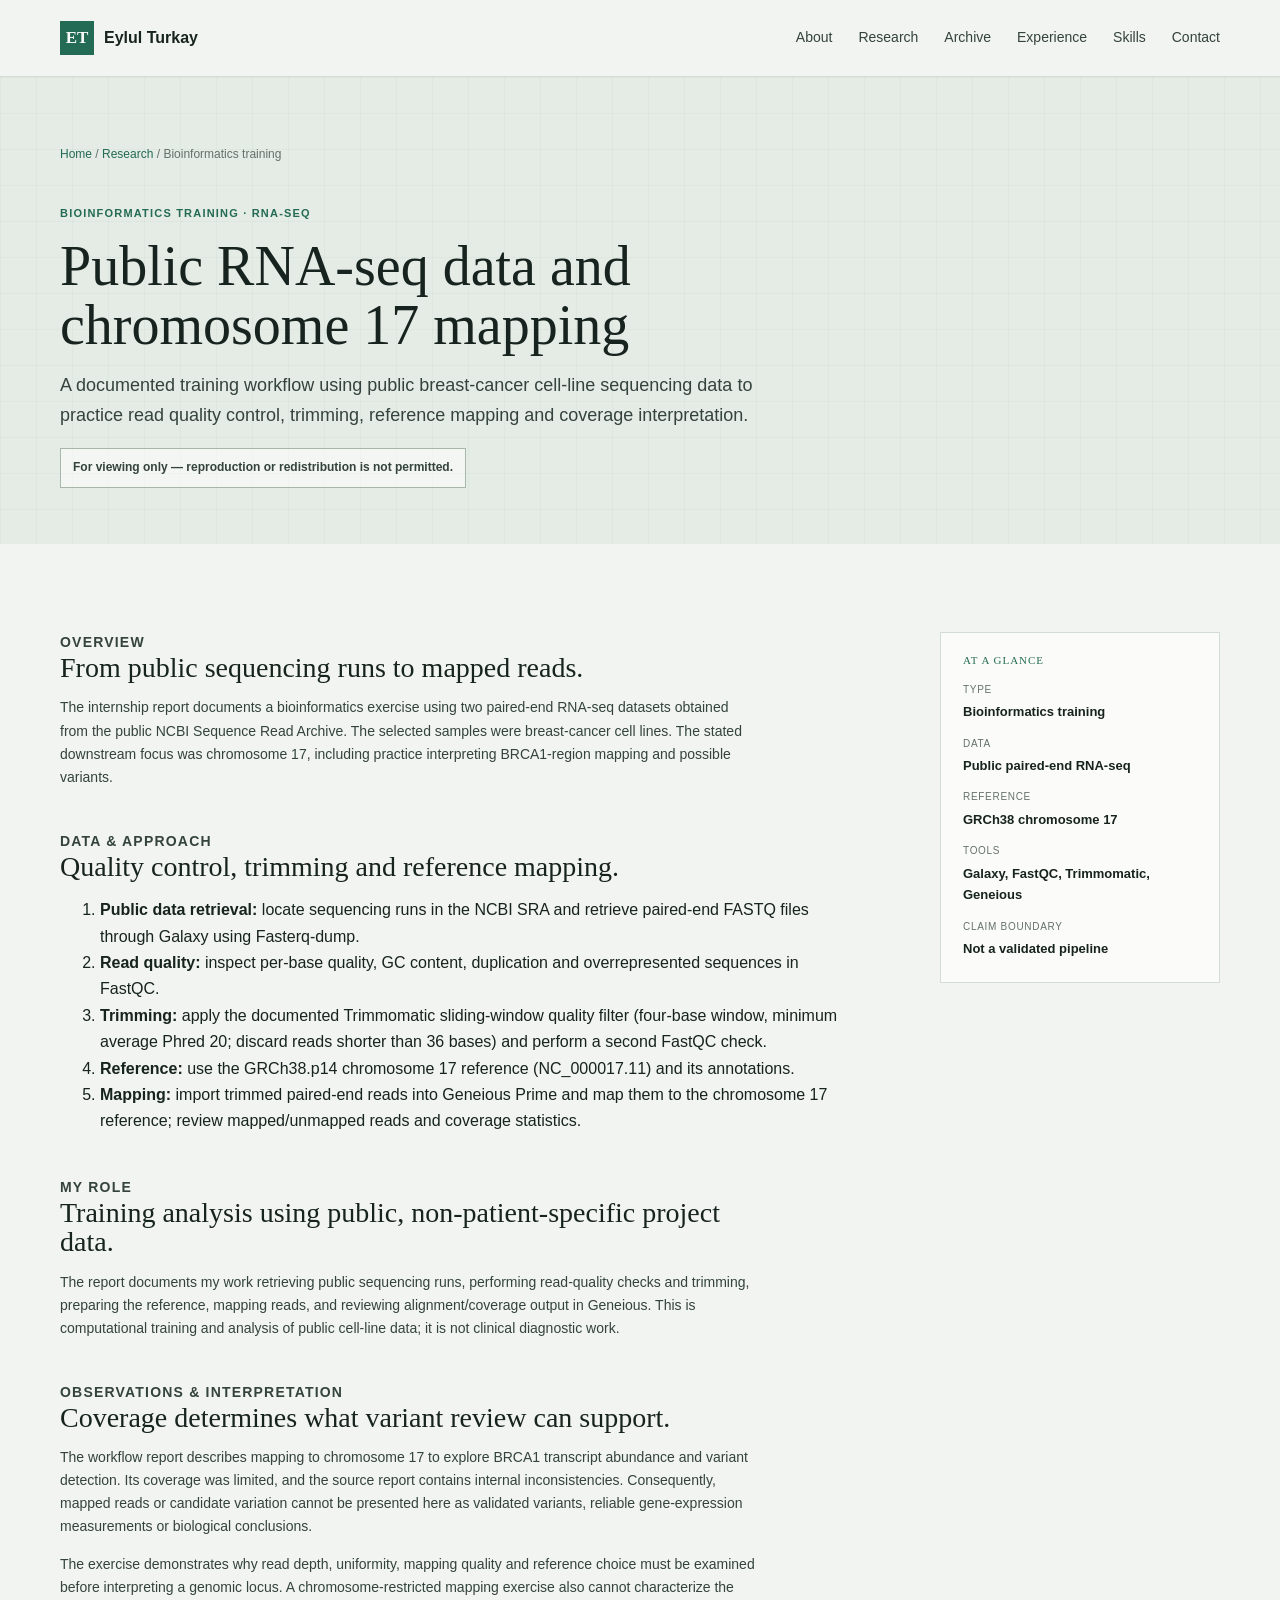
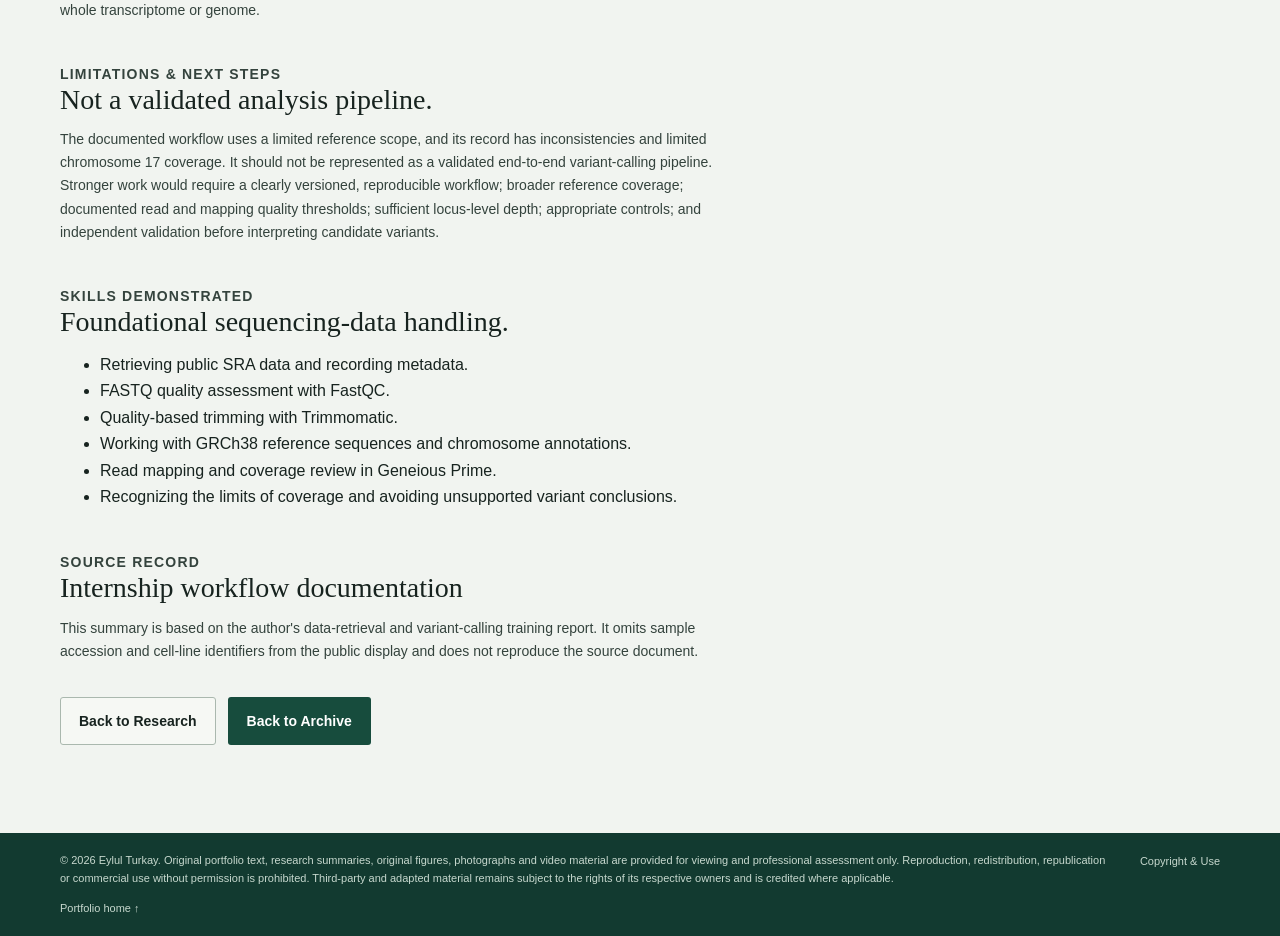
<file: projects/variant-calling-internship.html>
<!DOCTYPE html>
<html lang="en">
<head>
	<meta charset="UTF-8" />
	<meta name="viewport" content="width=device-width, initial-scale=1.0" />
	<meta name="description" content="A cautious, readable account of public RNA-sequencing data retrieval and chromosome 17 analysis documented during bioinformatics training." />
	<title>Bioinformatics Training | Eylul Turkay</title>
	<link rel="stylesheet" href="../styles.css" />
</head>
<body>
	<header class="site-header"><div class="container nav-wrapper">
		<a class="brand" href="../index.html#top"><span class="brand-mark" aria-hidden="true">ET</span><span>Eylul Turkay</span></a>
		<button class="menu-toggle" id="menuToggle" aria-label="Open navigation" aria-expanded="false" aria-controls="mainNav"><span></span><span></span><span></span></button>
		<nav class="nav" id="mainNav" aria-label="Main navigation"><a href="../index.html#about">About</a><a href="../index.html#research">Research</a><a href="../archive.html">Archive</a><a href="../index.html#experience">Experience</a><a href="../index.html#skills">Skills</a><a href="../index.html#contact">Contact</a></nav>
	</div></header>
	<main><section class="detail-hero"><div class="container">
		<p class="breadcrumb"><a href="../index.html#top">Home</a> / <a href="../index.html#research">Research</a> / Bioinformatics training</p>
		<p class="section-label">BIOINFORMATICS TRAINING · RNA-SEQ</p><h1>Public RNA-seq data and chromosome 17 mapping</h1>
		<p class="detail-lead">A documented training workflow using public breast-cancer cell-line sequencing data to practice read quality control, trimming, reference mapping and coverage interpretation.</p>
		<div class="viewing-notice">For viewing only — reproduction or redistribution is not permitted.</div>
	</div></section>
	<section class="section"><div class="container detail-layout"><div class="detail-content">
		<section><p class="section-label">OVERVIEW</p><h2>From public sequencing runs to mapped reads.</h2>
			<p>The internship report documents a bioinformatics exercise using two paired-end RNA-seq datasets obtained from the public NCBI Sequence Read Archive. The selected samples were breast-cancer cell lines. The stated downstream focus was chromosome 17, including practice interpreting BRCA1-region mapping and possible variants.</p>
		</section>
		<section><p class="section-label">DATA &amp; APPROACH</p><h2>Quality control, trimming and reference mapping.</h2>
			<ol><li><strong>Public data retrieval:</strong> locate sequencing runs in the NCBI SRA and retrieve paired-end FASTQ files through Galaxy using Fasterq-dump.</li><li><strong>Read quality:</strong> inspect per-base quality, GC content, duplication and overrepresented sequences in FastQC.</li><li><strong>Trimming:</strong> apply the documented Trimmomatic sliding-window quality filter (four-base window, minimum average Phred 20; discard reads shorter than 36 bases) and perform a second FastQC check.</li><li><strong>Reference:</strong> use the GRCh38.p14 chromosome 17 reference (NC_000017.11) and its annotations.</li><li><strong>Mapping:</strong> import trimmed paired-end reads into Geneious Prime and map them to the chromosome 17 reference; review mapped/unmapped reads and coverage statistics.</li></ol>
		</section>
		<section><p class="section-label">MY ROLE</p><h2>Training analysis using public, non-patient-specific project data.</h2>
			<p>The report documents my work retrieving public sequencing runs, performing read-quality checks and trimming, preparing the reference, mapping reads, and reviewing alignment/coverage output in Geneious. This is computational training and analysis of public cell-line data; it is not clinical diagnostic work.</p>
		</section>
		<section><p class="section-label">OBSERVATIONS &amp; INTERPRETATION</p><h2>Coverage determines what variant review can support.</h2>
			<p>The workflow report describes mapping to chromosome 17 to explore BRCA1 transcript abundance and variant detection. Its coverage was limited, and the source report contains internal inconsistencies. Consequently, mapped reads or candidate variation cannot be presented here as validated variants, reliable gene-expression measurements or biological conclusions.</p>
			<p>The exercise demonstrates why read depth, uniformity, mapping quality and reference choice must be examined before interpreting a genomic locus. A chromosome-restricted mapping exercise also cannot characterize the whole transcriptome or genome.</p>
		</section>
		<section><p class="section-label">LIMITATIONS &amp; NEXT STEPS</p><h2>Not a validated analysis pipeline.</h2>
			<p>The documented workflow uses a limited reference scope, and its record has inconsistencies and limited chromosome 17 coverage. It should not be represented as a validated end-to-end variant-calling pipeline. Stronger work would require a clearly versioned, reproducible workflow; broader reference coverage; documented read and mapping quality thresholds; sufficient locus-level depth; appropriate controls; and independent validation before interpreting candidate variants.</p>
		</section>
		<section><p class="section-label">SKILLS DEMONSTRATED</p><h2>Foundational sequencing-data handling.</h2>
			<ul><li>Retrieving public SRA data and recording metadata.</li><li>FASTQ quality assessment with FastQC.</li><li>Quality-based trimming with Trimmomatic.</li><li>Working with GRCh38 reference sequences and chromosome annotations.</li><li>Read mapping and coverage review in Geneious Prime.</li><li>Recognizing the limits of coverage and avoiding unsupported variant conclusions.</li></ul>
		</section>
		<section><p class="section-label">SOURCE RECORD</p><h2>Internship workflow documentation</h2>
			<p>This summary is based on the author's data-retrieval and variant-calling training report. It omits sample accession and cell-line identifiers from the public display and does not reproduce the source document.</p>
		</section>
		<div class="page-actions"><a class="button button-outline" href="../index.html#research">Back to Research</a><a class="button button-primary" href="../archive.html">Back to Archive</a></div>
	</div><aside class="detail-sidebar" aria-label="Training overview"><h2>AT A GLANCE</h2><dl><dt>Type</dt><dd>Bioinformatics training</dd><dt>Data</dt><dd>Public paired-end RNA-seq</dd><dt>Reference</dt><dd>GRCh38 chromosome 17</dd><dt>Tools</dt><dd>Galaxy, FastQC, Trimmomatic, Geneious</dd><dt>Claim boundary</dt><dd>Not a validated pipeline</dd></dl></aside></div></section></main>
	<footer class="footer"><div class="container footer-inner"><p>© 2026 Eylul Turkay. Original portfolio text, research summaries, original figures, photographs and video material are provided for viewing and professional assessment only. Reproduction, redistribution, republication or commercial use without permission is prohibited. Third-party and adapted material remains subject to the rights of its respective owners and is credited where applicable.</p><a href="../copyright.html">Copyright &amp; Use</a><a href="../index.html#top">Portfolio home ↑</a></div></footer>
	<script src="../script.js"></script>
</body>
</html>
</file>
<file: styles.css>
:root {
	--paper: #f1f4f0;
	--paper-deep: #e5ebe5;
	--white: #fbfcf9;
	--ink: #17231f;
	--ink-soft: #34433d;
	--muted: #64716b;
	--line: #d4ddd5;
	--green: #236b55;
	--green-dark: #174c3d;
	--green-pale: #e0eee7;
	--coral: #bd543f;
	--max-width: 1160px;
}

* { box-sizing: border-box; }
html { scroll-behavior: smooth; scroll-padding-top: 88px; }
body {
	margin: 0;
	background: var(--paper);
	color: var(--ink);
	font-family: "DM Sans", sans-serif;
	font-size: 16px;
	line-height: 1.65;
}
a { color: inherit; text-decoration: none; }
button, a { -webkit-tap-highlight-color: transparent; }
button:focus-visible, a:focus-visible { outline: 3px solid var(--coral); outline-offset: 4px; }
.container { width: min(var(--max-width), calc(100% - 48px)); margin: 0 auto; }

.site-header {
	position: sticky;
	top: 0;
	z-index: 10;
	background: rgba(241, 244, 240, 0.96);
	border-bottom: 1px solid var(--line);
}
.nav-wrapper { min-height: 76px; display: flex; align-items: center; justify-content: space-between; gap: 32px; }
.brand { display: inline-flex; align-items: center; gap: 10px; font-weight: 700; letter-spacing: 0; }
.brand-mark { display: grid; width: 34px; aspect-ratio: 1; place-items: center; background: var(--green); color: var(--white); font-family: "DM Serif Display", serif; font-size: 17px; }
.nav { display: flex; align-items: center; gap: 26px; }
.nav a { color: var(--ink-soft); font-size: 14px; transition: color 160ms ease; }
.nav a:hover { color: var(--green); }
.menu-toggle { display: none; }

.hero {
	position: relative;
	overflow: hidden;
	background-color: var(--paper-deep);
	background-image: linear-gradient(rgba(35, 107, 85, 0.045) 1px, transparent 1px), linear-gradient(90deg, rgba(35, 107, 85, 0.045) 1px, transparent 1px);
	background-size: 36px 36px;
	border-bottom: 1px solid var(--line);
}
.hero-layout { min-height: 590px; display: grid; grid-template-columns: minmax(0, 1.05fr) minmax(360px, 0.95fr); align-items: center; gap: 64px; padding-top: 72px; padding-bottom: 72px; }
.eyebrow, .section-label, .project-type, .experience-kicker, .publication-type {
	margin: 0;
	color: var(--green);
	font-size: 11px;
	font-weight: 700;
	letter-spacing: 1.2px;
	line-height: 1.5;
}
.eyebrow span { color: var(--coral); padding: 0 4px; }
.hero h1, .section h2, .detail-hero h1 {
	font-family: "DM Serif Display", Georgia, serif;
	font-weight: 400;
	letter-spacing: 0;
	line-height: 1.05;
}
.hero h1 { max-width: 640px; margin: 22px 0 20px; font-size: 64px; }
.hero h1 em { color: var(--green); font-style: normal; }
.hero-text { max-width: 560px; margin: 0; color: var(--ink-soft); font-size: 18px; line-height: 1.6; }
.hero-actions { display: flex; flex-wrap: wrap; gap: 12px; margin-top: 30px; }
.button { min-height: 48px; display: inline-flex; align-items: center; justify-content: center; gap: 12px; padding: 0 18px; border: 1px solid transparent; border-radius: 3px; font-size: 14px; font-weight: 600; line-height: 1.2; transition: background 160ms ease, color 160ms ease, border-color 160ms ease; }
.button-primary { background: var(--green-dark); color: white; }
.button-primary:hover { background: var(--green); }
.button-outline { border-color: #aab8ae; background: rgba(251, 252, 249, 0.45); }
.button-outline:hover { border-color: var(--green); color: var(--green); }
.hero-note { max-width: 470px; margin: 22px 0 0; color: var(--muted); font-size: 12px; }

.trajectory-figure { align-self: center; margin: 0; padding: 24px 24px 18px; background: rgba(251, 252, 249, 0.78); border: 1px solid #cbd7ce; }
.figure-heading { display: flex; justify-content: space-between; gap: 16px; color: var(--muted); font-size: 10px; font-weight: 700; letter-spacing: 1px; }
.figure-number { color: var(--coral); }
.trajectory-track { position: relative; display: grid; grid-template-columns: repeat(4, minmax(0, 1fr)); gap: 8px; margin: 58px 0 42px; }
.trajectory-track::before { position: absolute; top: 13px; right: 8%; left: 8%; height: 1px; background: #aabbb0; content: ""; }
.trajectory-step { position: relative; display: flex; flex-direction: column; align-items: center; gap: 12px; text-align: center; }
.step-marker { z-index: 1; display: grid; width: 28px; aspect-ratio: 1; place-items: center; border: 1px solid #90a599; border-radius: 50%; background: var(--white); color: var(--ink-soft); font-size: 9px; font-weight: 700; }
.trajectory-step-emphasis .step-marker { border-color: var(--coral); background: var(--coral); color: white; box-shadow: 0 0 0 6px rgba(189, 84, 63, 0.12); }
.step-name { color: var(--ink-soft); font-size: 11px; font-weight: 600; }
.pressure-band { display: grid; grid-template-columns: auto 1fr; align-items: center; gap: 12px; padding-top: 15px; border-top: 1px solid var(--line); }
.pressure-band > span:first-child { color: var(--coral); font-size: 9px; font-weight: 700; letter-spacing: 0.8px; }
.pressure-line { position: relative; height: 1px; background: var(--coral); }
.pressure-line::after { position: absolute; top: -3px; right: 0; width: 7px; height: 7px; border-radius: 50%; background: var(--coral); content: ""; }
.pressure-state { grid-column: 2; justify-self: end; color: var(--muted); font-size: 11px; }
.trajectory-figure figcaption { margin-top: 16px; color: var(--muted); font-size: 11px; }

.section { padding: 88px 0; }
.section-alt { background: var(--paper-deep); }
.two-column { display: grid; grid-template-columns: minmax(0, 0.9fr) minmax(0, 1.1fr); gap: 88px; align-items: start; }
.section h2 { max-width: 680px; margin: 14px 0 0; font-size: 44px; }
.section-copy { color: var(--ink-soft); font-size: 15px; }
.section-copy p { margin: 0 0 16px; }
.section-heading { display: flex; align-items: end; justify-content: space-between; gap: 32px; }
.section-heading h2 { max-width: 600px; }
.section-intro { max-width: 370px; margin: 0 0 5px; color: var(--muted); font-size: 14px; }

.project-section { background: var(--ink); color: var(--white); }
.project-section .section-label { color: #95c8af; }
.project-section .section-intro { color: #b1bdb6; }
.project-grid { display: grid; grid-template-columns: repeat(2, minmax(0, 1fr)); gap: 1px; margin-top: 42px; background: #3a4943; border: 1px solid #3a4943; }
.project-card { min-width: 0; padding: 28px; background: #1d2a25; }
.project-card-featured { background: #22362e; }
.project-type { display: flex; justify-content: space-between; gap: 12px; color: #a8cdb8; font-size: 10px; }
.project-type span { color: #aab8b0; white-space: nowrap; }
.project-card h3 { margin: 18px 0 10px; font-family: "DM Serif Display", Georgia, serif; font-size: 25px; font-weight: 400; line-height: 1.2; }
.project-card h3 a:hover, .text-link:hover { color: #a8d6bd; }
.project-card h3 a span { color: #9cc9b0; font-family: "DM Sans", sans-serif; font-size: 15px; }
.project-summary { min-height: 72px; margin: 0; color: #c1cbc4; font-size: 13px; line-height: 1.6; }
.tag-list { display: flex; flex-wrap: wrap; gap: 7px; margin: 18px 0 0; padding: 0; list-style: none; }
.tag-list li { padding: 4px 9px; border: 1px solid #52665a; color: #d8e2db; font-size: 10px; line-height: 1.4; }
.evidence-lines { display: grid; gap: 10px; margin-top: 20px; padding-top: 16px; border-top: 1px solid #405148; }
.evidence-lines p { display: grid; grid-template-columns: 24px 1fr; gap: 8px; margin: 0; color: #c1cbc4; font-size: 11px; line-height: 1.5; }
.evidence-lines p > span { color: #9cc9b0; font-size: 9px; font-weight: 700; }
.evidence-lines strong { color: white; }
.text-link { display: inline-flex; align-items: center; gap: 10px; margin-top: 17px; color: #a8d6bd; font-size: 12px; font-weight: 700; }

.experience-list { margin-top: 44px; border-top: 1px solid var(--line); }
.experience-item { display: grid; grid-template-columns: 42px minmax(0, 1fr); gap: 24px; align-items: start; padding: 25px 0; border-bottom: 1px solid var(--line); }
.experience-index { margin: 0; color: var(--coral); font-size: 11px; font-weight: 700; }
.experience-kicker { color: var(--muted); font-size: 9px; }
.experience-item h3 { margin: 5px 0 0; font-size: 17px; }
.experience-meta { margin: 5px 0 0; color: var(--muted); font-size: 12px; font-weight: 600; }
.experience-details { display: grid; gap: 6px; max-width: 920px; margin: 12px 0 0; padding-left: 18px; color: var(--ink-soft); font-size: 13px; line-height: 1.55; }
.experience-details li { padding-left: 3px; }
.experience-dates { display: grid; gap: 6px; margin-top: 9px; }
.experience-dates p { margin: 0; color: var(--ink-soft); font-size: 12px; }
.experience-dates strong { color: var(--ink); }
.experience-actions { margin-top: 15px; }
.experience-actions .button { width: fit-content; }
.education-list { margin-top: 42px; border-top: 1px solid var(--line); }
.education-entry { display: grid; grid-template-columns: 42px minmax(0, 1fr); gap: 24px; align-items: start; padding: 25px 0; border-bottom: 1px solid var(--line); }
.education-entry h3 { margin: 5px 0 0; font-size: 19px; }
.education-main > p { max-width: 820px; margin: 9px 0 0; color: var(--ink-soft); font-size: 13px; line-height: 1.6; }
.education-main > .education-institution { margin-top: 4px; color: var(--muted); font-weight: 600; }
.education-main > .education-award { margin-top: 5px; color: var(--green); font-weight: 700; }
.education-results { max-width: 780px; margin-top: 17px; }
.education-results h4 { margin: 0 0 8px; color: var(--muted); font-size: 10px; font-weight: 700; letter-spacing: 0.6px; text-transform: uppercase; }
.education-results ul { display: grid; grid-template-columns: repeat(2, minmax(0, 1fr)); gap: 5px 16px; margin: 0; padding: 0; list-style: none; }
.education-results li { display: flex; justify-content: space-between; gap: 12px; padding: 5px 0; border-bottom: 1px solid #d5ded6; color: var(--ink-soft); font-size: 11px; }
.education-results li strong { flex-shrink: 0; color: var(--ink); }
.education-actions { margin-top: 16px; }

.skills-section { background: var(--paper-deep); }
.skills-grid { display: grid; grid-template-columns: repeat(2, minmax(0, 1fr)); gap: 28px 54px; margin-top: 42px; }
.skill-block { padding-top: 16px; border-top: 1px solid #bdc9bf; }
.skill-block h3 { margin: 0; font-size: 14px; }
.skill-block .tag-list { margin-top: 12px; }
.skill-block .tag-list li { border-color: #c5d1c7; background: rgba(251, 252, 249, 0.65); color: var(--ink-soft); font-size: 11px; }

.publication-entry { margin-top: 40px; padding: 23px 0; border-top: 1px solid #9eafa3; border-bottom: 1px solid #9eafa3; }
.publication-type { color: var(--coral); font-size: 10px; }
.publication-detail { display: flex; align-items: center; justify-content: space-between; gap: 28px; margin-top: 14px; }
.publication-detail h3 { margin: 0; font-family: "DM Serif Display", Georgia, serif; font-size: 25px; font-weight: 400; }
.publication-detail p { margin: 7px 0 0; color: var(--muted); font-size: 13px; }
.publication-detail .text-link { flex-shrink: 0; margin: 0; color: var(--green); }
.publication-detail .text-link:hover { color: var(--coral); }
.archive-media .publication-detail { align-items: flex-start; }
.training-progression { display: grid; grid-template-columns: minmax(0, 1fr) auto minmax(0, 1fr); align-items: center; gap: 24px; margin-top: 30px; padding: 22px 26px; border: 1px solid #bdc9bf; background: rgba(251, 252, 249, 0.7); }
.training-progression-step h3 { margin: 8px 0 0; font-family: "DM Serif Display", Georgia, serif; font-size: 20px; font-weight: 400; }
.training-progression-step p:last-child { margin: 7px 0 0; color: var(--muted); font-size: 12px; }
.training-progression-arrow { color: var(--coral); font-size: 22px; }
.certificate-list { margin-top: 18px; }
.certificate-list .publication-entry { margin-top: 0; padding: 22px 0; border-bottom: 0; }
.certificate-list .publication-entry:last-child { border-bottom: 1px solid #9eafa3; }
.certificate-list .publication-detail { align-items: flex-start; }
.certificate-list .publication-detail > div:first-child { max-width: 840px; }
.certificate-list .publication-detail .hero-actions { margin-top: 0; }
.certificate-progression-note { padding-left: 12px; border-left: 2px solid #9eafa3; }
.archive-media img, .archive-media video { display: block; width: min(100%, 480px); max-width: 100%; margin-top: 12px; }
.archive-media figure { margin: 18px 0 0; }
.archive-media figcaption { max-width: 480px; margin-top: 8px; color: var(--muted); font-size: 12px; line-height: 1.5; }

.contact-section { padding: 68px 0; background: var(--green-dark); color: white; }
.contact-layout { display: flex; align-items: center; justify-content: space-between; gap: 32px; }
.contact-section .section-label { color: #b0d7c2; }
.contact-section h2 { margin-top: 10px; font-size: 36px; }
.contact-links { display: flex; flex-direction: column; align-items: flex-start; gap: 8px; color: #d3e1d8; font-size: 13px; }
.contact-links a { color: white; font-weight: 700; text-decoration: underline; text-decoration-color: #89b9a0; text-underline-offset: 4px; }
.contact-links .button-outline { border-color: #b0d7c2; background: transparent; color: white; font-weight: 600; text-decoration: none; }
.contact-links .button-outline:hover { border-color: white; background: rgba(255, 255, 255, 0.08); color: white; }
.footer { padding: 19px 0; background: #123a30; color: #c7d8ce; font-size: 11px; }
.footer-inner { display: flex; flex-wrap: wrap; justify-content: space-between; gap: 12px 16px; }
.footer-inner p { flex: 1 1 100%; max-width: 1050px; margin: 0; line-height: 1.6; }
.footer-inner a { flex-shrink: 0; }
.viewing-notice { display: inline-block; margin-top: 18px; padding: 9px 12px; border: 1px solid #a7b8aa; background: rgba(255, 255, 255, 0.55); color: var(--ink-soft); font-size: 12px; font-weight: 600; }
.archive-note { color: var(--muted); font-size: 12px; }

.detail-hero { padding: 68px 0 56px; background-color: var(--paper-deep); background-image: linear-gradient(rgba(35, 107, 85, 0.04) 1px, transparent 1px), linear-gradient(90deg, rgba(35, 107, 85, 0.04) 1px, transparent 1px); background-size: 36px 36px; }
.breadcrumb { margin: 0 0 40px; color: var(--muted); font-size: 12px; }
.breadcrumb a { color: var(--green); }
.detail-hero h1 { max-width: 800px; margin: 16px 0; font-size: 56px; }
.detail-lead { max-width: 720px; margin: 0; color: var(--ink-soft); font-size: 18px; }
.detail-meta { display: flex; flex-wrap: wrap; gap: 9px 26px; margin-top: 26px; color: var(--muted); font-size: 12px; }
.detail-layout { display: grid; grid-template-columns: minmax(0, 1fr) 280px; gap: 80px; align-items: start; }
.detail-content h2 { margin: 0 0 12px; font-family: "DM Serif Display", Georgia, serif; font-size: 28px; font-weight: 400; }
.detail-content p { max-width: 700px; color: var(--ink-soft); font-size: 14px; }
.detail-content section + section { margin-top: 42px; }
.detail-content .tag-list li { border-color: #c5d1c7; background: var(--white); color: var(--ink-soft); font-size: 11px; }
.detail-sidebar { position: sticky; top: 104px; padding: 22px; background: var(--white); border: 1px solid var(--line); }
.detail-sidebar h2 { margin: 0 0 15px; font-size: 11px; color: var(--green); letter-spacing: 1px; }
.detail-sidebar dl { margin: 0; }
.detail-sidebar dt { margin-top: 13px; color: var(--muted); font-size: 10px; text-transform: uppercase; letter-spacing: 0.7px; }
.detail-sidebar dd { margin: 3px 0 0; font-size: 13px; font-weight: 600; }
.caution-note { margin-top: 14px; padding: 17px 19px; border-left: 3px solid var(--coral); background: #f8eae5; color: var(--ink-soft); font-size: 13px; }
.detail-back { display: inline-flex; margin-top: 34px; color: var(--green); font-size: 13px; font-weight: 700; }
.page-actions { display: flex; flex-wrap: wrap; gap: 12px; margin-top: 34px; }
.coursework-entry { scroll-margin-top: 100px; }
.coursework-entry h2 { margin: 10px 0 16px; }
.coursework-entry p { margin: 10px 0; }
.coursework-entry strong { color: var(--ink); }
.coursework-content .publication-entry + .publication-entry { margin-top: 28px; }

@media (max-width: 900px) {
	.hero-layout { grid-template-columns: minmax(0, 1fr) minmax(300px, 0.85fr); gap: 32px; }
	.hero h1 { font-size: 52px; }
	.two-column { gap: 44px; }
	.detail-layout { grid-template-columns: minmax(0, 1fr) 240px; gap: 36px; }
}
@media (max-width: 720px) {
	.container { width: min(var(--max-width), calc(100% - 36px)); }
	.nav-wrapper { min-height: 66px; }
	.menu-toggle { display: flex; width: 42px; height: 42px; flex-direction: column; align-items: center; justify-content: center; gap: 5px; border: 1px solid var(--line); background: transparent; cursor: pointer; }
	.menu-toggle span { width: 17px; height: 1px; background: var(--ink); }
	.nav { position: absolute; top: 65px; right: 0; left: 0; display: none; flex-direction: column; align-items: stretch; gap: 0; padding: 8px 18px 15px; background: var(--paper); border-bottom: 1px solid var(--line); }
	.nav.active { display: flex; }
	.nav a { padding: 11px 0; border-bottom: 1px solid var(--line); }
	.nav a:last-child { border-bottom: 0; }
	.hero-layout { min-height: unset; grid-template-columns: 1fr; gap: 42px; padding-top: 58px; padding-bottom: 48px; }
	.hero h1 { max-width: 560px; margin-top: 17px; font-size: 48px; }
	.hero-text { font-size: 16px; }
	.trajectory-figure { padding: 20px 16px 15px; }
	.trajectory-track { margin: 45px 0 34px; }
	.step-name { font-size: 10px; }
	.section { padding: 64px 0; }
	.two-column { grid-template-columns: 1fr; gap: 22px; }
	.section h2 { font-size: 36px; }
	.section-heading { align-items: flex-start; flex-direction: column; gap: 13px; }
	.section-intro { max-width: 510px; }
	.project-grid { grid-template-columns: 1fr; margin-top: 30px; }
	.project-card { padding: 23px 20px; }
	.project-summary { min-height: 0; }
	.experience-item { grid-template-columns: 28px 1fr; gap: 7px 14px; }
	.education-entry { grid-template-columns: 28px minmax(0, 1fr); gap: 7px 14px; }
	.education-results ul { grid-template-columns: 1fr; }
	.skills-grid { grid-template-columns: 1fr; gap: 25px; margin-top: 30px; }
	.publication-detail { align-items: flex-start; flex-direction: column; gap: 12px; }
	.training-progression { grid-template-columns: 1fr; gap: 14px; padding: 18px; }
	.training-progression-arrow { justify-self: center; }
	.contact-layout { align-items: flex-start; flex-direction: column; }
	.contact-section h2 { font-size: 31px; }
	.footer-inner { flex-direction: column; gap: 4px; }
	.detail-hero { padding: 44px 0 40px; }
	.breadcrumb { margin-bottom: 28px; }
	.detail-hero h1 { font-size: 43px; }
	.detail-lead { font-size: 16px; }
	.detail-layout { grid-template-columns: 1fr; gap: 34px; }
	.detail-sidebar { position: static; grid-row: 1; }
}
@media (max-width: 380px) {
	.hero h1 { font-size: 41px; }
	.hero-actions { align-items: stretch; flex-direction: column; }
	.button { width: 100%; }
	.trajectory-track { gap: 3px; }
	.step-name { font-size: 9px; }
}
@media (prefers-reduced-motion: reduce) {
	html { scroll-behavior: auto; }
	*, *::before, *::after { transition-duration: 0.01ms !important; animation-duration: 0.01ms !important; }
}
</file>
